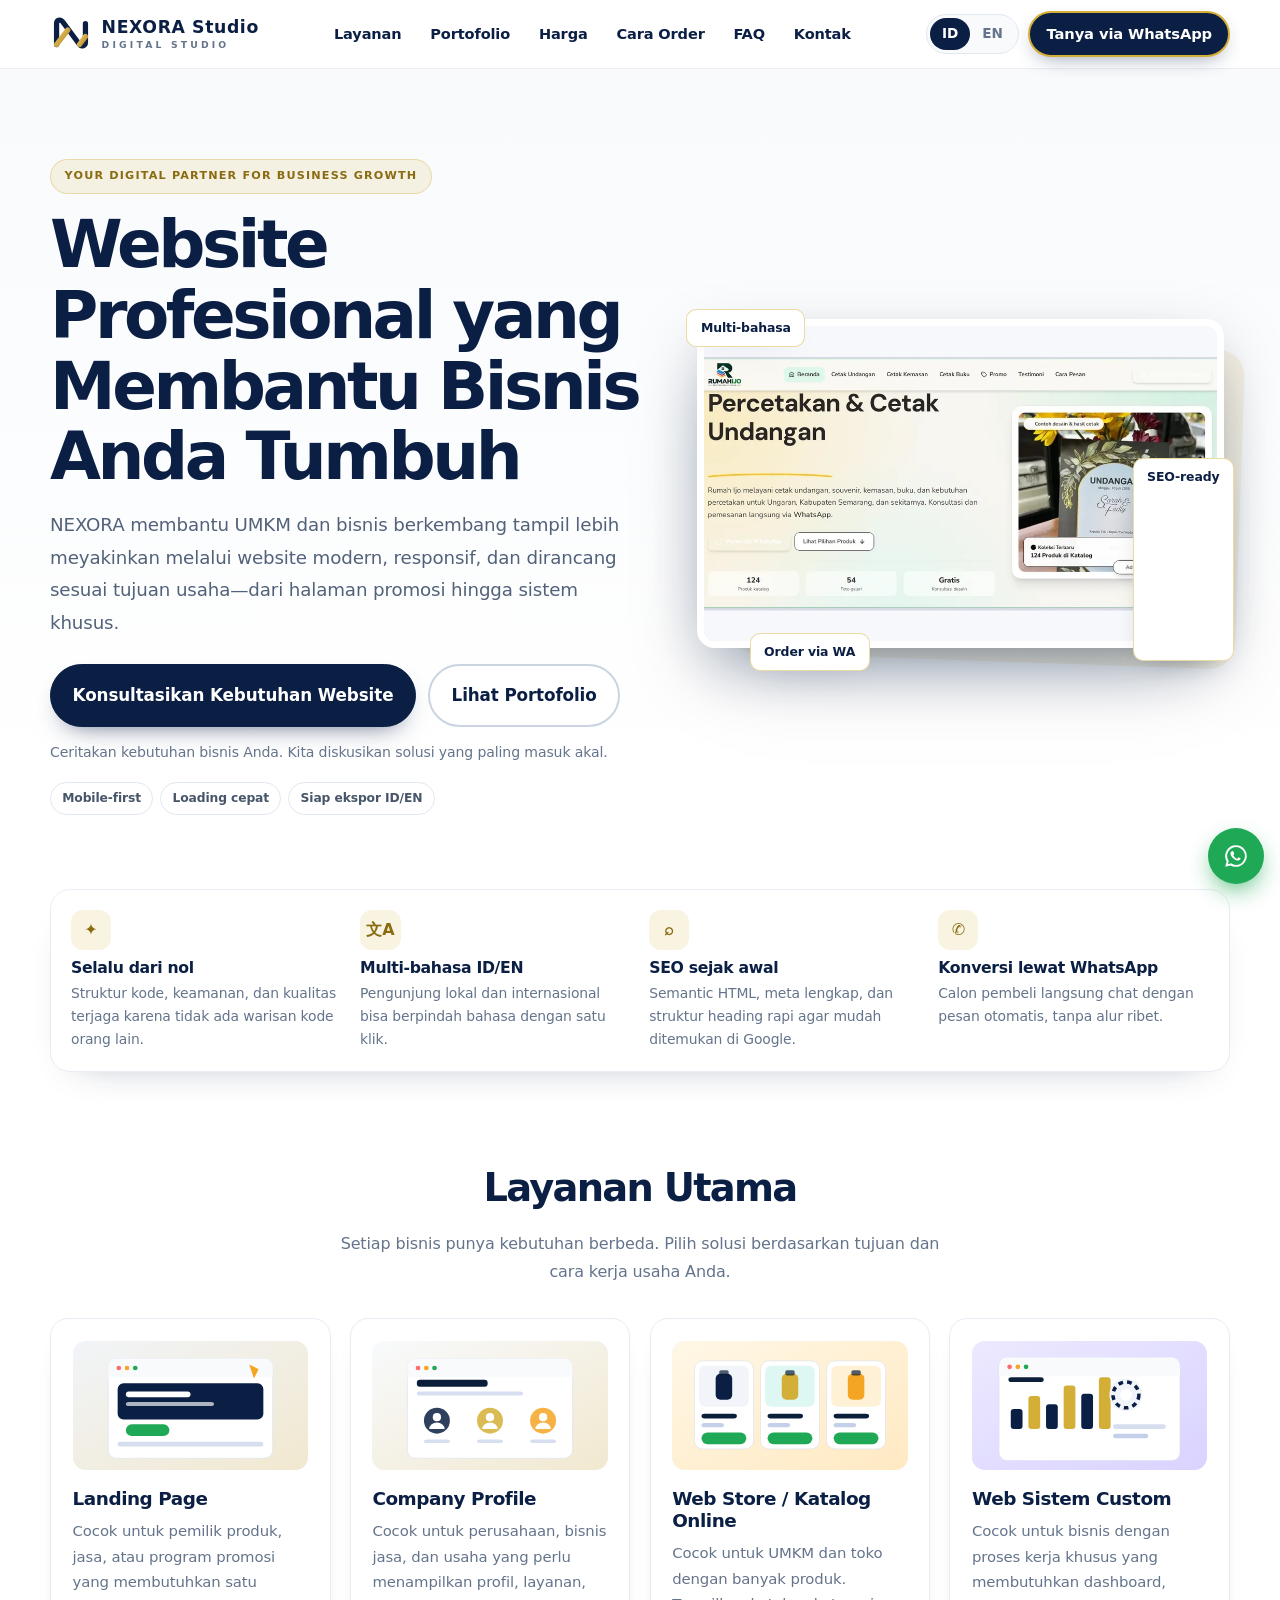
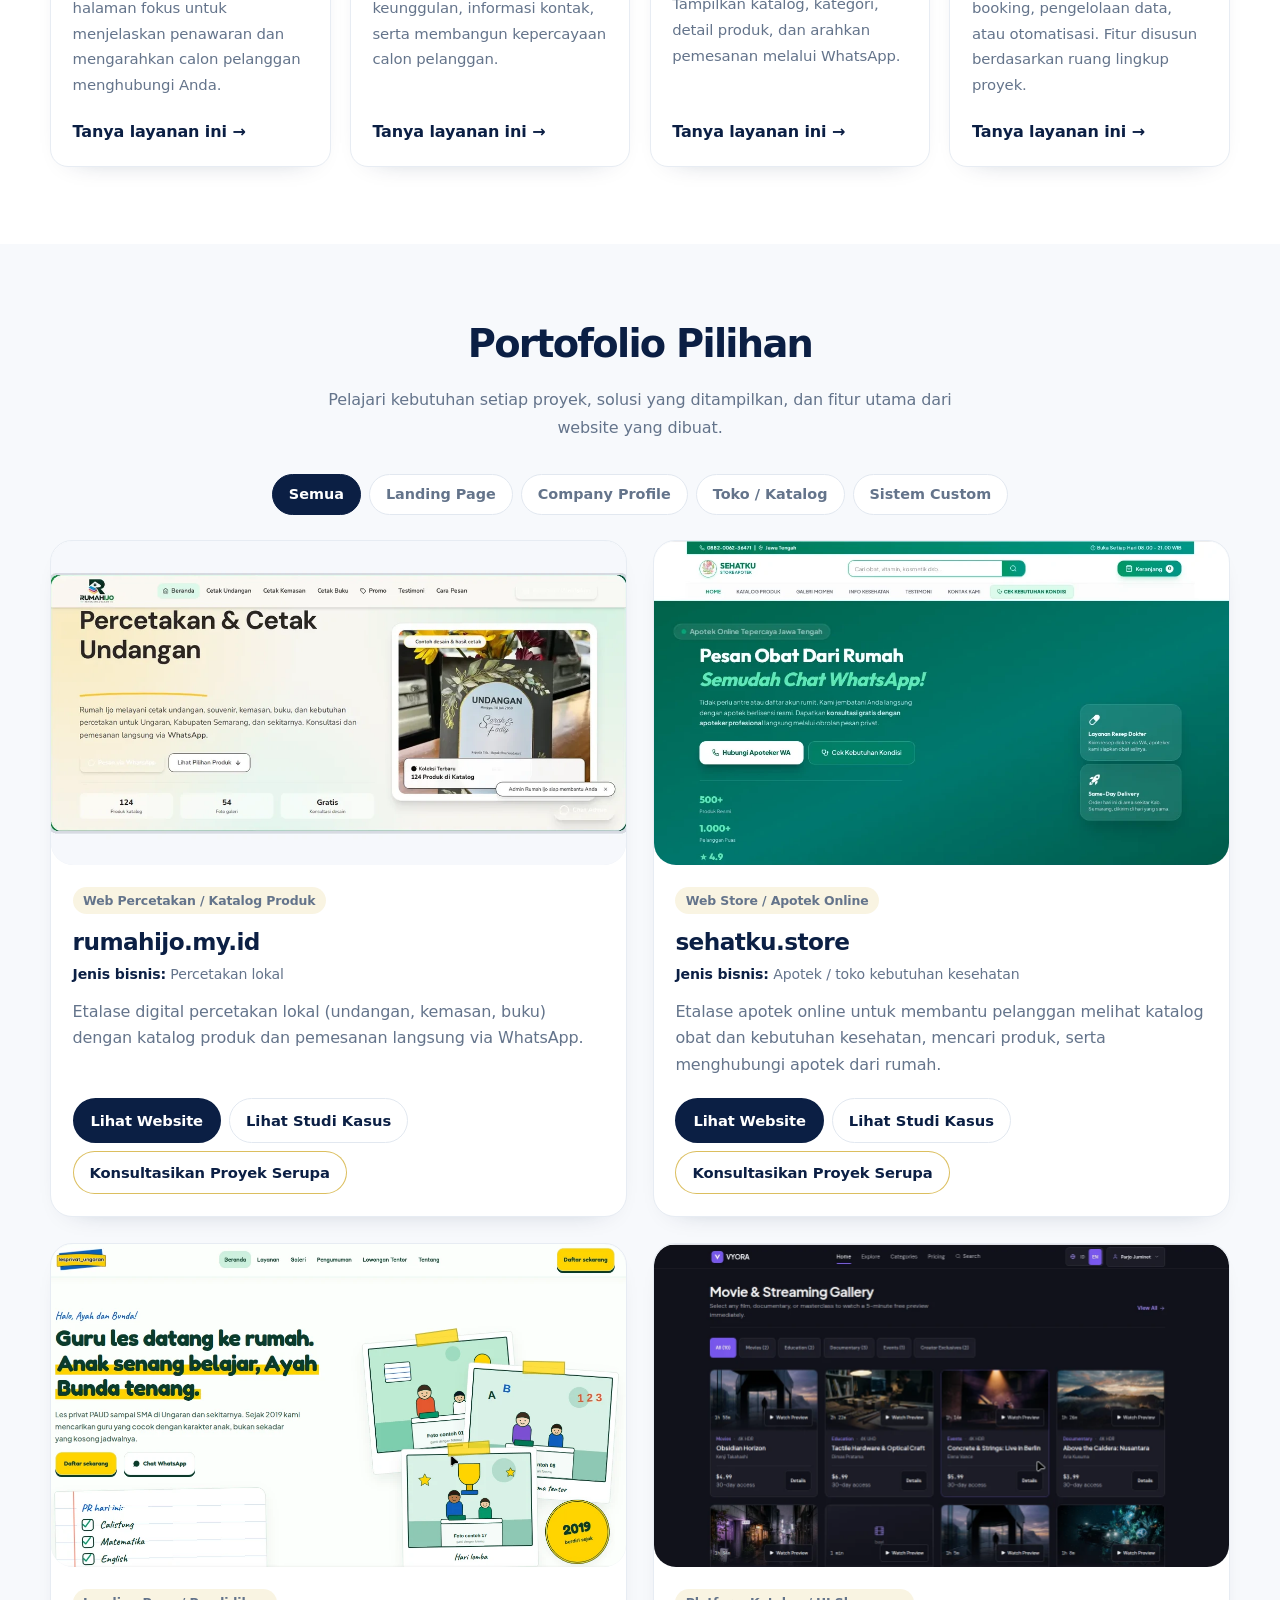
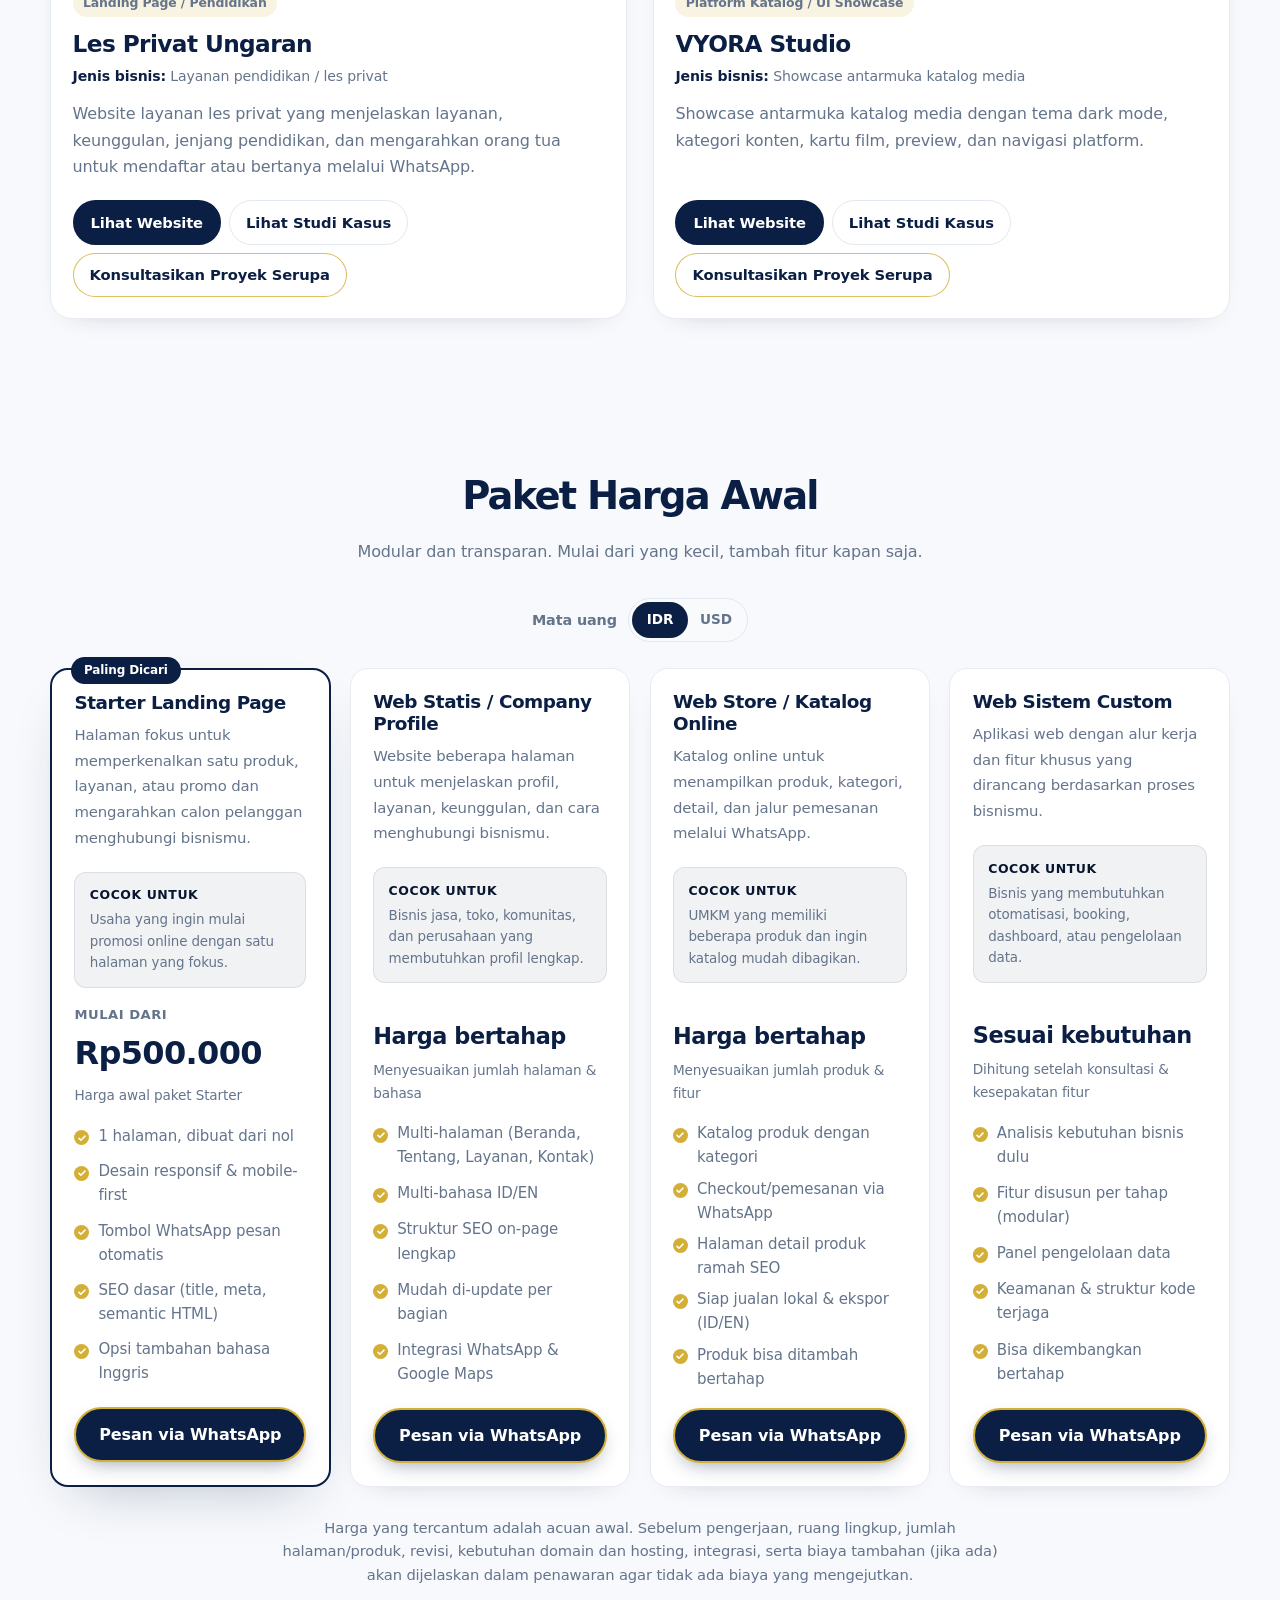
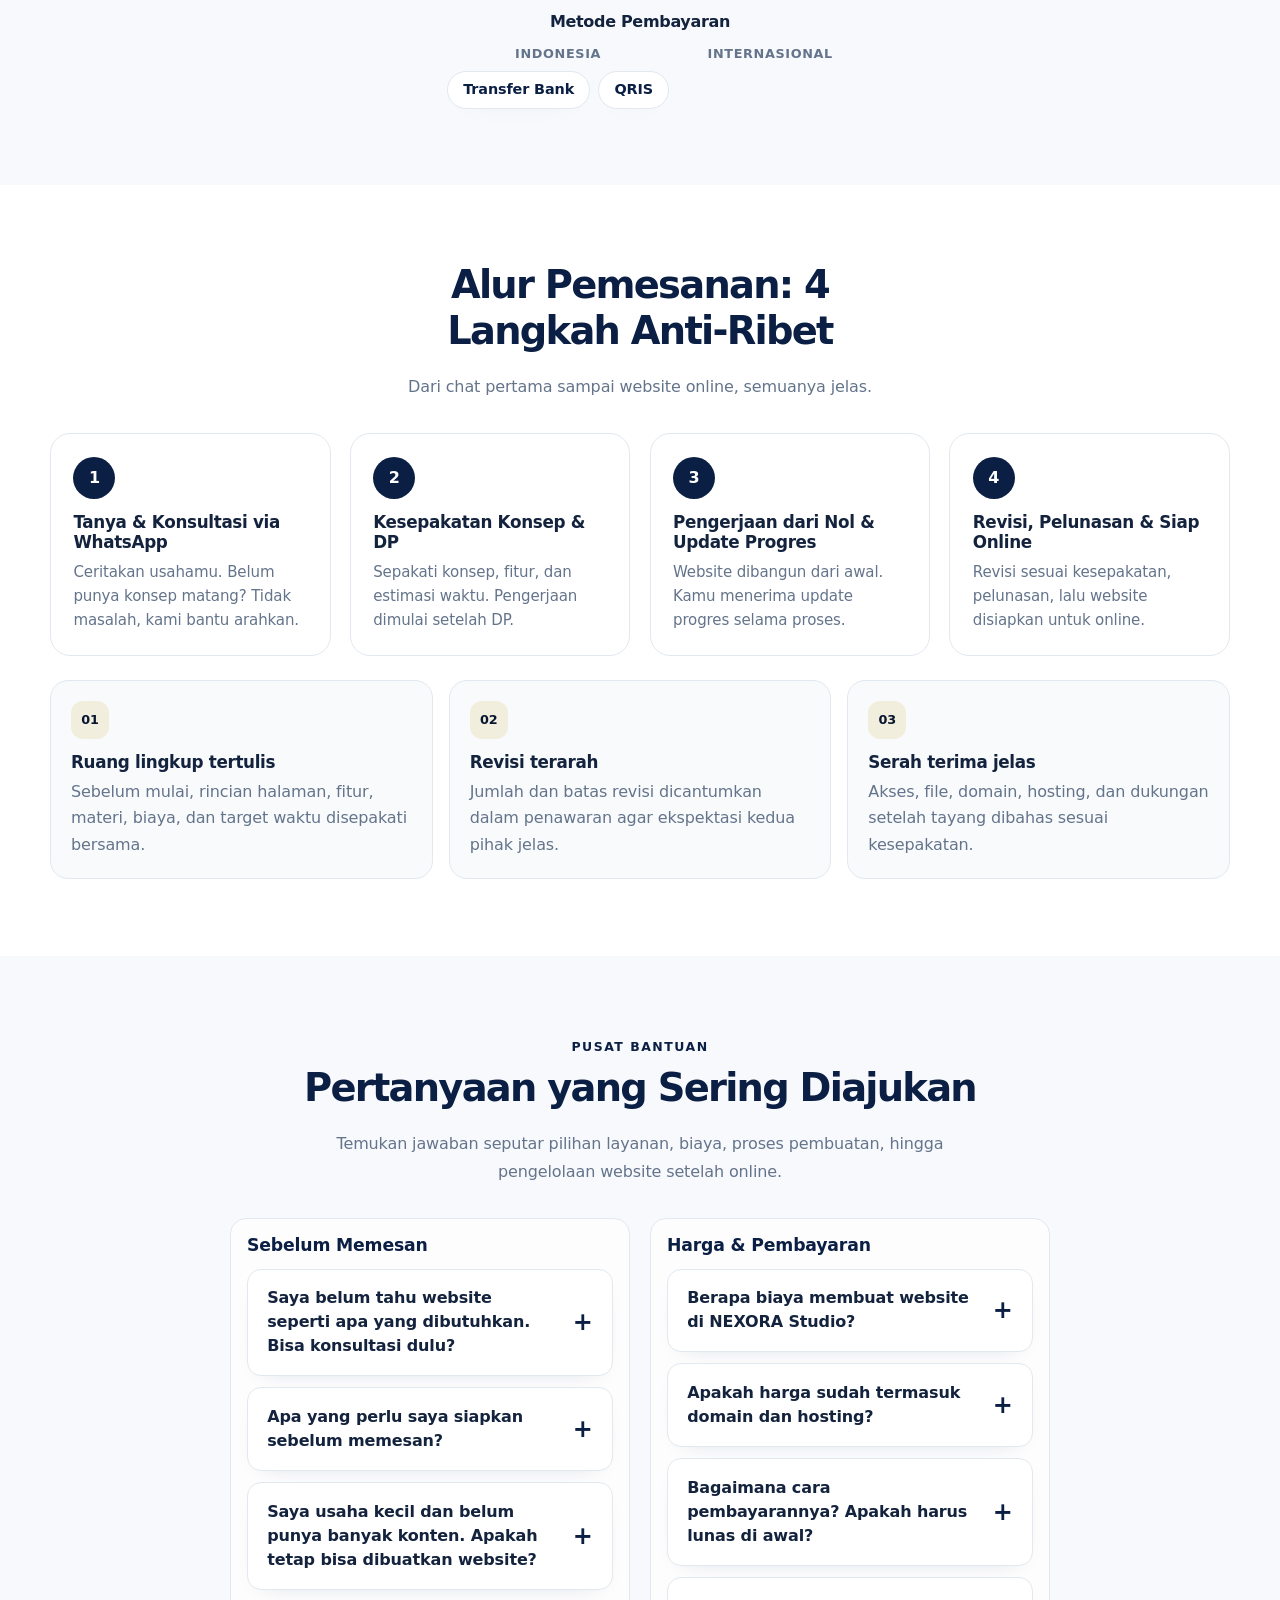
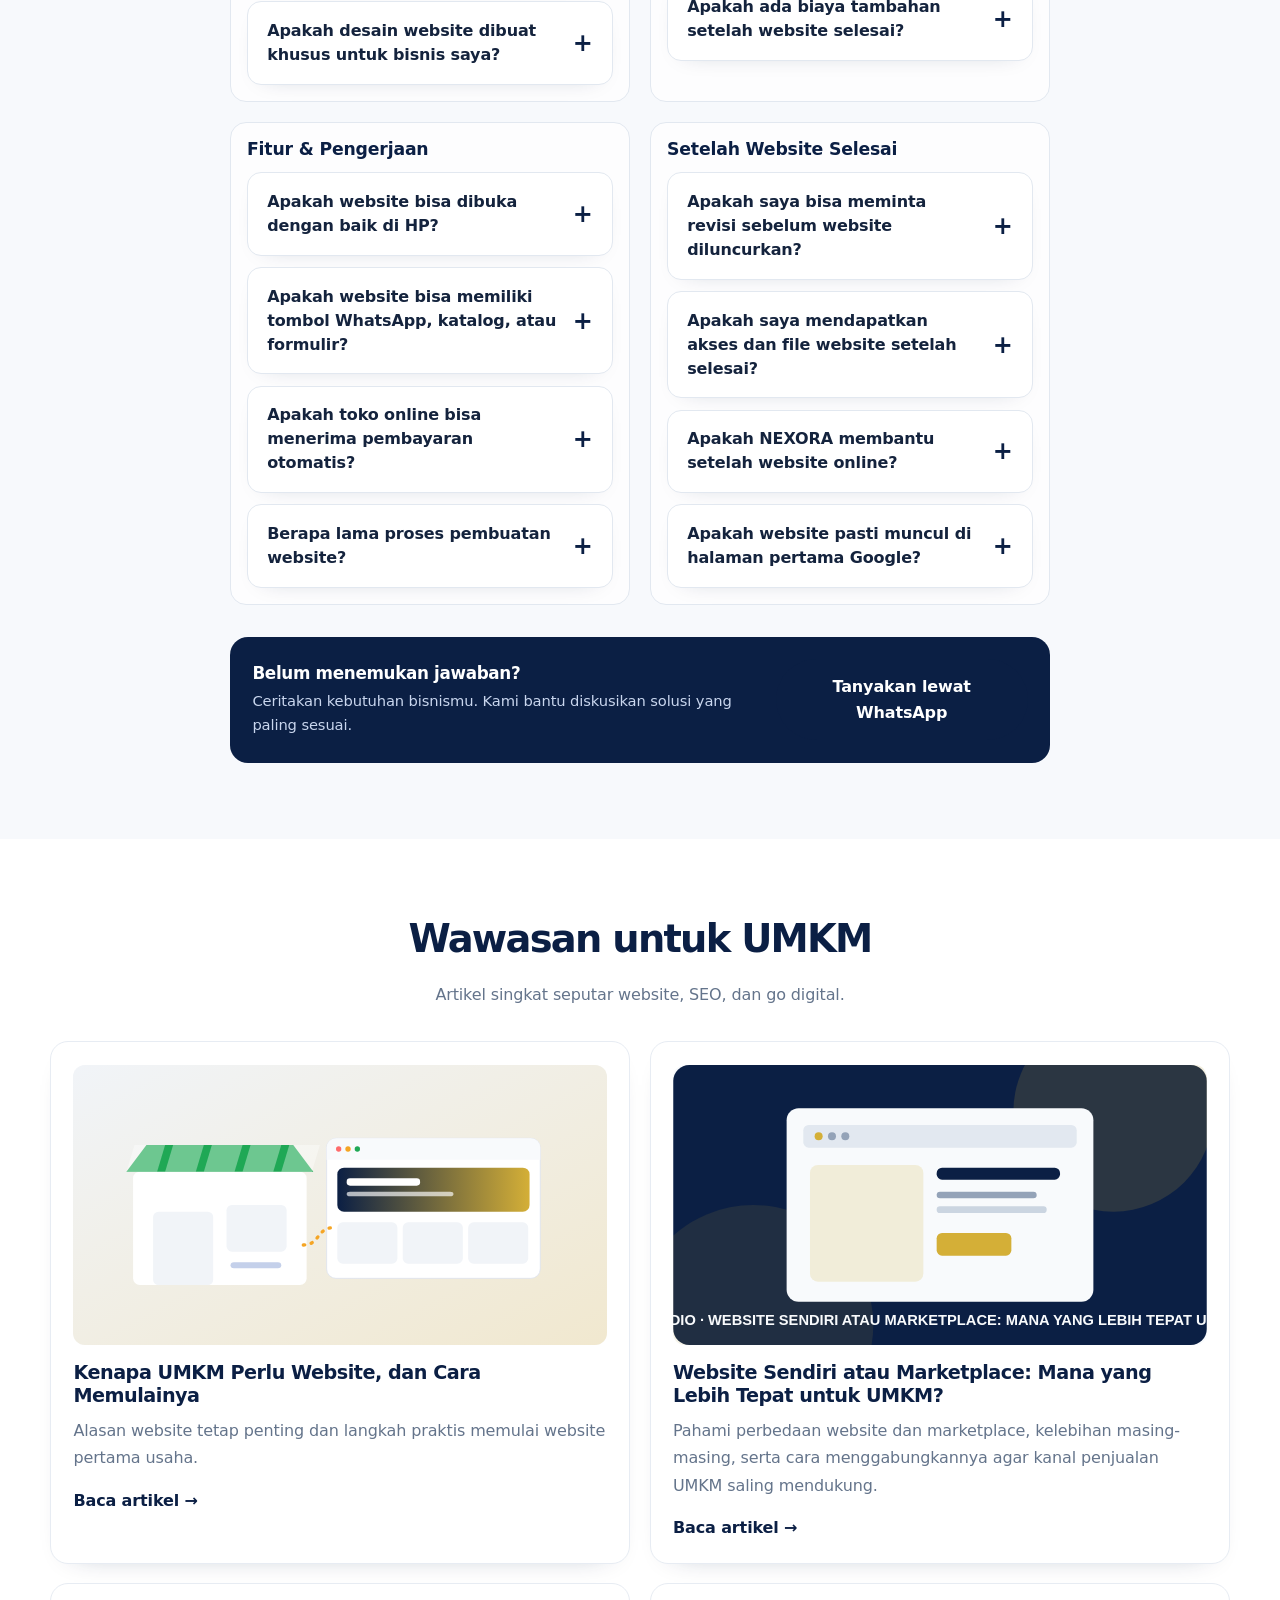
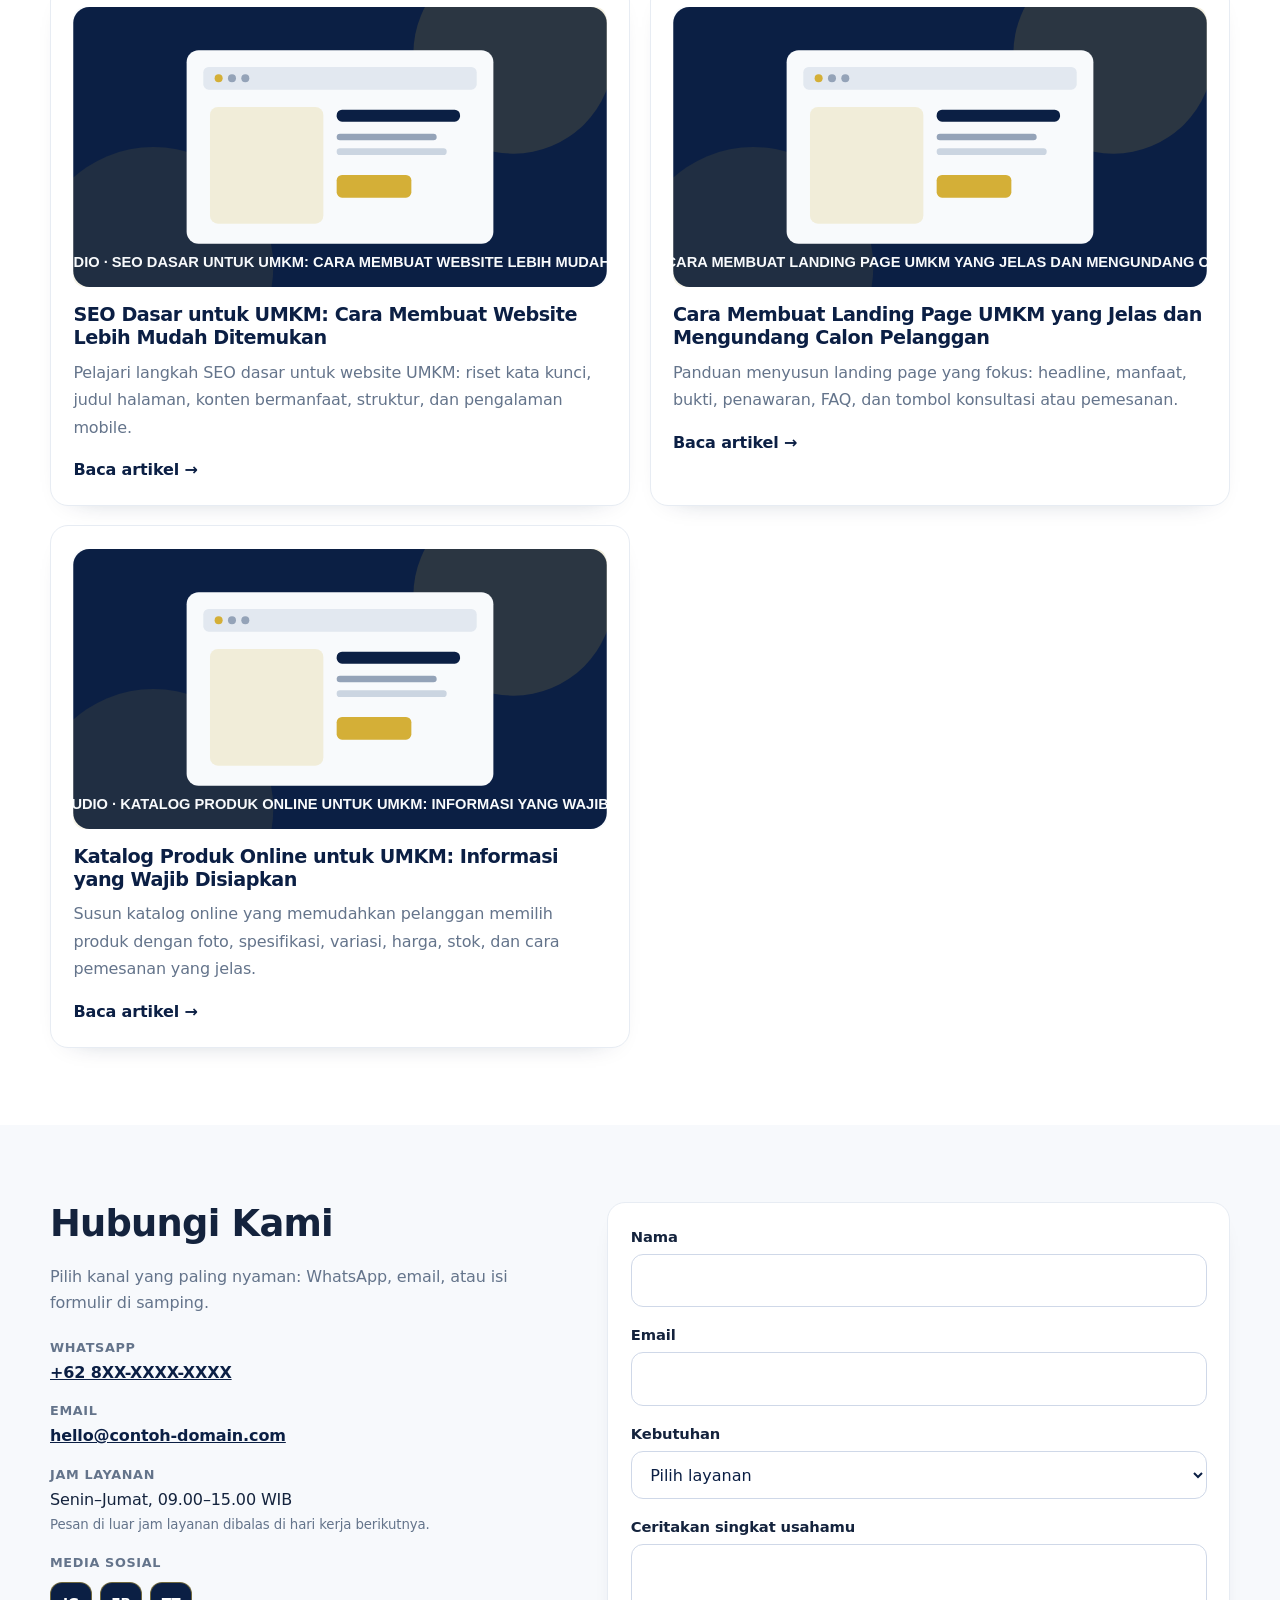
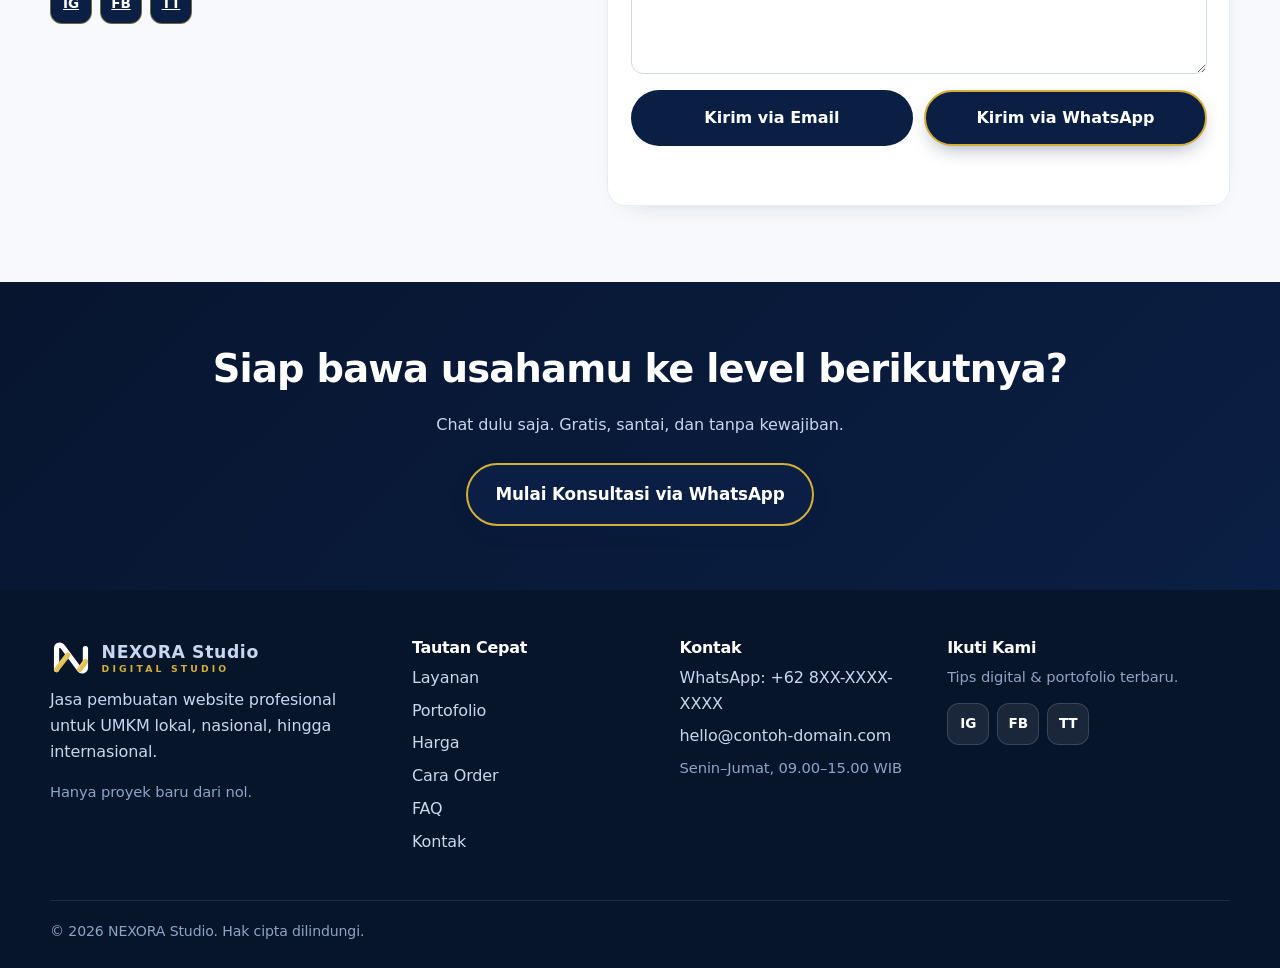
<file: index.html>
<!DOCTYPE html>
<html lang="id">
<head>
  <meta charset="utf-8">
  <meta name="viewport" content="width=device-width, initial-scale=1">
  <script>document.documentElement.classList.add('js');</script>

  <!-- ===== SEO ON-PAGE (teks ID = default untuk crawler; script.js menukar ke EN) ===== -->
  <title>Jasa Pembuatan Website UMKM Profesional | Dari Nol, Multi-Bahasa, SEO-Ready</title>
  <meta name="description" content="Jasa pembuatan website profesional untuk UMKM: landing page, company profile, toko online, dan sistem custom. Dibuat dari nol, multi-bahasa ID/EN, ramah SEO, mulai Rp500.000. Konsultasi gratis via WhatsApp.">
  <meta name="keywords" content="jasa pembuatan website, jasa buat website UMKM, website UMKM, landing page murah, company profile, toko online, website multi bahasa, jasa SEO, website siap ekspor, web developer Indonesia">
  <meta name="robots" content="index, follow, max-image-preview:large">
  <meta name="theme-color" content="#0B1F44">

  <!-- GANTI contoh-domain.com dengan domain final -->
  <link rel="canonical" href="https://www.contoh-domain.com/">
  <link rel="alternate" hreflang="id" href="https://www.contoh-domain.com/">
  <link rel="alternate" hreflang="en" href="https://www.contoh-domain.com/en/">
  <link rel="alternate" hreflang="x-default" href="https://www.contoh-domain.com/">

  <!-- Open Graph / Twitter -->
  <meta property="og:type" content="website">
  <meta property="og:site_name" content="NEXORA Studio">
  <meta property="og:locale" content="id_ID">
  <meta property="og:locale:alternate" content="en_US">
  <meta property="og:url" content="https://www.contoh-domain.com/">
  <meta property="og:title" content="Website Profesional untuk Bisnis yang Ingin Berkembang">
  <meta property="og:description" content="Website dari nol, multi-bahasa ID/EN, ramah SEO, harga terjangkau. Konsultasi gratis via WhatsApp.">
  <meta property="og:image" content="https://www.contoh-domain.com/assets/img/og-image.png">
  <meta property="og:image:width" content="1200">
  <meta property="og:image:height" content="630">
  <meta name="twitter:card" content="summary_large_image">
  <meta name="twitter:title" content="Website Profesional untuk Bisnis yang Ingin Berkembang">
  <meta name="twitter:description" content="Website dari nol, multi-bahasa ID/EN, ramah SEO, harga terjangkau. Konsultasi gratis via WhatsApp.">
  <meta name="twitter:image" content="https://www.contoh-domain.com/assets/img/og-image.png">

  <link rel="icon" href="assets/img/nexora-favicon.svg" type="image/svg+xml">
  <link rel="stylesheet" href="css/style.css">

  <!-- JSON-LD: ProfessionalService (GANTI name, url, telephone, sameAs) -->
  <script type="application/ld+json">
  {
    "@context": "https://schema.org",
    "@type": "ProfessionalService",
    "name": "NEXORA Studio",
    "url": "https://www.contoh-domain.com/",
    "image": "https://www.contoh-domain.com/assets/img/og-image.png",
    "description": "Jasa pembuatan website profesional untuk UMKM: landing page, company profile, toko online, dan sistem custom. Dibuat dari nol, multi-bahasa, ramah SEO.",
    "telephone": "+628XXXXXXXXXX",
    "priceRange": "Rp500.000+",
    "email": "hello@contoh-domain.com",
    "openingHoursSpecification": {
      "@type": "OpeningHoursSpecification",
      "dayOfWeek": ["Monday", "Tuesday", "Wednesday", "Thursday", "Friday"],
      "opens": "09:00",
      "closes": "15:00"
    },
    "areaServed": ["ID", "Worldwide"],
    "availableLanguage": ["Indonesian", "English"],
    "serviceType": ["Landing Page", "Company Profile Website", "Online Store / Catalog", "Custom Web System"],
    "knowsLanguage": ["id", "en"],
    "sameAs": [
      "https://instagram.com/usernamekamu",
      "https://tiktok.com/@usernamekamu",
      "https://facebook.com/usernamekamu",
      "https://youtube.com/@usernamekamu",
      "https://linkedin.com/company/usernamekamu",
      "https://x.com/usernamekamu"
    ],
    "hasOfferCatalog": {
      "@type": "OfferCatalog",
      "name": "NEXORA Studio — Website Development",
      "itemListElement": [
        { "@type": "Offer", "price": "500000", "priceCurrency": "IDR",
          "itemOffered": { "@type": "Service", "name": "Starter Landing Page" } },
        { "@type": "Offer", "itemOffered": { "@type": "Service", "name": "Web Statis / Company Profile" } },
        { "@type": "Offer", "itemOffered": { "@type": "Service", "name": "Web Store / Katalog Online" } },
        { "@type": "Offer", "itemOffered": { "@type": "Service", "name": "Web Sistem Custom" } }
      ]
    }
  }
  </script>
</head>

<body data-page-lang="id" data-root="">
  <a class="skip-link" href="#main" data-i18n="skip">Lewati ke konten utama</a>

  <!-- ================= NAVBAR ================= -->
  <header class="site-header" id="top">
    <div class="container header-inner">
      <a class="logo" href="#top" aria-label="NEXORA Studio — Beranda">
        <img class="logo-mark" src="assets/img/nexora-mark.svg" alt="" width="42" height="42">
        <span class="logo-word"><strong data-brand>NEXORA Studio</strong><small>Digital Studio</small></span>
      </a>

      <nav id="primaryNav" class="nav" aria-label="Navigasi utama" data-i18n-attr="aria-label:nav.main">
        <ul>
          <li><a href="#layanan" data-i18n="nav.services">Layanan</a></li>
          <li><a href="#portofolio" data-i18n="nav.portfolio">Portofolio</a></li>
          <li><a href="#harga" data-i18n="nav.pricing">Harga</a></li>
          <li><a href="#cara-order" data-i18n="nav.process">Cara Order</a></li>
          <li><a href="#faq" data-i18n="nav.faq">FAQ</a></li>
          <li><a href="#kontak" data-i18n="nav.contact">Kontak</a></li>
        </ul>
        <a class="btn btn-wa btn-sm nav-cta-mobile" href="#" data-wa="general" target="_blank" rel="noopener" data-i18n="nav.cta">Tanya via WhatsApp</a>
      </nav>

      <div class="header-actions">
        <div class="lang-switch" role="group" aria-label="Pilih bahasa" data-i18n-attr="aria-label:nav.lang">
          <button type="button" data-lang="id" aria-pressed="true">ID</button>
          <button type="button" data-lang="en" aria-pressed="false">EN</button>
        </div>
        <a class="btn btn-wa btn-sm nav-cta-desktop" href="#" data-wa="general" target="_blank" rel="noopener" data-i18n="nav.cta">Tanya via WhatsApp</a>
        <button type="button" id="menuBtn" class="menu-btn" aria-expanded="false" aria-controls="primaryNav" aria-label="Buka menu" data-i18n-attr="aria-label:nav.menu">
          <span></span><span></span><span></span>
        </button>
      </div>
    </div>
  </header>

  <main id="main">
    <!-- ================= HERO ================= -->
    <section class="hero" aria-labelledby="hero-title">
      <div class="container hero-grid">
        <div class="hero-copy">
          <p class="badge" data-i18n="hero.badge">Partner Digital untuk Bisnis Bertumbuh</p>
          <h1 id="hero-title" data-i18n="hero.title">Website Profesional untuk Bisnis yang Ingin Berkembang</h1>
          <p class="lead" data-i18n="hero.sub">Kami membantu UMKM dan bisnis kecil membangun kehadiran digital yang profesional melalui website modern, responsif, dan sesuai kebutuhan usaha.</p>
          <div class="hero-actions">
            <a class="btn btn-wa btn-lg" href="#" data-wa="consult" target="_blank" rel="noopener" data-i18n="hero.cta1">Konsultasi Gratis via WA</a>
            <a class="btn btn-ghost btn-lg" href="#portofolio" data-i18n="hero.cta2">Lihat Contoh Karya</a>
          </div>
          <p class="hero-note" data-i18n="hero.note">Belum punya konsep? Tenang, tanya-tanya dulu saja.</p>
          <ul class="chips">
            <li data-i18n="hero.chip1">Mobile-first</li>
            <li data-i18n="hero.chip2">Loading cepat</li>
            <li data-i18n="hero.chip3">Siap ekspor ID/EN</li>
          </ul>
        </div>

        <div class="hero-visual" aria-hidden="true">
          <img class="hero-art" src="assets/img/portfolio/rumahijo.webp" alt="Contoh tampilan website Rumahijo yang dikembangkan NEXORA Studio" width="1200" height="675" fetchpriority="high" decoding="async">
          <span class="float-card fc-1" data-i18n="hero.fc1">Multi-bahasa</span>
          <span class="float-card fc-2" data-i18n="hero.fc2">SEO-ready</span>
          <span class="float-card fc-3" data-i18n="hero.fc3">Order via WA</span>
        </div>
      </div>
    </section>

    <!-- ================= KENAPA KAMI ================= -->
    <section class="why" aria-labelledby="why-title">
      <div class="container">
        <h2 id="why-title" class="sr-only" data-i18n="why.title">Kenapa UMKM memilih kami</h2>
        <div class="why-grid">
          <article class="why-item reveal"><span class="ico" aria-hidden="true">✦</span><h3 data-i18n="why.1.t">Selalu dari nol</h3><p data-i18n="why.1.d"></p></article>
          <article class="why-item reveal"><span class="ico" aria-hidden="true">文A</span><h3 data-i18n="why.2.t">Multi-bahasa ID/EN</h3><p data-i18n="why.2.d"></p></article>
          <article class="why-item reveal"><span class="ico" aria-hidden="true">⌕</span><h3 data-i18n="why.3.t">SEO sejak awal</h3><p data-i18n="why.3.d"></p></article>
          <article class="why-item reveal"><span class="ico" aria-hidden="true">✆</span><h3 data-i18n="why.4.t">Konversi lewat WhatsApp</h3><p data-i18n="why.4.d"></p></article>
        </div>
      </div>
    </section>

    <!-- ================= LAYANAN ================= -->
    <section id="layanan" class="section" aria-labelledby="services-title">
      <div class="container">
        <header class="section-head reveal">
          <h2 id="services-title" data-i18n="services.title">Layanan Utama</h2>
          <p data-i18n="services.sub">Pilih sesuai tahap usahamu. Bisa mulai kecil, lalu berkembang bertahap.</p>
        </header>
        <div class="grid grid-4">
          <article class="card service reveal">
            <img class="card-media" src="assets/img/service-landing.svg" alt="" width="400" height="220" loading="lazy" decoding="async">
            <h3 data-i18n="services.1.t">Landing Page</h3>
            <p data-i18n="services.1.d"></p>
            <a class="link-arrow" href="#" data-wa="service:1" target="_blank" rel="noopener" data-i18n="services.ask">Tanya layanan ini</a>
          </article>
          <article class="card service reveal">
            <img class="card-media" src="assets/img/service-company.svg" alt="" width="400" height="220" loading="lazy" decoding="async">
            <h3 data-i18n="services.2.t">Company Profile</h3>
            <p data-i18n="services.2.d"></p>
            <a class="link-arrow" href="#" data-wa="service:2" target="_blank" rel="noopener" data-i18n="services.ask">Tanya layanan ini</a>
          </article>
          <article class="card service reveal">
            <img class="card-media" src="assets/img/service-store.svg" alt="" width="400" height="220" loading="lazy" decoding="async">
            <h3 data-i18n="services.3.t">Web Store / Katalog Online</h3>
            <p data-i18n="services.3.d"></p>
            <a class="link-arrow" href="#" data-wa="service:3" target="_blank" rel="noopener" data-i18n="services.ask">Tanya layanan ini</a>
          </article>
          <article class="card service reveal">
            <img class="card-media" src="assets/img/service-custom.svg" alt="" width="400" height="220" loading="lazy" decoding="async">
            <h3 data-i18n="services.4.t">Web Sistem Custom</h3>
            <p data-i18n="services.4.d"></p>
            <a class="link-arrow" href="#" data-wa="service:4" target="_blank" rel="noopener" data-i18n="services.ask">Tanya layanan ini</a>
          </article>
        </div>
      </div>
    </section>

    <!-- ================= PORTOFOLIO (dirender dari js/config.js) ================= -->
    <section id="portofolio" class="section section-alt" aria-labelledby="portfolio-title">
      <div class="container">
        <header class="section-head reveal">
          <h2 id="portfolio-title" data-i18n="portfolio.title">Portofolio Pilihan</h2>
          <p data-i18n="portfolio.sub">Karya murni dari nol. Buka langsung dan rasakan sendiri kecepatannya.</p>
        </header>
        <div id="portfolioFilters" class="filters" role="group" aria-label="Filter portofolio" data-i18n-attr="aria-label:portfolio.filterLabel"></div>
        <div id="portfolioGrid" class="grid grid-2"></div>
      </div>
    </section>

    <!-- ================= TESTIMONI (dirender dari js/config.js) ================= -->
    <section id="testimoni" class="section" aria-labelledby="testi-title">
      <div class="container">
        <header class="section-head reveal">
          <h2 id="testi-title" data-i18n="testi.title">Kata Klien</h2>
          <p data-i18n="testi.sub"></p>
        </header>
        <div id="testiGrid" class="grid grid-3"></div>
        <p id="testiNote" class="fine-print sample-note" hidden data-i18n="testi.sample"></p>
      </div>
    </section>

    <!-- ================= HARGA (dirender dari js/config.js) ================= -->
    <section id="harga" class="section section-alt" aria-labelledby="pricing-title">
      <div class="container">
        <header class="section-head reveal">
          <h2 id="pricing-title" data-i18n="pricing.title">Paket Harga Awal</h2>
          <p data-i18n="pricing.sub">Modular dan transparan. Mulai dari yang kecil, tambah fitur kapan saja.</p>
        </header>
        <div class="currency-bar">
          <span data-i18n="pricing.currency">Mata uang</span>
          <div id="currencySwitch" class="seg" role="group" aria-label="Mata uang">
            <button type="button" data-currency="IDR" aria-pressed="true">IDR</button>
            <button type="button" data-currency="USD" aria-pressed="false">USD</button>
          </div>
        </div>
        <div id="pricingGrid" class="grid grid-4 pricing"></div>
        <p class="fine-print" data-i18n="pricing.note"></p>
        <div id="payBlock" class="pay-block"></div>
      </div>
    </section>

    <!-- ================= CARA ORDER ================= -->
    <section id="cara-order" class="section" aria-labelledby="process-title">
      <div class="container">
        <header class="section-head reveal">
          <h2 id="process-title" data-i18n="process.title">Alur Pemesanan: 4 Langkah Anti-Ribet</h2>
          <p data-i18n="process.sub"></p>
        </header>
        <ol class="steps">
          <li class="step reveal"><span class="step-no">1</span><h3 data-i18n="process.1.t"></h3><p data-i18n="process.1.d"></p></li>
          <li class="step reveal"><span class="step-no">2</span><h3 data-i18n="process.2.t"></h3><p data-i18n="process.2.d"></p></li>
          <li class="step reveal"><span class="step-no">3</span><h3 data-i18n="process.3.t"></h3><p data-i18n="process.3.d"></p></li>
          <li class="step reveal"><span class="step-no">4</span><h3 data-i18n="process.4.t"></h3><p data-i18n="process.4.d"></p></li>
        </ol>
        <div class="trust-grid" aria-label="Ketentuan pengerjaan">
          <article class="trust-card"><span class="trust-icon" aria-hidden="true">01</span><h3 data-i18n="trust.scope.t">Ruang lingkup tertulis</h3><p data-i18n="trust.scope.d">Sebelum mulai, rincian halaman, fitur, materi, biaya, dan target waktu disepakati bersama.</p></article>
          <article class="trust-card"><span class="trust-icon" aria-hidden="true">02</span><h3 data-i18n="trust.revision.t">Revisi terarah</h3><p data-i18n="trust.revision.d">Jumlah dan batas revisi dicantumkan dalam penawaran agar ekspektasi kedua pihak jelas.</p></article>
          <article class="trust-card"><span class="trust-icon" aria-hidden="true">03</span><h3 data-i18n="trust.handover.t">Serah terima jelas</h3><p data-i18n="trust.handover.d">Sebelum peluncuran, akses, file, domain, hosting, dan dukungan setelah tayang dibahas sesuai kesepakatan.</p></article>
        </div>
      </div>
    </section>

    <!-- ================= FAQ ================= -->
    <section id="faq" class="section section-alt" aria-labelledby="faq-title">
      <div class="container narrow">
        <header class="section-head reveal">
          <span class="eyebrow" data-i18n="faq.eyebrow">Pusat Bantuan</span>
          <h2 id="faq-title" data-i18n="faq.title">Ada yang ingin ditanyakan?</h2>
          <p data-i18n="faq.sub"></p>
        </header>
        <div class="faq-groups">
          <section class="faq-group" aria-labelledby="faq-group-start">
            <h3 id="faq-group-start" data-i18n="faq.group1">Sebelum Memesan</h3>
            <div class="faq">
              <details class="reveal"><summary data-i18n="faq.q1"></summary><p data-i18n="faq.a1"></p></details>
              <details class="reveal"><summary data-i18n="faq.q2"></summary><p data-i18n="faq.a2"></p></details>
              <details class="reveal"><summary data-i18n="faq.q3"></summary><p data-i18n="faq.a3"></p></details>
              <details class="reveal"><summary data-i18n="faq.q4"></summary><p data-i18n="faq.a4"></p></details>
            </div>
          </section>
          <section class="faq-group" aria-labelledby="faq-group-price">
            <h3 id="faq-group-price" data-i18n="faq.group2">Harga & Pembayaran</h3>
            <div class="faq">
              <details class="reveal"><summary data-i18n="faq.q5"></summary><p data-i18n="faq.a5"></p></details>
              <details class="reveal"><summary data-i18n="faq.q6"></summary><p data-i18n="faq.a6"></p></details>
              <details class="reveal"><summary data-i18n="faq.q7"></summary><p data-i18n="faq.a7"></p></details>
              <details class="reveal"><summary data-i18n="faq.q8"></summary><p data-i18n="faq.a8"></p></details>
            </div>
          </section>
          <section class="faq-group" aria-labelledby="faq-group-feature">
            <h3 id="faq-group-feature" data-i18n="faq.group3">Fitur & Pengerjaan</h3>
            <div class="faq">
              <details class="reveal"><summary data-i18n="faq.q9"></summary><p data-i18n="faq.a9"></p></details>
              <details class="reveal"><summary data-i18n="faq.q10"></summary><p data-i18n="faq.a10"></p></details>
              <details class="reveal"><summary data-i18n="faq.q11"></summary><p data-i18n="faq.a11"></p></details>
              <details class="reveal"><summary data-i18n="faq.q12"></summary><p data-i18n="faq.a12"></p></details>
            </div>
          </section>
          <section class="faq-group" aria-labelledby="faq-group-after">
            <h3 id="faq-group-after" data-i18n="faq.group4">Setelah Website Selesai</h3>
            <div class="faq">
              <details class="reveal"><summary data-i18n="faq.q13"></summary><p data-i18n="faq.a13"></p></details>
              <details class="reveal"><summary data-i18n="faq.q14"></summary><p data-i18n="faq.a14"></p></details>
              <details class="reveal"><summary data-i18n="faq.q15"></summary><p data-i18n="faq.a15"></p></details>
              <details class="reveal"><summary data-i18n="faq.q16"></summary><p data-i18n="faq.a16"></p></details>
            </div>
          </section>
        </div>
        <div class="faq-help reveal">
          <div><h3 data-i18n="faq.helpTitle">Belum menemukan jawaban?</h3><p data-i18n="faq.helpText">Ceritakan kebutuhan bisnismu. Kami bantu diskusikan solusi yang paling sesuai.</p></div>
          <a class="btn btn-primary" href="#" data-wa="general" target="_blank" rel="noopener" data-i18n="faq.helpCta">Tanyakan lewat WhatsApp</a>
        </div>
      </div>
    </section>

    <!-- ================= BLOG (dirender dari js/config.js) ================= -->
    <section id="artikel" class="section" aria-labelledby="blog-title" hidden>
      <div class="container">
        <header class="section-head reveal">
          <h2 id="blog-title" data-i18n="blog.title">Wawasan untuk UMKM</h2>
          <p data-i18n="blog.sub"></p>
        </header>
        <div id="blogGrid" class="grid grid-2"></div>
      </div>
    </section>

    <!-- ================= KONTAK ================= -->
    <section id="kontak" class="section section-alt" aria-labelledby="contact-title">
      <div class="container contact-grid">
        <div class="contact-info reveal">
          <h2 id="contact-title" data-i18n="contact.title">Hubungi Kami</h2>
          <p data-i18n="contact.sub"></p>
          <ul class="contact-list">
            <li><span class="cl-label">WhatsApp</span><a href="#" data-wa="general" target="_blank" rel="noopener"><span data-wa-display>+62 8XX-XXXX-XXXX</span></a></li>
            <li><span class="cl-label">Email</span><a id="contactEmail" href="#"></a></li>
            <li><span class="cl-label" data-i18n="contact.hoursTitle">Jam Layanan</span><span data-i18n="hours.text">Senin–Jumat, 09.00–15.00 WIB</span><small data-i18n="hours.note"></small></li>
          </ul>
          <div class="contact-social-block">
            <span class="cl-label">Media Sosial</span>
            <ul id="contactSocialList" class="social" aria-label="Media sosial NEXORA Studio"></ul>
          </div>
        </div>

        <form id="contactForm" class="contact-form card reveal" method="post" action="#">
          <div class="field">
            <label for="cf-name" data-i18n="contact.name">Nama</label>
            <input id="cf-name" name="name" type="text" autocomplete="name" required maxlength="80">
          </div>
          <div class="field">
            <label for="cf-email" data-i18n="contact.email">Email</label>
            <input id="cf-email" name="email" type="email" autocomplete="email" inputmode="email" maxlength="120">
          </div>
          <div class="field">
            <label for="cf-service" data-i18n="contact.service">Kebutuhan</label>
            <select id="cf-service" name="service">
              <option value="" data-i18n="contact.pick">Pilih layanan</option>
              <option value="1" data-i18n="services.1.t">Landing Page</option>
              <option value="2" data-i18n="services.2.t">Web Statis / Company Profile</option>
              <option value="3" data-i18n="services.3.t">Web Store / Katalog Online</option>
              <option value="4" data-i18n="services.4.t">Web Sistem Custom</option>
              <option value="0" data-i18n="contact.unsure">Belum tahu, mau konsultasi dulu</option>
            </select>
          </div>
          <div class="field">
            <label for="cf-message" data-i18n="contact.message">Ceritakan singkat usahamu</label>
            <textarea id="cf-message" name="message" rows="4" required maxlength="1200"></textarea>
          </div>
          <div class="hp" aria-hidden="true"><label>Website <input type="text" name="website" tabindex="-1" autocomplete="off"></label></div>
          <div class="form-actions">
            <button type="submit" class="btn btn-primary" data-i18n="contact.send">Kirim via Email</button>
            <button type="button" id="cfWa" class="btn btn-wa" data-i18n="contact.sendWa">Kirim via WhatsApp</button>
          </div>
          <p id="formStatus" class="form-status" role="status" aria-live="polite"></p>
        </form>
      </div>
    </section>

    <!-- ================= CTA PENUTUP ================= -->
    <section class="cta-band" aria-labelledby="cta-title">
      <div class="container cta-inner">
        <h2 id="cta-title" data-i18n="cta.title">Siap bawa usahamu ke level berikutnya?</h2>
        <p data-i18n="cta.sub"></p>
        <a class="btn btn-wa btn-lg" href="#" data-wa="consult" target="_blank" rel="noopener" data-i18n="cta.btn">Mulai Konsultasi via WhatsApp</a>
      </div>
    </section>
  </main>

  <!-- ================= FOOTER ================= -->
  <footer class="site-footer">
    <div class="container footer-grid">
      <div>
        <a class="logo logo-light" href="#top"><img class="logo-mark" src="assets/img/nexora-mark-light.svg" alt="" width="42" height="42"><span class="logo-word"><strong data-brand>NEXORA Studio</strong><small>Digital Studio</small></span></a>
        <p data-i18n="footer.about">Jasa pembuatan website profesional untuk UMKM.</p>
        <p class="muted" data-i18n="footer.fromScratch"></p>
      </div>
      <nav aria-label="Footer">
        <h3 data-i18n="footer.links">Tautan Cepat</h3>
        <ul>
          <li><a href="#layanan" data-i18n="nav.services">Layanan</a></li>
          <li><a href="#portofolio" data-i18n="nav.portfolio">Portofolio</a></li>
          <li><a href="#harga" data-i18n="nav.pricing">Harga</a></li>
          <li><a href="#cara-order" data-i18n="nav.process">Cara Order</a></li>
          <li><a href="#faq" data-i18n="nav.faq">FAQ</a></li>
          <li><a href="#kontak" data-i18n="nav.contact">Kontak</a></li>
        </ul>
      </nav>
      <div>
        <h3 data-i18n="footer.contact">Kontak</h3>
        <ul>
          <li><a href="#" data-wa="general" target="_blank" rel="noopener">WhatsApp: <span data-wa-display>+62 8XX-XXXX-XXXX</span></a></li>
          <li id="footerEmail" hidden></li>
          <li class="muted" data-i18n="hours.text">Senin–Jumat, 09.00–15.00 WIB</li>
        </ul>
      </div>
      <div>
        <h3 data-i18n="footer.social">Ikuti Kami</h3>
        <p class="muted" data-i18n="footer.socialNote"></p>
        <ul id="socialList" class="social"></ul>
      </div>
    </div>
    <div class="container footer-bottom">
      <p>© <span id="year">2026</span> <span data-brand>NEXORA Studio</span>. <span data-i18n="footer.rights">Hak cipta dilindungi.</span></p>
    </div>
  </footer>

  <a class="wa-float" href="#" data-wa="general" target="_blank" rel="noopener" aria-label="Chat WhatsApp" data-i18n-attr="aria-label:wa.float">
    <svg width="26" height="26" viewBox="0 0 24 24" fill="#fff" aria-hidden="true"><path d="M12 2a10 10 0 0 0-8.6 15.1L2 22l5-1.3A10 10 0 1 0 12 2zm0 18.2c-1.5 0-3-.4-4.2-1.2l-.3-.2-3 .8.8-2.9-.2-.3A8.2 8.2 0 1 1 12 20.200zm4.5-6.100c-.2-.1-1.500-.7-1.700-.8-.2-.1-.4-.1-.6.1l-.8 1c-.1.200-.3.200-.5.100-.7-.3-1.500-.8-2.100-1.400-.5-.5-1-1.100-1.200-1.600-.1-.2 0-.4.100-.5l.4-.5c.1-.1.100-.3.200-.4 0-.1 0-.3 0-.4l-.8-1.800c-.2-.5-.4-.4-.6-.4h-.5c-.2 0-.4.100-.6.300-.6.600-.9 1.300-.9 2.100.1.900.4 1.700.9 2.400 1 1.500 2.200 2.600 3.800 3.300.5.200 1 .4 1.500.5.600.1 1.200.1 1.700-.1.600-.2 1.100-.8 1.300-1.400.1-.3.100-.6.100-.8-.1-.1-.3-.2-.5-.3z"/></svg>
  </a>

  <div class="mobile-cta">
    <a class="btn btn-wa btn-block" href="#" data-wa="consult" target="_blank" rel="noopener" data-i18n="mobile.cta">Konsultasi Gratis via WA</a>
  </div>

  <script src="js/config.js" defer></script>
  <script src="js/i18n.js" defer></script>
  <script src="js/script.js" defer></script>
</body>
</html>
</file>
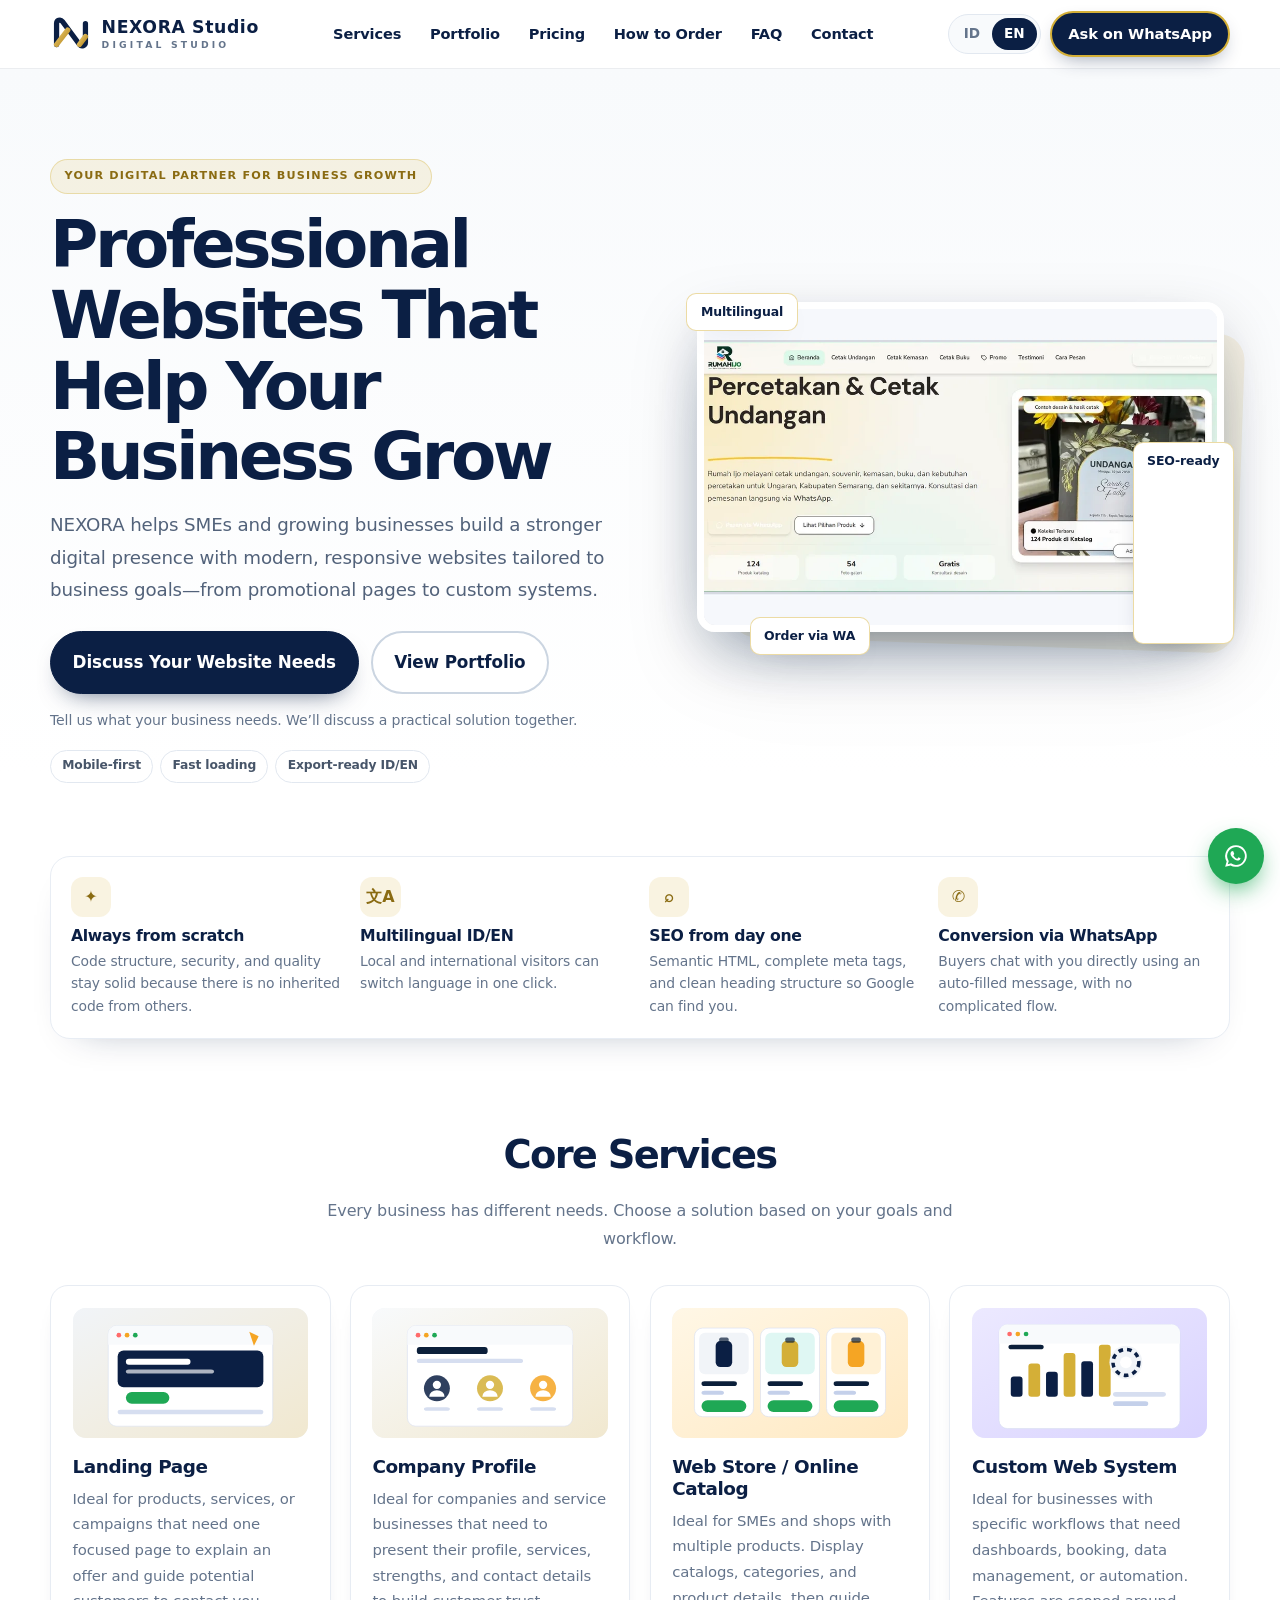
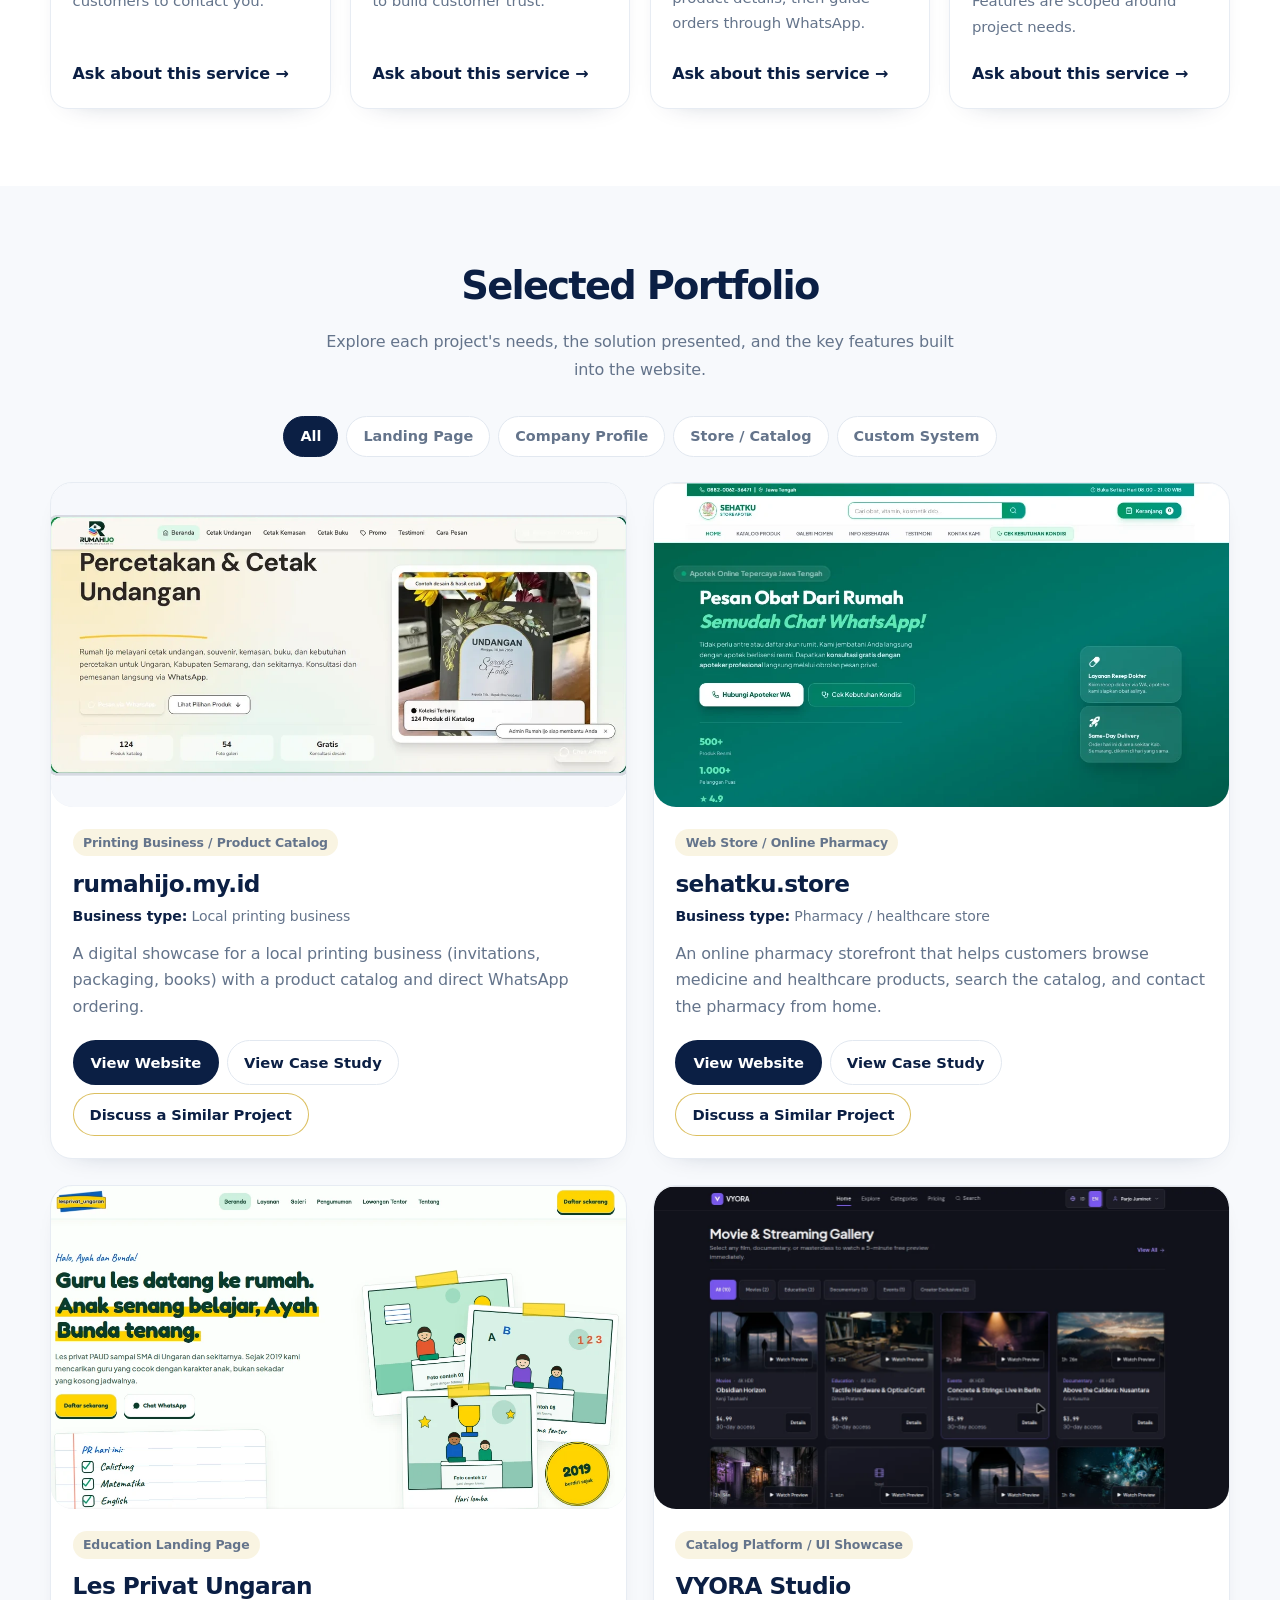
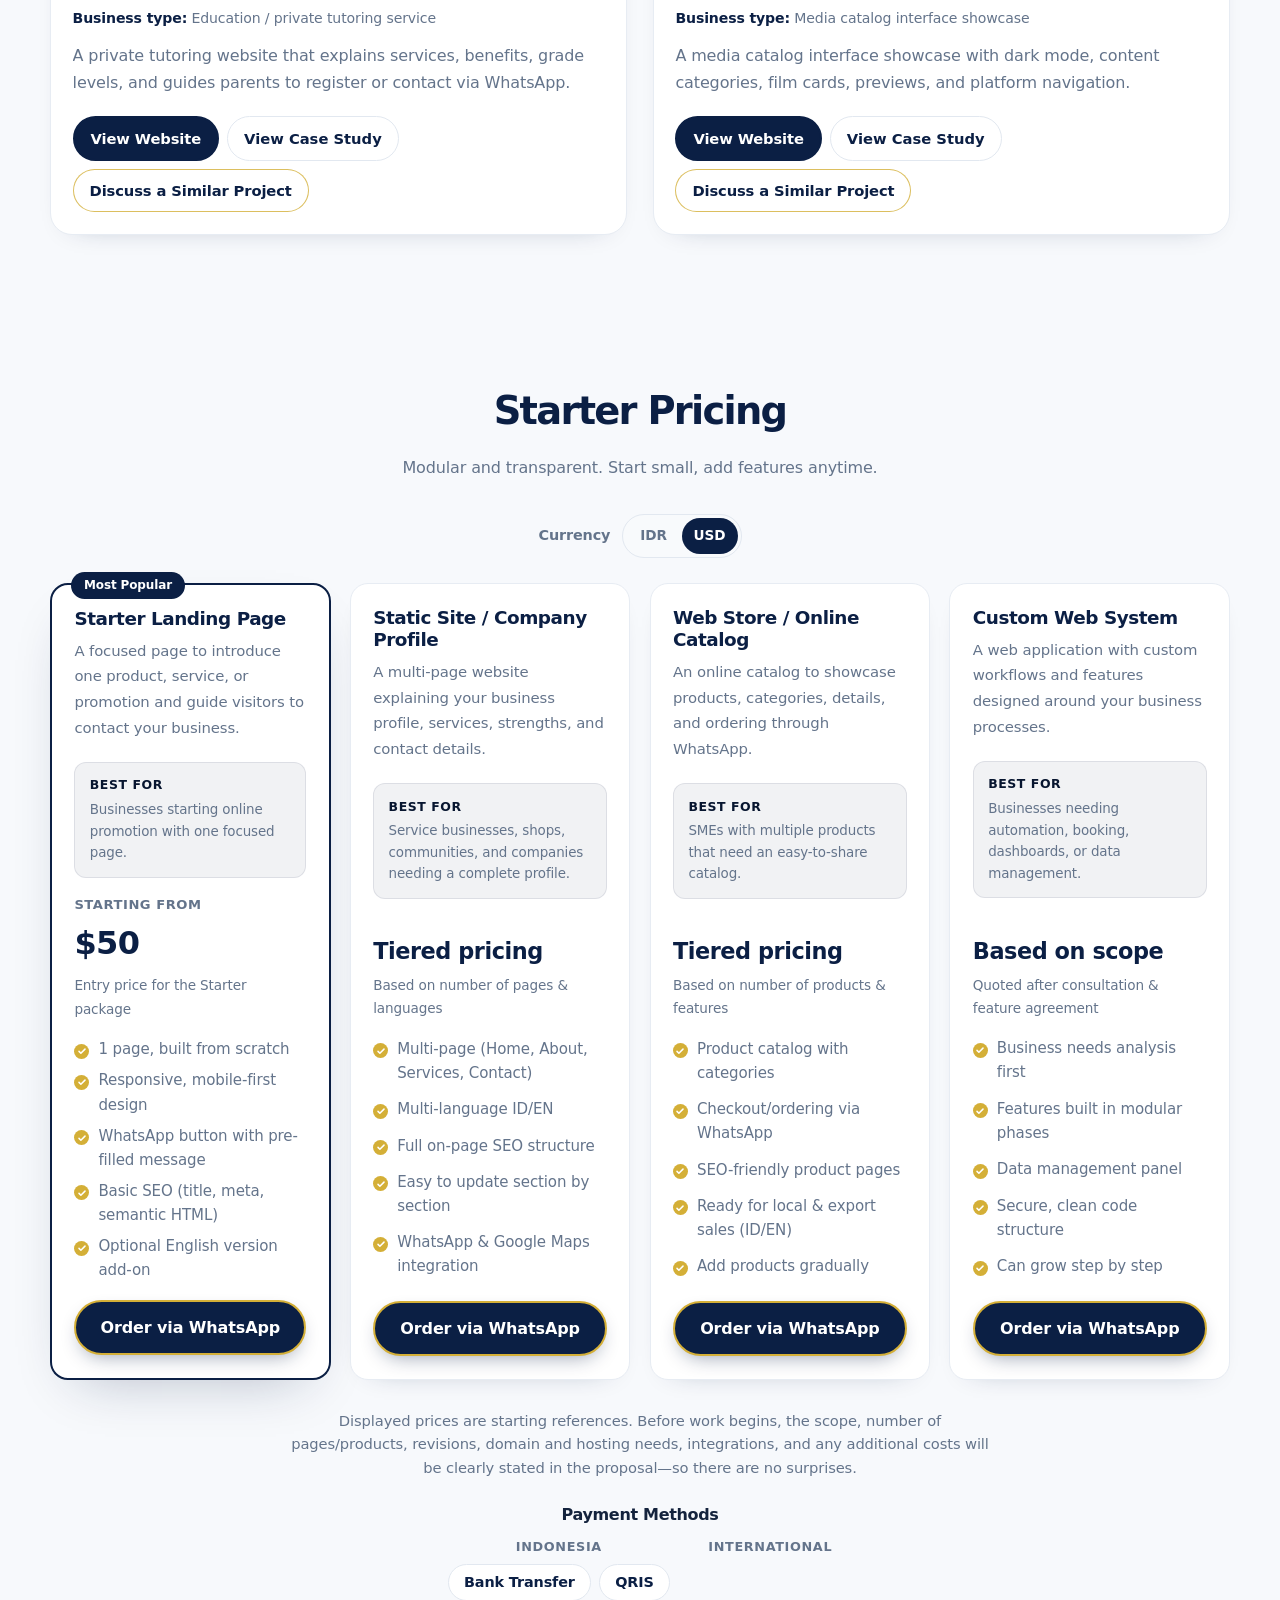
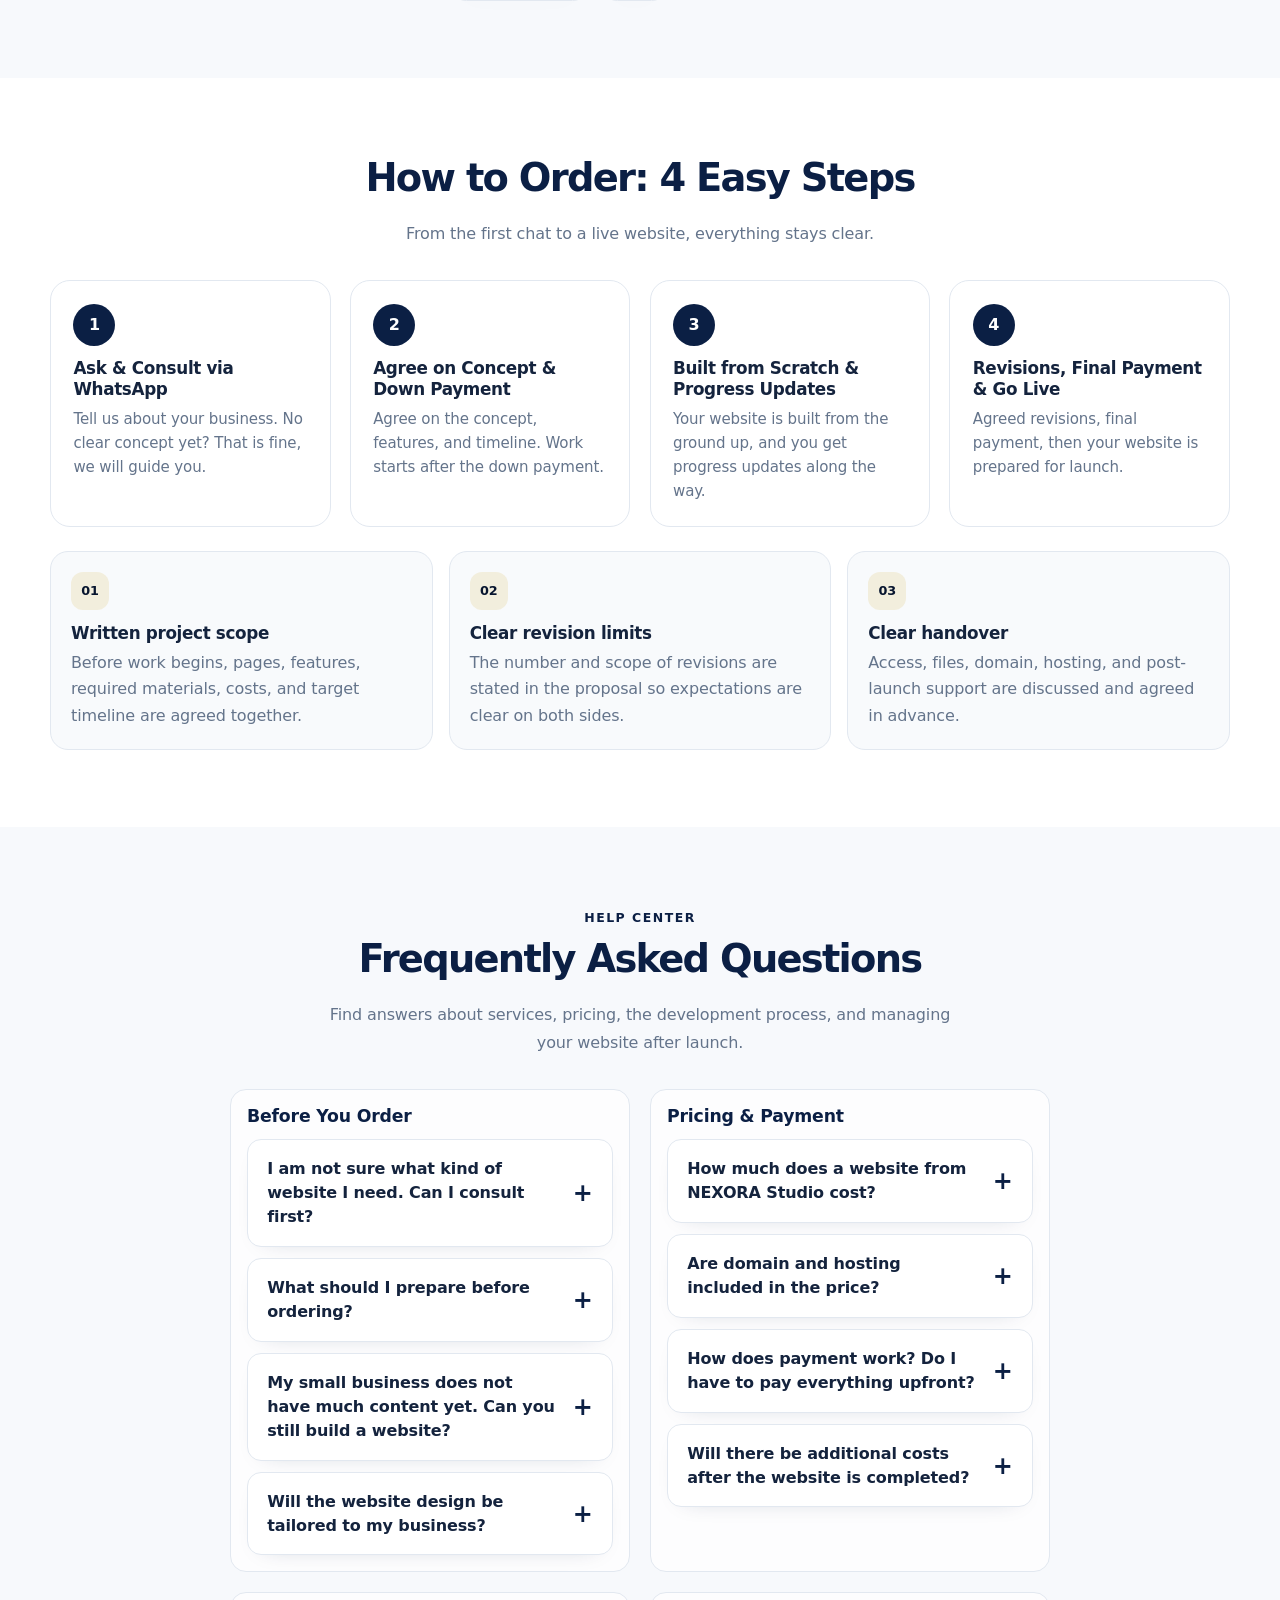
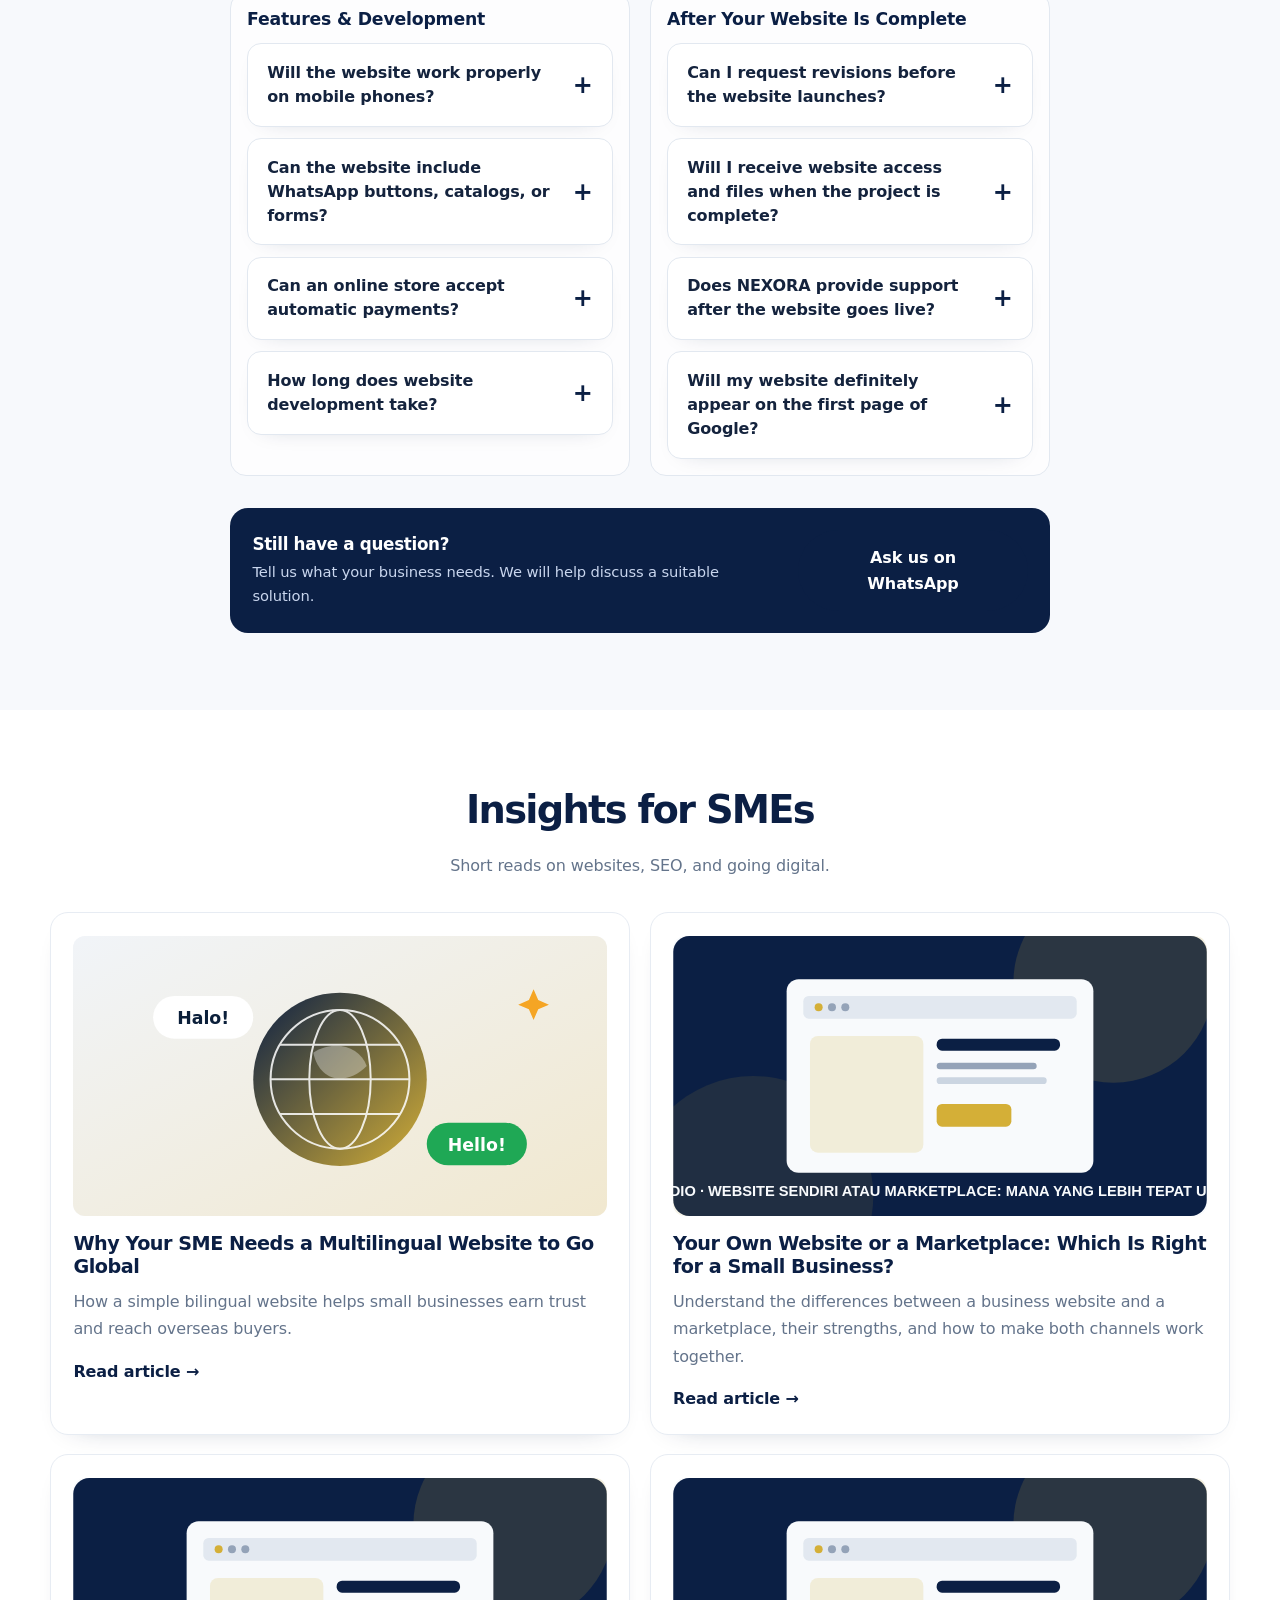
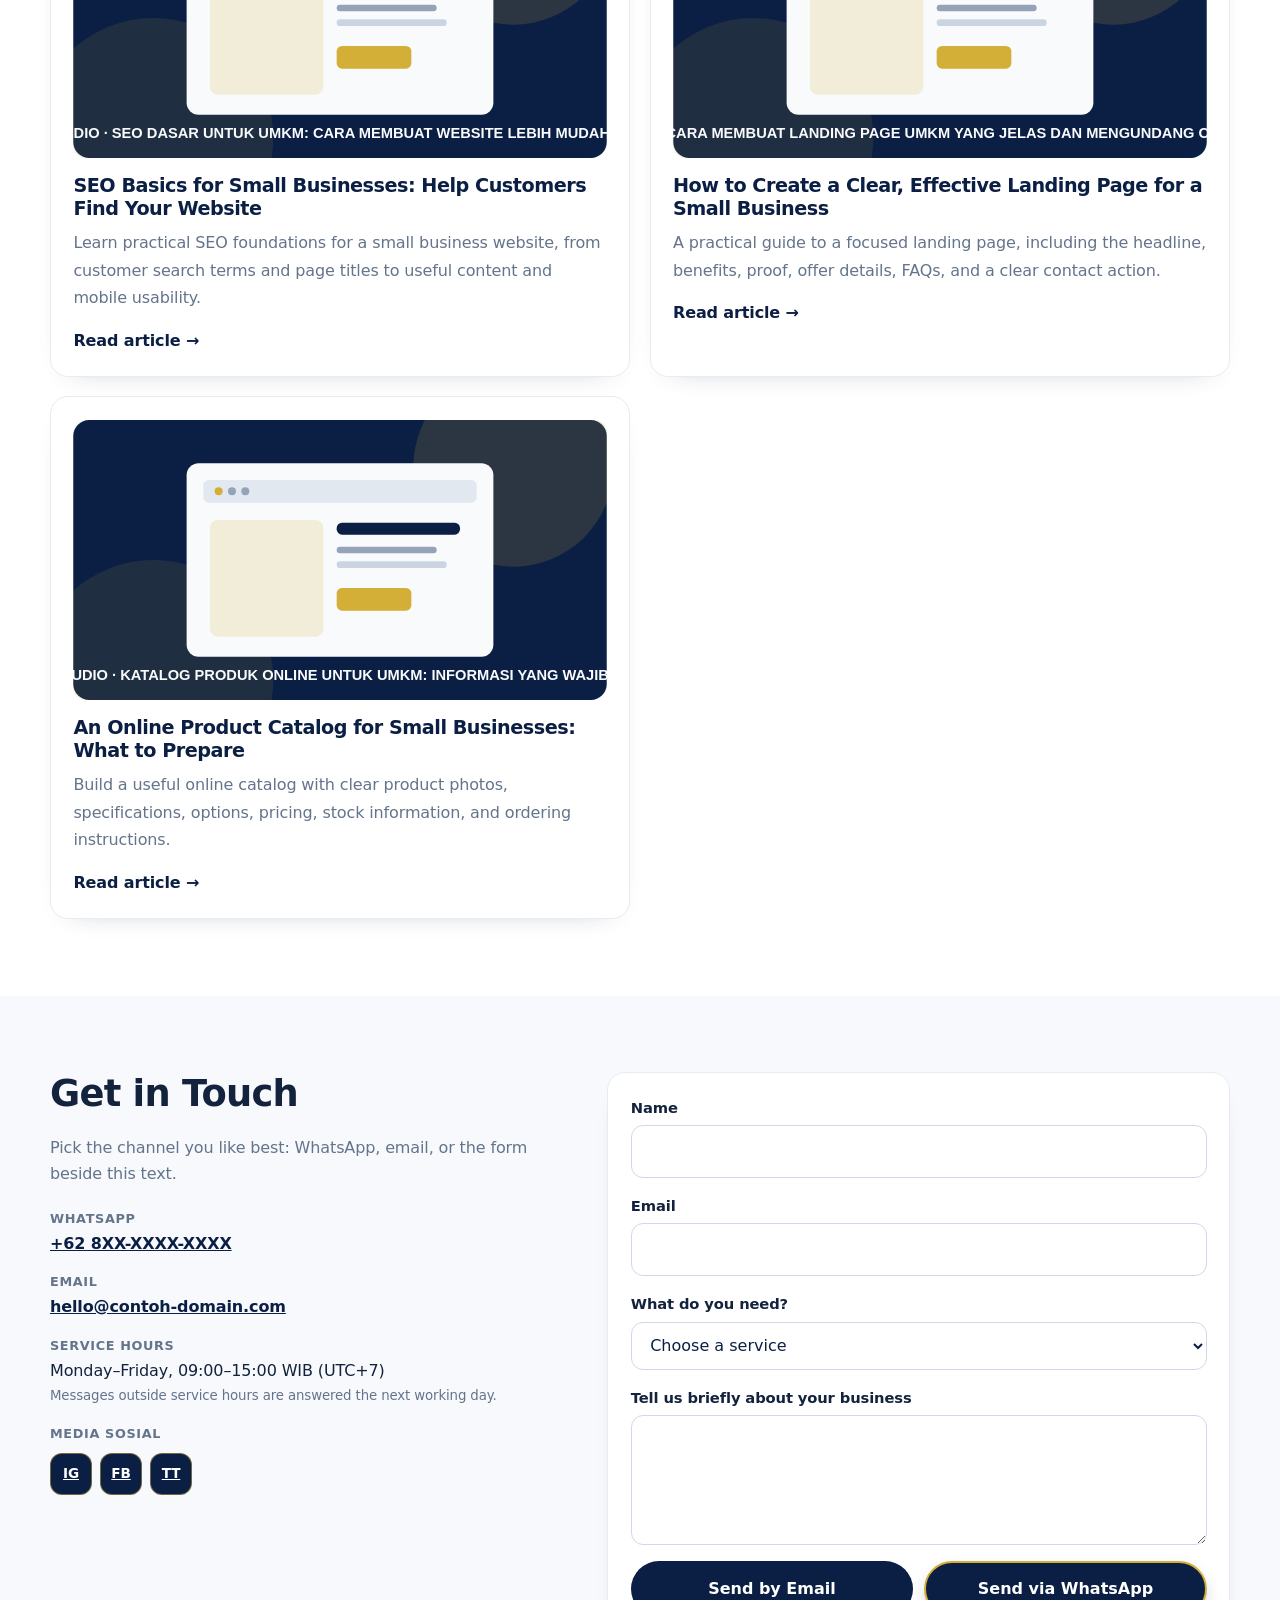
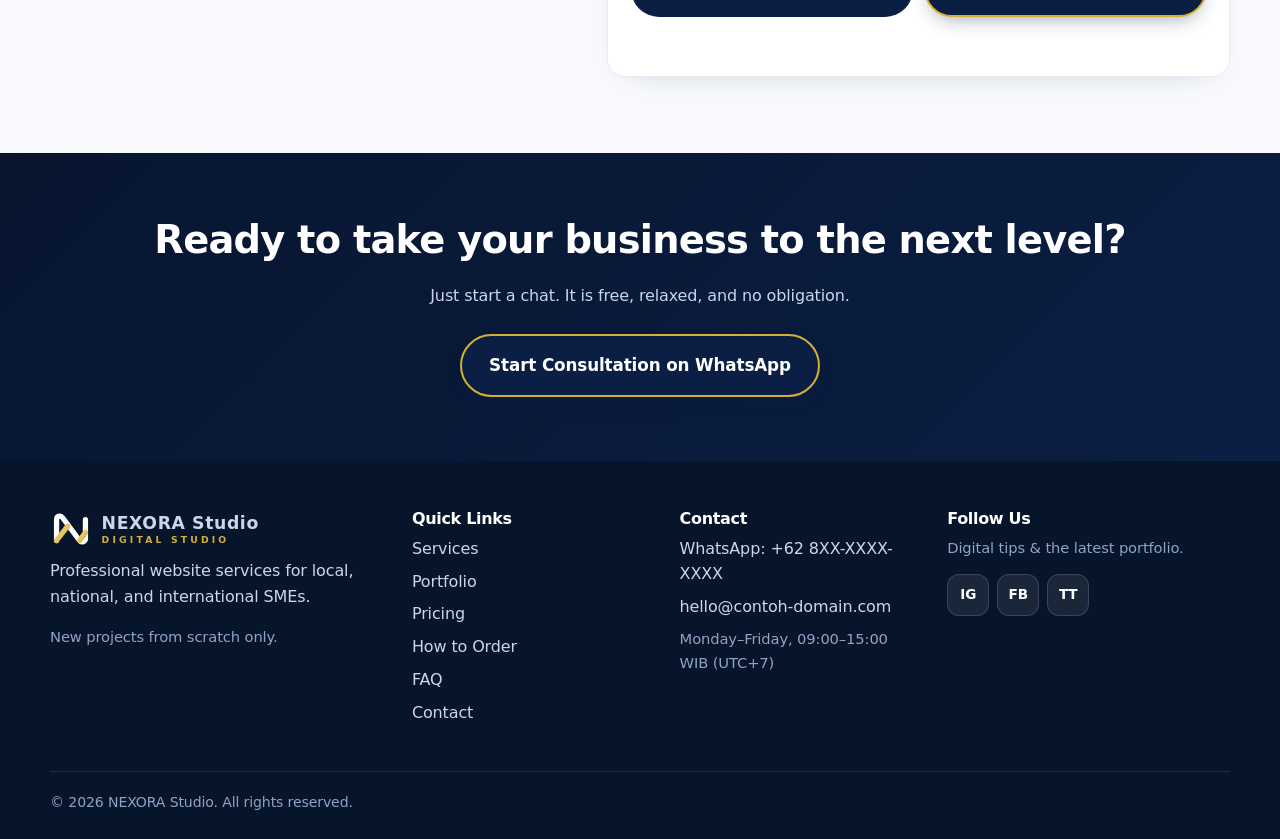
<file: en/index.html>
<!DOCTYPE html>
<html lang="en">
<head>
  <meta charset="utf-8">
  <meta name="viewport" content="width=device-width, initial-scale=1">
  <script>document.documentElement.classList.add('js');</script>

  <!-- ===== SEO ON-PAGE (teks ID = default untuk crawler; script.js menukar ke EN) ===== -->
  <title>Professional Website Design for SMEs | Built From Scratch, Multilingual, SEO-Ready</title>
  <meta name="description" content="Professional website services for SMEs: landing pages, company profiles, online stores, and custom systems. Built from scratch, multilingual ID/EN, SEO-ready, from $50. Free consultation via WhatsApp.">
  <meta name="keywords" content="website design for SMEs, small business website, landing page, company profile website, online store website, multilingual website, SEO-ready website, web developer Indonesia">
  <meta name="robots" content="index, follow, max-image-preview:large">
  <meta name="theme-color" content="#0B1F44">

  <!-- GANTI contoh-domain.com dengan domain final -->
  <link rel="canonical" href="https://www.contoh-domain.com/en/">
  <link rel="alternate" hreflang="id" href="https://www.contoh-domain.com/">
  <link rel="alternate" hreflang="en" href="https://www.contoh-domain.com/en/">
  <link rel="alternate" hreflang="x-default" href="https://www.contoh-domain.com/">

  <!-- Open Graph / Twitter -->
  <meta property="og:type" content="website">
  <meta property="og:site_name" content="NEXORA Studio">
  <meta property="og:locale" content="en_US">
  <meta property="og:locale:alternate" content="id_ID">
  <meta property="og:url" content="https://www.contoh-domain.com/en/">
  <meta property="og:title" content="Level Up Your SME with a Professional Website">
  <meta property="og:description" content="Built from scratch, multilingual ID/EN, SEO-ready, affordable. Free consultation via WhatsApp.">
  <meta property="og:image" content="https://www.contoh-domain.com/assets/img/og-image.png">
  <meta property="og:image:width" content="1200">
  <meta property="og:image:height" content="630">
  <meta name="twitter:card" content="summary_large_image">
  <meta name="twitter:title" content="Level Up Your SME with a Professional Website">
  <meta name="twitter:description" content="Built from scratch, multilingual ID/EN, SEO-ready, affordable. Free consultation via WhatsApp.">
  <meta name="twitter:image" content="https://www.contoh-domain.com/assets/img/og-image.png">

  <link rel="icon" href="../assets/img/nexora-favicon.svg" type="image/svg+xml">
  <link rel="stylesheet" href="../css/style.css">

  <!-- JSON-LD: ProfessionalService (GANTI name, url, telephone, sameAs) -->
  <script type="application/ld+json">
  {
    "@context": "https://schema.org",
    "@type": "ProfessionalService",
    "name": "NEXORA Studio",
    "url": "https://www.contoh-domain.com/",
    "image": "https://www.contoh-domain.com/assets/img/og-image.png",
    "description": "Professional website services for SMEs: landing pages, company profiles, online stores, and custom systems. Built from scratch, multilingual, SEO-ready.",
    "telephone": "+628XXXXXXXXXX",
    "priceRange": "Rp500.000+",
    "email": "hello@contoh-domain.com",
    "openingHoursSpecification": {
      "@type": "OpeningHoursSpecification",
      "dayOfWeek": ["Monday", "Tuesday", "Wednesday", "Thursday", "Friday"],
      "opens": "09:00",
      "closes": "15:00"
    },
    "areaServed": ["ID", "Worldwide"],
    "availableLanguage": ["Indonesian", "English"],
    "serviceType": ["Landing Page", "Company Profile Website", "Online Store / Catalog", "Custom Web System"],
    "knowsLanguage": ["id", "en"],
    "sameAs": [
      "https://instagram.com/usernamekamu",
      "https://tiktok.com/@usernamekamu",
      "https://facebook.com/usernamekamu",
      "https://youtube.com/@usernamekamu",
      "https://linkedin.com/company/usernamekamu",
      "https://x.com/usernamekamu"
    ],
    "hasOfferCatalog": {
      "@type": "OfferCatalog",
      "name": "NEXORA Studio — Website Development",
      "itemListElement": [
        { "@type": "Offer", "price": "500000", "priceCurrency": "IDR",
          "itemOffered": { "@type": "Service", "name": "Starter Landing Page" } },
        { "@type": "Offer", "itemOffered": { "@type": "Service", "name": "Web Statis / Company Profile" } },
        { "@type": "Offer", "itemOffered": { "@type": "Service", "name": "Web Store / Katalog Online" } },
        { "@type": "Offer", "itemOffered": { "@type": "Service", "name": "Web Sistem Custom" } }
      ]
    }
  }
  </script>
</head>

<body data-page-lang="en" data-root="../">
  <a class="skip-link" href="#main" data-i18n="skip">Skip to main content</a>

  <!-- ================= NAVBAR ================= -->
  <header class="site-header" id="top">
    <div class="container header-inner">
      <a class="logo" href="#top" aria-label="NEXORA Studio — Beranda">
        <img class="logo-mark" src="../assets/img/nexora-mark.svg" alt="" width="42" height="42">
        <span class="logo-word"><strong data-brand>NEXORA Studio</strong><small>Digital Studio</small></span>
      </a>

      <nav id="primaryNav" class="nav" aria-label="Main navigation" data-i18n-attr="aria-label:nav.main">
        <ul>
          <li><a href="#layanan" data-i18n="nav.services">Services</a></li>
          <li><a href="#portofolio" data-i18n="nav.portfolio">Portfolio</a></li>
          <li><a href="#harga" data-i18n="nav.pricing">Pricing</a></li>
          <li><a href="#cara-order" data-i18n="nav.process">How to Order</a></li>
          <li><a href="#faq" data-i18n="nav.faq">FAQ</a></li>
          <li><a href="#kontak" data-i18n="nav.contact">Contact</a></li>
        </ul>
        <a class="btn btn-wa btn-sm nav-cta-mobile" href="#" data-wa="general" target="_blank" rel="noopener" data-i18n="nav.cta">Ask on WhatsApp</a>
      </nav>

      <div class="header-actions">
        <div class="lang-switch" role="group" aria-label="Choose language" data-i18n-attr="aria-label:nav.lang">
          <button type="button" data-lang="id" aria-pressed="false">ID</button>
          <button type="button" data-lang="en" aria-pressed="true">EN</button>
        </div>
        <a class="btn btn-wa btn-sm nav-cta-desktop" href="#" data-wa="general" target="_blank" rel="noopener" data-i18n="nav.cta">Ask on WhatsApp</a>
        <button type="button" id="menuBtn" class="menu-btn" aria-expanded="false" aria-controls="primaryNav" aria-label="Open menu" data-i18n-attr="aria-label:nav.menu">
          <span></span><span></span><span></span>
        </button>
      </div>
    </div>
  </header>

  <main id="main">
    <!-- ================= HERO ================= -->
    <section class="hero" aria-labelledby="hero-title">
      <div class="container hero-grid">
        <div class="hero-copy">
          <p class="badge" data-i18n="hero.badge">YOUR DIGITAL PARTNER FOR BUSINESS GROWTH</p>
          <h1 id="hero-title" data-i18n="hero.title">Professional Websites That Help Your Business Grow</h1>
          <p class="lead" data-i18n="hero.sub">NEXORA helps SMEs and growing businesses build a stronger digital presence with modern, responsive websites tailored to business goals—from promotional pages to custom systems.</p>
          <div class="hero-actions">
            <a class="btn btn-wa btn-lg" href="#" data-wa="consult" target="_blank" rel="noopener" data-i18n="hero.cta1">Discuss Your Website Needs</a>
            <a class="btn btn-ghost btn-lg" href="#portofolio" data-i18n="hero.cta2">View Portfolio</a>
          </div>
          <p class="hero-note" data-i18n="hero.note">Tell us what your business needs. We’ll discuss a practical solution together.</p>
          <ul class="chips">
            <li data-i18n="hero.chip1">Mobile-first</li>
            <li data-i18n="hero.chip2">Fast loading</li>
            <li data-i18n="hero.chip3">Export-ready ID/EN</li>
          </ul>
        </div>

        <div class="hero-visual" aria-hidden="true">
          <img class="hero-art" src="../assets/img/portfolio/rumahijo.webp" alt="Contoh tampilan website Rumahijo yang dikembangkan NEXORA Studio" width="1200" height="675" fetchpriority="high" decoding="async">
          <span class="float-card fc-1" data-i18n="hero.fc1">Multilingual</span>
          <span class="float-card fc-2" data-i18n="hero.fc2">SEO-ready</span>
          <span class="float-card fc-3" data-i18n="hero.fc3">Order via WA</span>
        </div>
      </div>
    </section>

    <!-- ================= KENAPA KAMI ================= -->
    <section class="why" aria-labelledby="why-title">
      <div class="container">
        <h2 id="why-title" class="sr-only" data-i18n="why.title">Why SMEs choose us</h2>
        <div class="why-grid">
          <article class="why-item reveal"><span class="ico" aria-hidden="true">✦</span><h3 data-i18n="why.1.t">Always from scratch</h3><p data-i18n="why.1.d">Code structure, security, and quality stay solid because there is no inherited code from others.</p></article>
          <article class="why-item reveal"><span class="ico" aria-hidden="true">文A</span><h3 data-i18n="why.2.t">Multilingual ID/EN</h3><p data-i18n="why.2.d">Local and international visitors can switch language in one click.</p></article>
          <article class="why-item reveal"><span class="ico" aria-hidden="true">⌕</span><h3 data-i18n="why.3.t">SEO from day one</h3><p data-i18n="why.3.d">Semantic HTML, complete meta tags, and clean heading structure so Google can find you.</p></article>
          <article class="why-item reveal"><span class="ico" aria-hidden="true">✆</span><h3 data-i18n="why.4.t">Conversion via WhatsApp</h3><p data-i18n="why.4.d">Buyers chat with you directly using an auto-filled message, with no complicated flow.</p></article>
        </div>
      </div>
    </section>

    <!-- ================= LAYANAN ================= -->
    <section id="layanan" class="section" aria-labelledby="services-title">
      <div class="container">
        <header class="section-head reveal">
          <h2 id="services-title" data-i18n="services.title">Core Services</h2>
          <p data-i18n="services.sub">Every business has different needs. Choose a solution based on your goals and workflow.</p>
        </header>
        <div class="grid grid-4">
          <article class="card service reveal">
            <img class="card-media" src="../assets/img/service-landing.svg" alt="" width="400" height="220" loading="lazy" decoding="async">
            <h3 data-i18n="services.1.t">Landing Page</h3>
            <p data-i18n="services.1.d">Ideal for products, services, or campaigns that need one focused page to explain an offer and guide potential customers to contact you.</p>
            <a class="link-arrow" href="#" data-wa="service:1" target="_blank" rel="noopener" data-i18n="services.ask">Ask about this service</a>
          </article>
          <article class="card service reveal">
            <img class="card-media" src="../assets/img/service-company.svg" alt="" width="400" height="220" loading="lazy" decoding="async">
            <h3 data-i18n="services.2.t">Company Profile</h3>
            <p data-i18n="services.2.d">Ideal for companies and service businesses that need to present their profile, services, strengths, and contact details to build customer trust.</p>
            <a class="link-arrow" href="#" data-wa="service:2" target="_blank" rel="noopener" data-i18n="services.ask">Ask about this service</a>
          </article>
          <article class="card service reveal">
            <img class="card-media" src="../assets/img/service-store.svg" alt="" width="400" height="220" loading="lazy" decoding="async">
            <h3 data-i18n="services.3.t">Web Store / Online Catalog</h3>
            <p data-i18n="services.3.d">Ideal for SMEs and shops with multiple products. Display catalogs, categories, and product details, then guide orders through WhatsApp.</p>
            <a class="link-arrow" href="#" data-wa="service:3" target="_blank" rel="noopener" data-i18n="services.ask">Ask about this service</a>
          </article>
          <article class="card service reveal">
            <img class="card-media" src="../assets/img/service-custom.svg" alt="" width="400" height="220" loading="lazy" decoding="async">
            <h3 data-i18n="services.4.t">Custom Web System</h3>
            <p data-i18n="services.4.d">Ideal for businesses with specific workflows that need dashboards, booking, data management, or automation. Features are scoped around project needs.</p>
            <a class="link-arrow" href="#" data-wa="service:4" target="_blank" rel="noopener" data-i18n="services.ask">Ask about this service</a>
          </article>
        </div>
      </div>
    </section>

    <!-- ================= PORTOFOLIO (dirender dari js/config.js) ================= -->
    <section id="portofolio" class="section section-alt" aria-labelledby="portfolio-title">
      <div class="container">
        <header class="section-head reveal">
          <h2 id="portfolio-title" data-i18n="portfolio.title">Selected Portfolio</h2>
          <p data-i18n="portfolio.sub">Explore each project's needs, the solution presented, and the key features built into the website.</p>
        </header>
        <div id="portfolioFilters" class="filters" role="group" aria-label="Filter portfolio" data-i18n-attr="aria-label:portfolio.filterLabel"></div>
        <div id="portfolioGrid" class="grid grid-2"></div>
      </div>
    </section>

    <!-- ================= TESTIMONI (dirender dari js/config.js) ================= -->
    <section id="testimoni" class="section" aria-labelledby="testi-title">
      <div class="container">
        <header class="section-head reveal">
          <h2 id="testi-title" data-i18n="testi.title">What Clients Say</h2>
          <p data-i18n="testi.sub">Experiences from clients we have worked with.</p>
        </header>
        <div id="testiGrid" class="grid grid-3"></div>
        <p id="testiNote" class="fine-print sample-note" hidden data-i18n="testi.sample">Sample testimonials. Replace with real client reviews before publishing.</p>
      </div>
    </section>

    <!-- ================= HARGA (dirender dari js/config.js) ================= -->
    <section id="harga" class="section section-alt" aria-labelledby="pricing-title">
      <div class="container">
        <header class="section-head reveal">
          <h2 id="pricing-title" data-i18n="pricing.title">Starter Pricing</h2>
          <p data-i18n="pricing.sub">Modular and transparent. Start small, add features anytime.</p>
        </header>
        <div class="currency-bar">
          <span data-i18n="pricing.currency">Currency</span>
          <div id="currencySwitch" class="seg" role="group" aria-label="Mata uang">
            <button type="button" data-currency="IDR" aria-pressed="true">IDR</button>
            <button type="button" data-currency="USD" aria-pressed="false">USD</button>
          </div>
        </div>
        <div id="pricingGrid" class="grid grid-4 pricing"></div>
        <p class="fine-print" data-i18n="pricing.note">Displayed prices are starting references. Before work begins, the scope, number of pages/products, revisions, domain and hosting needs, integrations, and any additional costs will be clearly stated in the proposal—so there are no surprises.</p>
        <div id="payBlock" class="pay-block"></div>
      </div>
    </section>

    <!-- ================= CARA ORDER ================= -->
    <section id="cara-order" class="section" aria-labelledby="process-title">
      <div class="container">
        <header class="section-head reveal">
          <h2 id="process-title" data-i18n="process.title">How to Order: 4 Easy Steps</h2>
          <p data-i18n="process.sub">From the first chat to a live website, everything stays clear.</p>
        </header>
        <ol class="steps">
          <li class="step reveal"><span class="step-no">1</span><h3 data-i18n="process.1.t">Ask &amp; Consult via WhatsApp</h3><p data-i18n="process.1.d">Tell us about your business. No clear concept yet? That is fine, we will guide you.</p></li>
          <li class="step reveal"><span class="step-no">2</span><h3 data-i18n="process.2.t">Agree on Concept &amp; Down Payment</h3><p data-i18n="process.2.d">Agree on the concept, features, and timeline. Work starts after the down payment.</p></li>
          <li class="step reveal"><span class="step-no">3</span><h3 data-i18n="process.3.t">Built from Scratch &amp; Progress Updates</h3><p data-i18n="process.3.d">Your website is built from the ground up, and you get progress updates along the way.</p></li>
          <li class="step reveal"><span class="step-no">4</span><h3 data-i18n="process.4.t">Revisions, Final Payment &amp; Go Live</h3><p data-i18n="process.4.d">Agreed revisions, final payment, then your website is prepared for launch.</p></li>
        </ol>
        <div class="trust-grid" aria-label="Ketentuan pengerjaan">
          <article class="trust-card"><span class="trust-icon" aria-hidden="true">01</span><h3 data-i18n="trust.scope.t">Written project scope</h3><p data-i18n="trust.scope.d">Before work begins, pages, features, required materials, costs, and target timeline are agreed together.</p></article>
          <article class="trust-card"><span class="trust-icon" aria-hidden="true">02</span><h3 data-i18n="trust.revision.t">Clear revision limits</h3><p data-i18n="trust.revision.d">The number and scope of revisions are stated in the proposal so expectations are clear on both sides.</p></article>
          <article class="trust-card"><span class="trust-icon" aria-hidden="true">03</span><h3 data-i18n="trust.handover.t">Clear handover</h3><p data-i18n="trust.handover.d">Access, files, domain, hosting, and post-launch support are discussed and agreed in advance.</p></article>
        </div>
      </div>
    </section>

    <!-- ================= FAQ ================= -->
    <section id="faq" class="section section-alt" aria-labelledby="faq-title">
      <div class="container narrow">
        <header class="section-head reveal">
          <span class="eyebrow" data-i18n="faq.eyebrow">Help Center</span>
          <h2 id="faq-title" data-i18n="faq.title">Frequently Asked Questions</h2>
          <p data-i18n="faq.sub">Find answers about services, pricing, the development process, and managing your website after launch.</p>
        </header>
        <div class="faq-groups">
          <section class="faq-group" aria-labelledby="faq-group-start">
            <h3 id="faq-group-start" data-i18n="faq.group1">Before You Order</h3>
            <div class="faq">
              <details class="reveal"><summary data-i18n="faq.q1">I am not sure what kind of website I need. Can I consult first?</summary><p data-i18n="faq.a1">Of course. The initial consultation is free and does not require you to place an order. Tell us about your business, target customers, and website goals. We can help you consider a landing page, company profile, online catalog, or custom system.</p></details>
              <details class="reveal"><summary data-i18n="faq.q2">What should I prepare before ordering?</summary><p data-i18n="faq.a2">If available, prepare your business name and profile, logo, product or service photos, price list, contact details, address, and examples of websites you like. If some items are not ready, we can discuss what is still needed during the consultation.</p></details>
              <details class="reveal"><summary data-i18n="faq.q3">My small business does not have much content yet. Can you still build a website?</summary><p data-i18n="faq.a3">Yes. We can start with the essential information you already have and make a list of missing materials. Copywriting, photography, illustrations, or logo design should be discussed separately because they are not automatically included in every package.</p></details>
              <details class="reveal"><summary data-i18n="faq.q4">Will the website design be tailored to my business?</summary><p data-i18n="faq.a4">The design is planned around your brand identity, business type, and website goals. You can share design references. The level of customization and included features will be explained in the proposal before work begins.</p></details>
            </div>
          </section>
          <section class="faq-group" aria-labelledby="faq-group-price">
            <h3 id="faq-group-price" data-i18n="faq.group2">Pricing &amp; Payment</h3>
            <div class="faq">
              <details class="reveal"><summary data-i18n="faq.q5">How much does a website from NEXORA Studio cost?</summary><p data-i18n="faq.a5">The currently displayed starting price is Rp500,000 for a Landing Page. The final cost depends on page count, design, features, product quantity, integrations, and custom requirements. We will provide an itemized proposal before you approve the work.</p></details>
              <details class="reveal"><summary data-i18n="faq.q6">Are domain and hosting included in the price?</summary><p data-i18n="faq.a6">Not always. Domain and hosting are discussed based on your needs and selected package. The proposal will state whether these costs are included or billed separately, who owns the accounts, the active period, and renewal costs for following years.</p></details>
              <details class="reveal"><summary data-i18n="faq.q7">How does payment work? Do I have to pay everything upfront?</summary><p data-i18n="faq.a7">Payment is made in stages as agreed. Usually, a down payment is made after the scope and proposal are approved. The balance is paid after the agreed work and revisions are complete, before launch. The schedule and amounts are recorded in writing.</p></details>
              <details class="reveal"><summary data-i18n="faq.q8">Will there be additional costs after the website is completed?</summary><p data-i18n="faq.a8">Recurring costs may apply to domains, hosting, third-party services, or maintenance if used. Known costs will be explained in the proposal. New features or changes outside the original scope may require an additional fee after approval.</p></details>
            </div>
          </section>
          <section class="faq-group" aria-labelledby="faq-group-feature">
            <h3 id="faq-group-feature" data-i18n="faq.group3">Features &amp; Development</h3>
            <div class="faq">
              <details class="reveal"><summary data-i18n="faq.q9">Will the website work properly on mobile phones?</summary><p data-i18n="faq.a9">Yes. Websites are designed responsively to adapt to phones, tablets, and computers. The final appearance should still be reviewed together on commonly used devices and browsers before launch.</p></details>
              <details class="reveal"><summary data-i18n="faq.q10">Can the website include WhatsApp buttons, catalogs, or forms?</summary><p data-i18n="faq.a10">Yes, depending on your needs and the project scope. WhatsApp buttons, contact forms, product catalogs, and other features can be planned from the start. Features requiring additional systems or custom integrations will be included in the proposal.</p></details>
              <details class="reveal"><summary data-i18n="faq.q11">Can an online store accept automatic payments?</summary><p data-i18n="faq.a11">Automatic payments or payment gateway integration can be discussed for projects that need them. Availability, provider fees, account verification, and integration depend on the third-party provider and must be agreed as part of the project scope.</p></details>
              <details class="reveal"><summary data-i18n="faq.q12">How long does website development take?</summary><p data-i18n="faq.a12">The timeline depends on the website type, number of pages or products, feature complexity, and how complete your materials are. We provide an estimate after understanding your requirements. Scope changes or delayed materials may affect the schedule.</p></details>
            </div>
          </section>
          <section class="faq-group" aria-labelledby="faq-group-after">
            <h3 id="faq-group-after" data-i18n="faq.group4">After Your Website Is Complete</h3>
            <div class="faq">
              <details class="reveal"><summary data-i18n="faq.q13">Can I request revisions before the website launches?</summary><p data-i18n="faq.a13">Yes. The number of revision rounds and what can be revised are stated in the proposal. Revisions help refine the agreed work, while adding new pages or features may be treated as additional work.</p></details>
              <details class="reveal"><summary data-i18n="faq.q14">Will I receive website access and files when the project is complete?</summary><p data-i18n="faq.a14">The handover details—such as project files, hosting or domain access, admin accounts, and relevant documentation—will be stated in the agreement. Discuss the access you need before the project starts.</p></details>
              <details class="reveal"><summary data-i18n="faq.q15">Does NEXORA provide support after the website goes live?</summary><p data-i18n="faq.a15">Post-launch support can be discussed and included in the proposal, including its duration, type, and limits. Routine maintenance, content updates, or further feature development may be separate services.</p></details>
              <details class="reveal"><summary data-i18n="faq.q16">Will my website definitely appear on the first page of Google?</summary><p data-i18n="faq.a16">No one can guarantee a specific Google ranking. A website can be built with SEO foundations such as sound page structure and metadata, but search results depend on many factors, including competition, content quality, site reputation, and time.</p></details>
            </div>
          </section>
        </div>
        <div class="faq-help reveal">
          <div><h3 data-i18n="faq.helpTitle">Still have a question?</h3><p data-i18n="faq.helpText">Tell us what your business needs. We will help discuss a suitable solution.</p></div>
          <a class="btn btn-primary" href="#" data-wa="general" target="_blank" rel="noopener" data-i18n="faq.helpCta">Ask us on WhatsApp</a>
        </div>
      </div>
    </section>

    <!-- ================= BLOG (dirender dari js/config.js) ================= -->
    <section id="artikel" class="section" aria-labelledby="blog-title" hidden>
      <div class="container">
        <header class="section-head reveal">
          <h2 id="blog-title" data-i18n="blog.title">Insights for SMEs</h2>
          <p data-i18n="blog.sub">Short reads on websites, SEO, and going digital.</p>
        </header>
        <div id="blogGrid" class="grid grid-2"></div>
      </div>
    </section>

    <!-- ================= KONTAK ================= -->
    <section id="kontak" class="section section-alt" aria-labelledby="contact-title">
      <div class="container contact-grid">
        <div class="contact-info reveal">
          <h2 id="contact-title" data-i18n="contact.title">Get in Touch</h2>
          <p data-i18n="contact.sub">Pick the channel you like best: WhatsApp, email, or the form beside this text.</p>
          <ul class="contact-list">
            <li><span class="cl-label">WhatsApp</span><a href="#" data-wa="general" target="_blank" rel="noopener"><span data-wa-display>+62 8XX-XXXX-XXXX</span></a></li>
            <li><span class="cl-label">Email</span><a id="contactEmail" href="#"></a></li>
            <li><span class="cl-label" data-i18n="contact.hoursTitle">Service Hours</span><span data-i18n="hours.text">Monday–Friday, 09:00–15:00 WIB (UTC+7)</span><small data-i18n="hours.note">Messages outside service hours are answered the next working day.</small></li>
          </ul>
          <div class="contact-social-block">
            <span class="cl-label">Media Sosial</span>
            <ul id="contactSocialList" class="social" aria-label="Media sosial NEXORA Studio"></ul>
          </div>
        </div>

        <form id="contactForm" class="contact-form card reveal" method="post" action="#">
          <div class="field">
            <label for="cf-name" data-i18n="contact.name">Name</label>
            <input id="cf-name" name="name" type="text" autocomplete="name" required maxlength="80">
          </div>
          <div class="field">
            <label for="cf-email" data-i18n="contact.email">Email</label>
            <input id="cf-email" name="email" type="email" autocomplete="email" inputmode="email" maxlength="120">
          </div>
          <div class="field">
            <label for="cf-service" data-i18n="contact.service">What do you need?</label>
            <select id="cf-service" name="service">
              <option value="" data-i18n="contact.pick">Choose a service</option>
              <option value="1" data-i18n="services.1.t">Landing Page</option>
              <option value="2" data-i18n="services.2.t">Company Profile</option>
              <option value="3" data-i18n="services.3.t">Web Store / Online Catalog</option>
              <option value="4" data-i18n="services.4.t">Custom Web System</option>
              <option value="0" data-i18n="contact.unsure">Not sure yet, just consulting</option>
            </select>
          </div>
          <div class="field">
            <label for="cf-message" data-i18n="contact.message">Tell us briefly about your business</label>
            <textarea id="cf-message" name="message" rows="4" required maxlength="1200"></textarea>
          </div>
          <div class="hp" aria-hidden="true"><label>Website <input type="text" name="website" tabindex="-1" autocomplete="off"></label></div>
          <div class="form-actions">
            <button type="submit" class="btn btn-primary" data-i18n="contact.send">Send by Email</button>
            <button type="button" id="cfWa" class="btn btn-wa" data-i18n="contact.sendWa">Send via WhatsApp</button>
          </div>
          <p id="formStatus" class="form-status" role="status" aria-live="polite"></p>
        </form>
      </div>
    </section>

    <!-- ================= CTA PENUTUP ================= -->
    <section class="cta-band" aria-labelledby="cta-title">
      <div class="container cta-inner">
        <h2 id="cta-title" data-i18n="cta.title">Ready to take your business to the next level?</h2>
        <p data-i18n="cta.sub">Just start a chat. It is free, relaxed, and no obligation.</p>
        <a class="btn btn-wa btn-lg" href="#" data-wa="consult" target="_blank" rel="noopener" data-i18n="cta.btn">Start Consultation on WhatsApp</a>
      </div>
    </section>
  </main>

  <!-- ================= FOOTER ================= -->
  <footer class="site-footer">
    <div class="container footer-grid">
      <div>
        <a class="logo logo-light" href="#top"><img class="logo-mark" src="../assets/img/nexora-mark-light.svg" alt="" width="42" height="42"><span class="logo-word"><strong data-brand>NEXORA Studio</strong><small>Digital Studio</small></span></a>
        <p data-i18n="footer.about">Professional website services for local, national, and international SMEs.</p>
        <p class="muted" data-i18n="footer.fromScratch">New projects from scratch only.</p>
      </div>
      <nav aria-label="Footer">
        <h3 data-i18n="footer.links">Quick Links</h3>
        <ul>
          <li><a href="#layanan" data-i18n="nav.services">Services</a></li>
          <li><a href="#portofolio" data-i18n="nav.portfolio">Portfolio</a></li>
          <li><a href="#harga" data-i18n="nav.pricing">Pricing</a></li>
          <li><a href="#cara-order" data-i18n="nav.process">How to Order</a></li>
          <li><a href="#faq" data-i18n="nav.faq">FAQ</a></li>
          <li><a href="#kontak" data-i18n="nav.contact">Contact</a></li>
        </ul>
      </nav>
      <div>
        <h3 data-i18n="footer.contact">Contact</h3>
        <ul>
          <li><a href="#" data-wa="general" target="_blank" rel="noopener">WhatsApp: <span data-wa-display>+62 8XX-XXXX-XXXX</span></a></li>
          <li id="footerEmail" hidden></li>
          <li class="muted" data-i18n="hours.text">Monday–Friday, 09:00–15:00 WIB (UTC+7)</li>
        </ul>
      </div>
      <div>
        <h3 data-i18n="footer.social">Follow Us</h3>
        <p class="muted" data-i18n="footer.socialNote">Digital tips &amp; the latest portfolio.</p>
        <ul id="socialList" class="social"></ul>
      </div>
    </div>
    <div class="container footer-bottom">
      <p>© <span id="year">2026</span> <span data-brand>NEXORA Studio</span>. <span data-i18n="footer.rights">All rights reserved.</span></p>
    </div>
  </footer>

  <a class="wa-float" href="#" data-wa="general" target="_blank" rel="noopener" aria-label="Chat on WhatsApp" data-i18n-attr="aria-label:wa.float">
    <svg width="26" height="26" viewBox="0 0 24 24" fill="#fff" aria-hidden="true"><path d="M12 2a10 10 0 0 0-8.6 15.1L2 22l5-1.3A10 10 0 1 0 12 2zm0 18.2c-1.5 0-3-.4-4.2-1.2l-.3-.2-3 .8.8-2.9-.2-.3A8.2 8.2 0 1 1 12 20.200zm4.5-6.100c-.2-.1-1.500-.7-1.700-.8-.2-.1-.4-.1-.6.1l-.8 1c-.1.200-.3.200-.5.100-.7-.3-1.500-.8-2.100-1.400-.5-.5-1-1.100-1.200-1.600-.1-.2 0-.4.100-.5l.4-.5c.1-.1.100-.3.200-.4 0-.1 0-.3 0-.4l-.8-1.800c-.2-.5-.4-.4-.6-.4h-.5c-.2 0-.4.100-.6.300-.6.600-.9 1.300-.9 2.100.1.900.4 1.700.9 2.400 1 1.500 2.200 2.600 3.800 3.300.5.200 1 .4 1.500.5.600.1 1.200.1 1.700-.1.600-.2 1.100-.8 1.300-1.400.1-.3.100-.6.100-.8-.1-.1-.3-.2-.5-.3z"/></svg>
  </a>

  <div class="mobile-cta">
    <a class="btn btn-wa btn-block" href="#" data-wa="consult" target="_blank" rel="noopener" data-i18n="mobile.cta">Free Consultation via WA</a>
  </div>

  <script src="../js/config.js" defer></script>
  <script src="../js/i18n.js" defer></script>
  <script src="../js/script.js" defer></script>
</body>
</html>
</file>
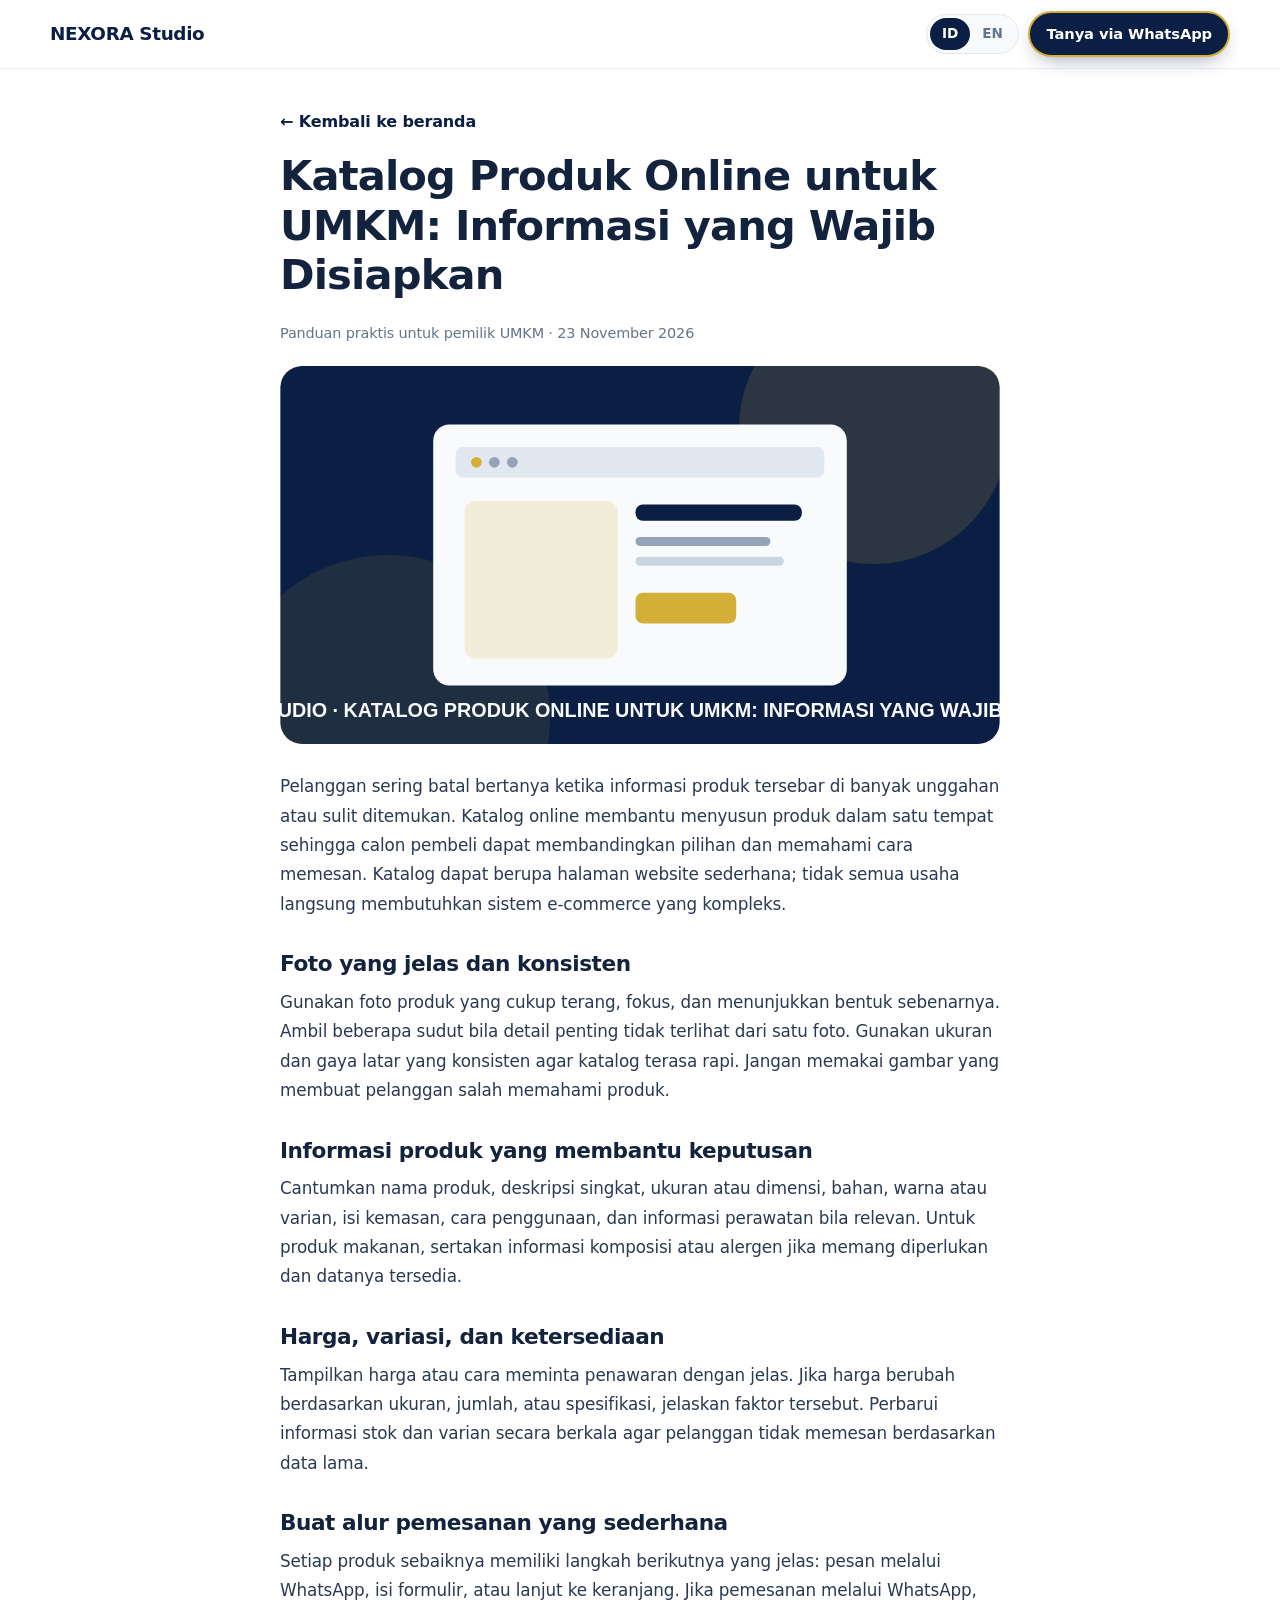
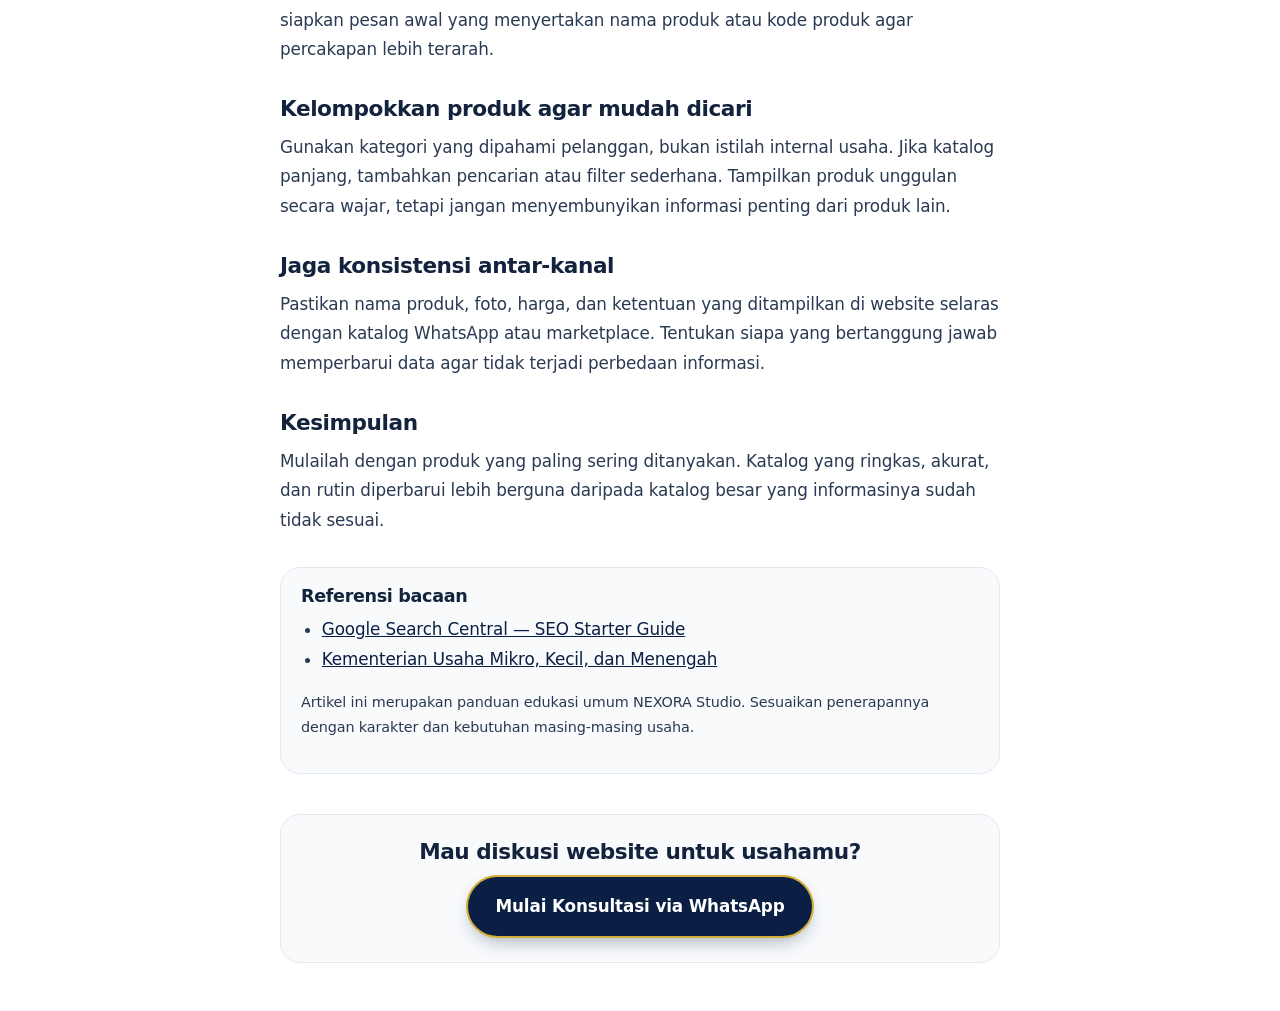
<file: blog/katalog-produk-online-umkm.html>
<!DOCTYPE html>
<html lang="id">
<head>
  <meta charset="utf-8"><meta name="viewport" content="width=device-width, initial-scale=1">
  <title>Katalog Produk Online untuk UMKM: Informasi yang Wajib Disiapkan | NEXORA Studio</title>
  <meta name="description" content="Susun katalog online yang memudahkan pelanggan memilih produk dengan foto, spesifikasi, variasi, harga, stok, dan cara pemesanan yang jelas.">
  <link rel="canonical" href="https://www.contoh-domain.com/blog/katalog-produk-online-umkm.html">
  <link rel="alternate" hreflang="id" href="https://www.contoh-domain.com/blog/katalog-produk-online-umkm.html">
  <link rel="alternate" hreflang="en" href="https://www.contoh-domain.com/en/blog/online-product-catalog-for-small-business.html">
  <meta property="og:type" content="article"><meta property="og:title" content="Katalog Produk Online untuk UMKM: Informasi yang Wajib Disiapkan"><meta property="og:description" content="Susun katalog online yang memudahkan pelanggan memilih produk dengan foto, spesifikasi, variasi, harga, stok, dan cara pemesanan yang jelas."><meta property="og:image" content="https://www.contoh-domain.com/assets/img/og-image.png">
  <link rel="icon" href="../assets/img/favicon.svg" type="image/svg+xml"><link rel="stylesheet" href="../css/style.css">
  <script type="application/ld+json">{"@context":"https://schema.org","@type":"Article","headline":"Katalog Produk Online untuk UMKM: Informasi yang Wajib Disiapkan","description":"Susun katalog online yang memudahkan pelanggan memilih produk dengan foto, spesifikasi, variasi, harga, stok, dan cara pemesanan yang jelas.","inLanguage":"id","author":{"@type":"Organization","name":"NEXORA Studio"},"mainEntityOfPage":"https://www.contoh-domain.com/blog/katalog-produk-online-umkm.html"}</script>
</head>
<body data-page-lang="id" data-root="../" data-no-meta data-alt-en="../../en/blog/online-product-catalog-for-small-business.html">
<header class="site-header"><div class="container header-inner"><a class="logo" href="../index.html"><span data-brand>NEXORA Studio</span></a><div class="header-actions"><div class="lang-switch" role="group" aria-label="Pilih bahasa"><button type="button" data-lang="id" aria-pressed="true">ID</button><button type="button" data-lang="en" aria-pressed="false">EN</button></div><a class="btn btn-wa btn-sm nav-cta-desktop" href="#" data-wa="general" target="_blank" rel="noopener">Tanya via WhatsApp</a></div></div></header>
<main><article class="container article"><a class="back" href="../index.html">← Kembali ke beranda</a><h1>Katalog Produk Online untuk UMKM: Informasi yang Wajib Disiapkan</h1><p class="meta">Panduan praktis untuk pemilik UMKM · 23 November 2026</p><img class="article-cover" src="../assets/img/blog-catalog.svg" alt="Katalog Produk Online untuk UMKM: Informasi yang Wajib Disiapkan" width="800" height="420" loading="eager" decoding="async"><p>Pelanggan sering batal bertanya ketika informasi produk tersebar di banyak unggahan atau sulit ditemukan. Katalog online membantu menyusun produk dalam satu tempat sehingga calon pembeli dapat membandingkan pilihan dan memahami cara memesan. Katalog dapat berupa halaman website sederhana; tidak semua usaha langsung membutuhkan sistem e-commerce yang kompleks.</p><h2>Foto yang jelas dan konsisten</h2><p>Gunakan foto produk yang cukup terang, fokus, dan menunjukkan bentuk sebenarnya. Ambil beberapa sudut bila detail penting tidak terlihat dari satu foto. Gunakan ukuran dan gaya latar yang konsisten agar katalog terasa rapi. Jangan memakai gambar yang membuat pelanggan salah memahami produk.</p><h2>Informasi produk yang membantu keputusan</h2><p>Cantumkan nama produk, deskripsi singkat, ukuran atau dimensi, bahan, warna atau varian, isi kemasan, cara penggunaan, dan informasi perawatan bila relevan. Untuk produk makanan, sertakan informasi komposisi atau alergen jika memang diperlukan dan datanya tersedia.</p><h2>Harga, variasi, dan ketersediaan</h2><p>Tampilkan harga atau cara meminta penawaran dengan jelas. Jika harga berubah berdasarkan ukuran, jumlah, atau spesifikasi, jelaskan faktor tersebut. Perbarui informasi stok dan varian secara berkala agar pelanggan tidak memesan berdasarkan data lama.</p><h2>Buat alur pemesanan yang sederhana</h2><p>Setiap produk sebaiknya memiliki langkah berikutnya yang jelas: pesan melalui WhatsApp, isi formulir, atau lanjut ke keranjang. Jika pemesanan melalui WhatsApp, siapkan pesan awal yang menyertakan nama produk atau kode produk agar percakapan lebih terarah.</p><h2>Kelompokkan produk agar mudah dicari</h2><p>Gunakan kategori yang dipahami pelanggan, bukan istilah internal usaha. Jika katalog panjang, tambahkan pencarian atau filter sederhana. Tampilkan produk unggulan secara wajar, tetapi jangan menyembunyikan informasi penting dari produk lain.</p><h2>Jaga konsistensi antar-kanal</h2><p>Pastikan nama produk, foto, harga, dan ketentuan yang ditampilkan di website selaras dengan katalog WhatsApp atau marketplace. Tentukan siapa yang bertanggung jawab memperbarui data agar tidak terjadi perbedaan informasi.</p><h2>Kesimpulan</h2><p>Mulailah dengan produk yang paling sering ditanyakan. Katalog yang ringkas, akurat, dan rutin diperbarui lebih berguna daripada katalog besar yang informasinya sudah tidak sesuai.</p><aside class="article-sources"><h2>Referensi bacaan</h2><ul><li><a href="https://developers.google.com/search/docs/fundamentals/seo-starter-guide" target="_blank" rel="noopener">Google Search Central — SEO Starter Guide</a></li><li><a href="https://umkm.go.id/" target="_blank" rel="noopener">Kementerian Usaha Mikro, Kecil, dan Menengah</a></li></ul><p>Artikel ini merupakan panduan edukasi umum NEXORA Studio. Sesuaikan penerapannya dengan karakter dan kebutuhan masing-masing usaha.</p></aside><div class="article-cta"><h2>Mau diskusi website untuk usahamu?</h2><a class="btn btn-wa btn-lg" href="#" data-wa="consult" target="_blank" rel="noopener">Mulai Konsultasi via WhatsApp</a></div></article></main>
<script src="../js/config.js" defer></script><script src="../js/i18n.js" defer></script><script src="../js/script.js" defer></script>
</body></html>
</file>
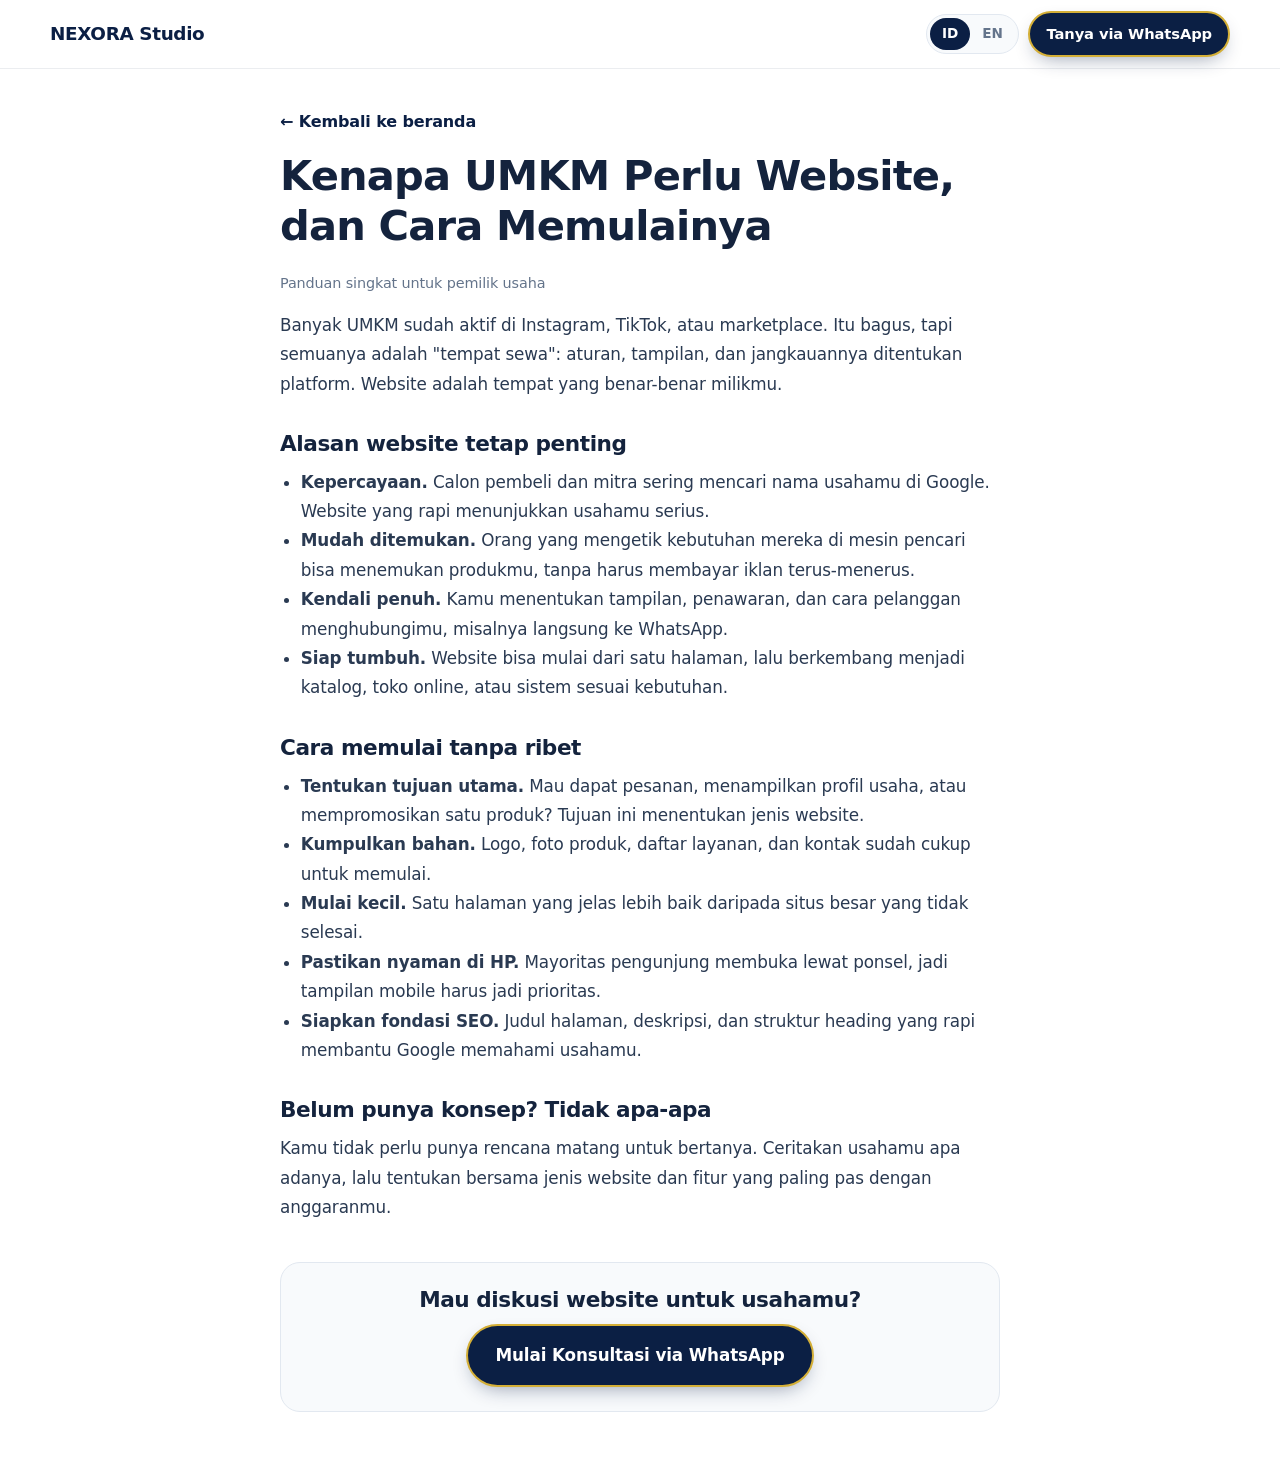
<file: blog/kenapa-umkm-perlu-website.html>
<!DOCTYPE html>
<html lang="id">
<head>
  <meta charset="utf-8">
  <meta name="viewport" content="width=device-width, initial-scale=1">
  <title>Kenapa UMKM Perlu Website, dan Cara Memulainya</title>
  <meta name="description" content="Media sosial saja tidak cukup. Ini alasan UMKM perlu website sendiri dan langkah praktis memulai website pertama usahamu.">
  <link rel="canonical" href="https://www.contoh-domain.com/blog/kenapa-umkm-perlu-website.html">
  <link rel="alternate" hreflang="id" href="https://www.contoh-domain.com/blog/kenapa-umkm-perlu-website.html">
  <link rel="alternate" hreflang="en" href="https://www.contoh-domain.com/en/blog/why-smes-need-multilingual-website.html">
  <meta property="og:type" content="article">
  <meta property="og:title" content="Kenapa UMKM Perlu Website, dan Cara Memulainya">
  <meta property="og:description" content="Media sosial saja tidak cukup. Ini alasan dan langkah praktis memulai website pertama usahamu.">
  <meta property="og:image" content="https://www.contoh-domain.com/assets/img/og-image.png">
  <link rel="icon" href="../assets/img/favicon.svg" type="image/svg+xml">
  <link rel="stylesheet" href="../css/style.css">
  <script type="application/ld+json">
  {"@context":"https://schema.org","@type":"Article","headline":"Kenapa UMKM Perlu Website, dan Cara Memulainya","inLanguage":"id","author":{"@type":"Organization","name":"NEXORA Studio"},"mainEntityOfPage":"https://www.contoh-domain.com/blog/kenapa-umkm-perlu-website.html"}
  </script>
</head>
<body data-page-lang="id" data-root="../" data-no-meta data-alt-en="../en/blog/why-smes-need-multilingual-website.html">
  <header class="site-header">
    <div class="container header-inner">
      <a class="logo" href="../index.html"><span data-brand>NEXORA Studio</span></a>
      <div class="header-actions">
        <div class="lang-switch" role="group" aria-label="Pilih bahasa">
          <button type="button" data-lang="id" aria-pressed="true">ID</button>
          <button type="button" data-lang="en" aria-pressed="false">EN</button>
        </div>
        <a class="btn btn-wa btn-sm nav-cta-desktop" href="#" data-wa="general" target="_blank" rel="noopener" data-i18n="nav.cta">Tanya via WhatsApp</a>
      </div>
    </div>
  </header>
  <main>
    <article class="container article">
      <a class="back" href="../index.html" data-i18n="article.back">← Kembali ke beranda</a>
      <h1>Kenapa UMKM Perlu Website, dan Cara Memulainya</h1>
      <p class="meta">Panduan singkat untuk pemilik usaha</p>

      <p>Banyak UMKM sudah aktif di Instagram, TikTok, atau marketplace. Itu bagus, tapi semuanya adalah "tempat sewa": aturan, tampilan, dan jangkauannya ditentukan platform. Website adalah tempat yang benar-benar milikmu.</p>

      <h2>Alasan website tetap penting</h2>
      <ul>
        <li><strong>Kepercayaan.</strong> Calon pembeli dan mitra sering mencari nama usahamu di Google. Website yang rapi menunjukkan usahamu serius.</li>
        <li><strong>Mudah ditemukan.</strong> Orang yang mengetik kebutuhan mereka di mesin pencari bisa menemukan produkmu, tanpa harus membayar iklan terus-menerus.</li>
        <li><strong>Kendali penuh.</strong> Kamu menentukan tampilan, penawaran, dan cara pelanggan menghubungimu, misalnya langsung ke WhatsApp.</li>
        <li><strong>Siap tumbuh.</strong> Website bisa mulai dari satu halaman, lalu berkembang menjadi katalog, toko online, atau sistem sesuai kebutuhan.</li>
      </ul>

      <h2>Cara memulai tanpa ribet</h2>
      <ul>
        <li><strong>Tentukan tujuan utama.</strong> Mau dapat pesanan, menampilkan profil usaha, atau mempromosikan satu produk? Tujuan ini menentukan jenis website.</li>
        <li><strong>Kumpulkan bahan.</strong> Logo, foto produk, daftar layanan, dan kontak sudah cukup untuk memulai.</li>
        <li><strong>Mulai kecil.</strong> Satu halaman yang jelas lebih baik daripada situs besar yang tidak selesai.</li>
        <li><strong>Pastikan nyaman di HP.</strong> Mayoritas pengunjung membuka lewat ponsel, jadi tampilan mobile harus jadi prioritas.</li>
        <li><strong>Siapkan fondasi SEO.</strong> Judul halaman, deskripsi, dan struktur heading yang rapi membantu Google memahami usahamu.</li>
      </ul>

      <h2>Belum punya konsep? Tidak apa-apa</h2>
      <p>Kamu tidak perlu punya rencana matang untuk bertanya. Ceritakan usahamu apa adanya, lalu tentukan bersama jenis website dan fitur yang paling pas dengan anggaranmu.</p>

      <div class="article-cta">
        <h2 data-i18n="article.ctaTitle">Mau diskusi website untuk usahamu?</h2>
        <a class="btn btn-wa btn-lg" href="#" data-wa="consult" target="_blank" rel="noopener" data-i18n="cta.btn">Mulai Konsultasi via WhatsApp</a>
      </div>
    </article>
  </main>
  <script src="../js/config.js" defer></script>
  <script src="../js/i18n.js" defer></script>
  <script src="../js/script.js" defer></script>
</body>
</html>
</file>
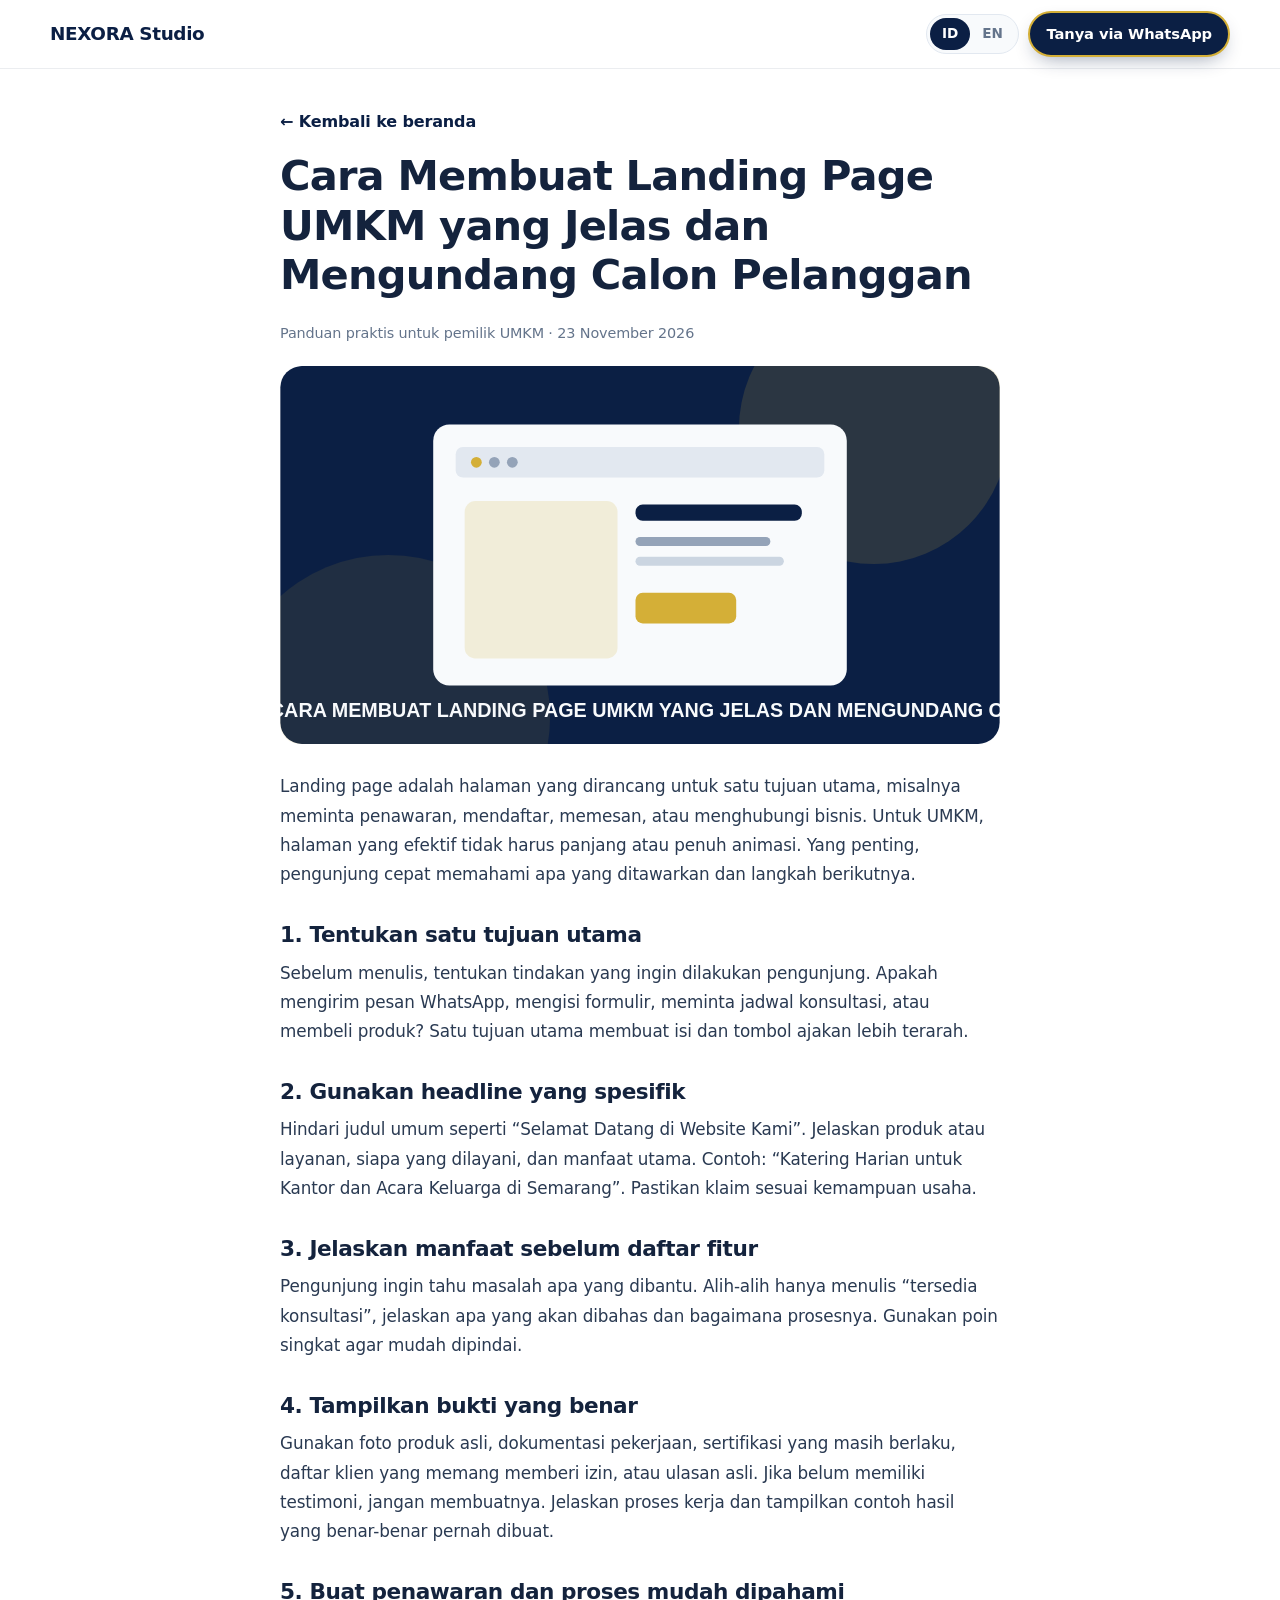
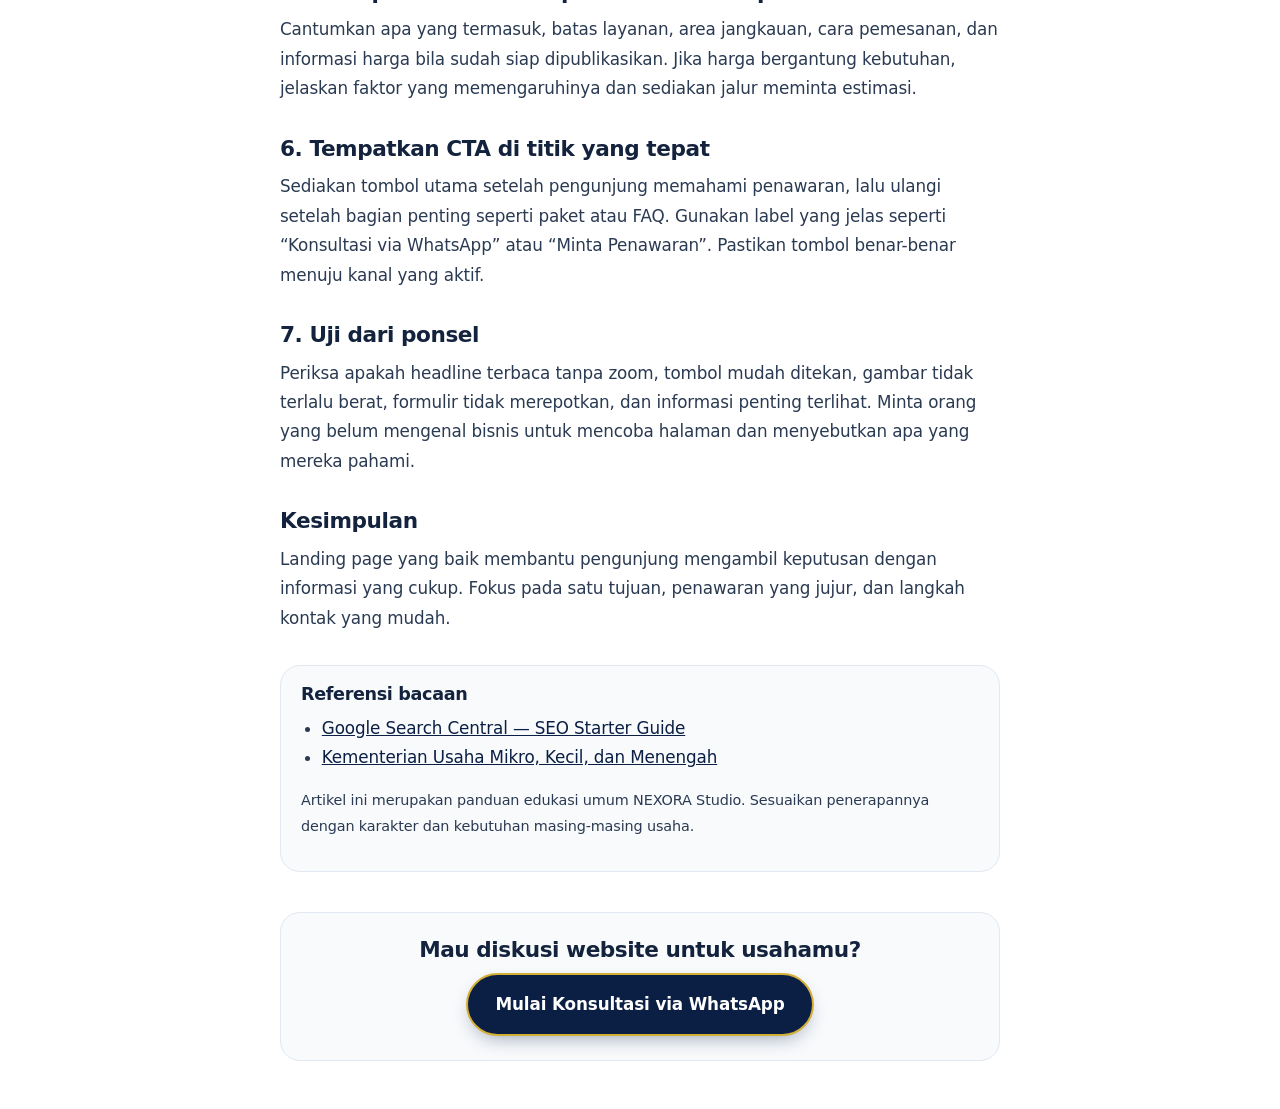
<file: blog/landing-page-umkm-efektif.html>
<!DOCTYPE html>
<html lang="id">
<head>
  <meta charset="utf-8"><meta name="viewport" content="width=device-width, initial-scale=1">
  <title>Cara Membuat Landing Page UMKM yang Jelas dan Mengundang Calon Pelanggan | NEXORA Studio</title>
  <meta name="description" content="Panduan menyusun landing page yang fokus: headline, manfaat, bukti, penawaran, FAQ, dan tombol konsultasi atau pemesanan.">
  <link rel="canonical" href="https://www.contoh-domain.com/blog/landing-page-umkm-efektif.html">
  <link rel="alternate" hreflang="id" href="https://www.contoh-domain.com/blog/landing-page-umkm-efektif.html">
  <link rel="alternate" hreflang="en" href="https://www.contoh-domain.com/en/blog/effective-landing-page-for-small-business.html">
  <meta property="og:type" content="article"><meta property="og:title" content="Cara Membuat Landing Page UMKM yang Jelas dan Mengundang Calon Pelanggan"><meta property="og:description" content="Panduan menyusun landing page yang fokus: headline, manfaat, bukti, penawaran, FAQ, dan tombol konsultasi atau pemesanan."><meta property="og:image" content="https://www.contoh-domain.com/assets/img/og-image.png">
  <link rel="icon" href="../assets/img/favicon.svg" type="image/svg+xml"><link rel="stylesheet" href="../css/style.css">
  <script type="application/ld+json">{"@context":"https://schema.org","@type":"Article","headline":"Cara Membuat Landing Page UMKM yang Jelas dan Mengundang Calon Pelanggan","description":"Panduan menyusun landing page yang fokus: headline, manfaat, bukti, penawaran, FAQ, dan tombol konsultasi atau pemesanan.","inLanguage":"id","author":{"@type":"Organization","name":"NEXORA Studio"},"mainEntityOfPage":"https://www.contoh-domain.com/blog/landing-page-umkm-efektif.html"}</script>
</head>
<body data-page-lang="id" data-root="../" data-no-meta data-alt-en="../../en/blog/effective-landing-page-for-small-business.html">
<header class="site-header"><div class="container header-inner"><a class="logo" href="../index.html"><span data-brand>NEXORA Studio</span></a><div class="header-actions"><div class="lang-switch" role="group" aria-label="Pilih bahasa"><button type="button" data-lang="id" aria-pressed="true">ID</button><button type="button" data-lang="en" aria-pressed="false">EN</button></div><a class="btn btn-wa btn-sm nav-cta-desktop" href="#" data-wa="general" target="_blank" rel="noopener">Tanya via WhatsApp</a></div></div></header>
<main><article class="container article"><a class="back" href="../index.html">← Kembali ke beranda</a><h1>Cara Membuat Landing Page UMKM yang Jelas dan Mengundang Calon Pelanggan</h1><p class="meta">Panduan praktis untuk pemilik UMKM · 23 November 2026</p><img class="article-cover" src="../assets/img/blog-landing.svg" alt="Cara Membuat Landing Page UMKM yang Jelas dan Mengundang Calon Pelanggan" width="800" height="420" loading="eager" decoding="async"><p>Landing page adalah halaman yang dirancang untuk satu tujuan utama, misalnya meminta penawaran, mendaftar, memesan, atau menghubungi bisnis. Untuk UMKM, halaman yang efektif tidak harus panjang atau penuh animasi. Yang penting, pengunjung cepat memahami apa yang ditawarkan dan langkah berikutnya.</p><h2>1. Tentukan satu tujuan utama</h2><p>Sebelum menulis, tentukan tindakan yang ingin dilakukan pengunjung. Apakah mengirim pesan WhatsApp, mengisi formulir, meminta jadwal konsultasi, atau membeli produk? Satu tujuan utama membuat isi dan tombol ajakan lebih terarah.</p><h2>2. Gunakan headline yang spesifik</h2><p>Hindari judul umum seperti “Selamat Datang di Website Kami”. Jelaskan produk atau layanan, siapa yang dilayani, dan manfaat utama. Contoh: “Katering Harian untuk Kantor dan Acara Keluarga di Semarang”. Pastikan klaim sesuai kemampuan usaha.</p><h2>3. Jelaskan manfaat sebelum daftar fitur</h2><p>Pengunjung ingin tahu masalah apa yang dibantu. Alih-alih hanya menulis “tersedia konsultasi”, jelaskan apa yang akan dibahas dan bagaimana prosesnya. Gunakan poin singkat agar mudah dipindai.</p><h2>4. Tampilkan bukti yang benar</h2><p>Gunakan foto produk asli, dokumentasi pekerjaan, sertifikasi yang masih berlaku, daftar klien yang memang memberi izin, atau ulasan asli. Jika belum memiliki testimoni, jangan membuatnya. Jelaskan proses kerja dan tampilkan contoh hasil yang benar-benar pernah dibuat.</p><h2>5. Buat penawaran dan proses mudah dipahami</h2><p>Cantumkan apa yang termasuk, batas layanan, area jangkauan, cara pemesanan, dan informasi harga bila sudah siap dipublikasikan. Jika harga bergantung kebutuhan, jelaskan faktor yang memengaruhinya dan sediakan jalur meminta estimasi.</p><h2>6. Tempatkan CTA di titik yang tepat</h2><p>Sediakan tombol utama setelah pengunjung memahami penawaran, lalu ulangi setelah bagian penting seperti paket atau FAQ. Gunakan label yang jelas seperti “Konsultasi via WhatsApp” atau “Minta Penawaran”. Pastikan tombol benar-benar menuju kanal yang aktif.</p><h2>7. Uji dari ponsel</h2><p>Periksa apakah headline terbaca tanpa zoom, tombol mudah ditekan, gambar tidak terlalu berat, formulir tidak merepotkan, dan informasi penting terlihat. Minta orang yang belum mengenal bisnis untuk mencoba halaman dan menyebutkan apa yang mereka pahami.</p><h2>Kesimpulan</h2><p>Landing page yang baik membantu pengunjung mengambil keputusan dengan informasi yang cukup. Fokus pada satu tujuan, penawaran yang jujur, dan langkah kontak yang mudah.</p><aside class="article-sources"><h2>Referensi bacaan</h2><ul><li><a href="https://developers.google.com/search/docs/fundamentals/seo-starter-guide" target="_blank" rel="noopener">Google Search Central — SEO Starter Guide</a></li><li><a href="https://umkm.go.id/" target="_blank" rel="noopener">Kementerian Usaha Mikro, Kecil, dan Menengah</a></li></ul><p>Artikel ini merupakan panduan edukasi umum NEXORA Studio. Sesuaikan penerapannya dengan karakter dan kebutuhan masing-masing usaha.</p></aside><div class="article-cta"><h2>Mau diskusi website untuk usahamu?</h2><a class="btn btn-wa btn-lg" href="#" data-wa="consult" target="_blank" rel="noopener">Mulai Konsultasi via WhatsApp</a></div></article></main>
<script src="../js/config.js" defer></script><script src="../js/i18n.js" defer></script><script src="../js/script.js" defer></script>
</body></html>
</file>
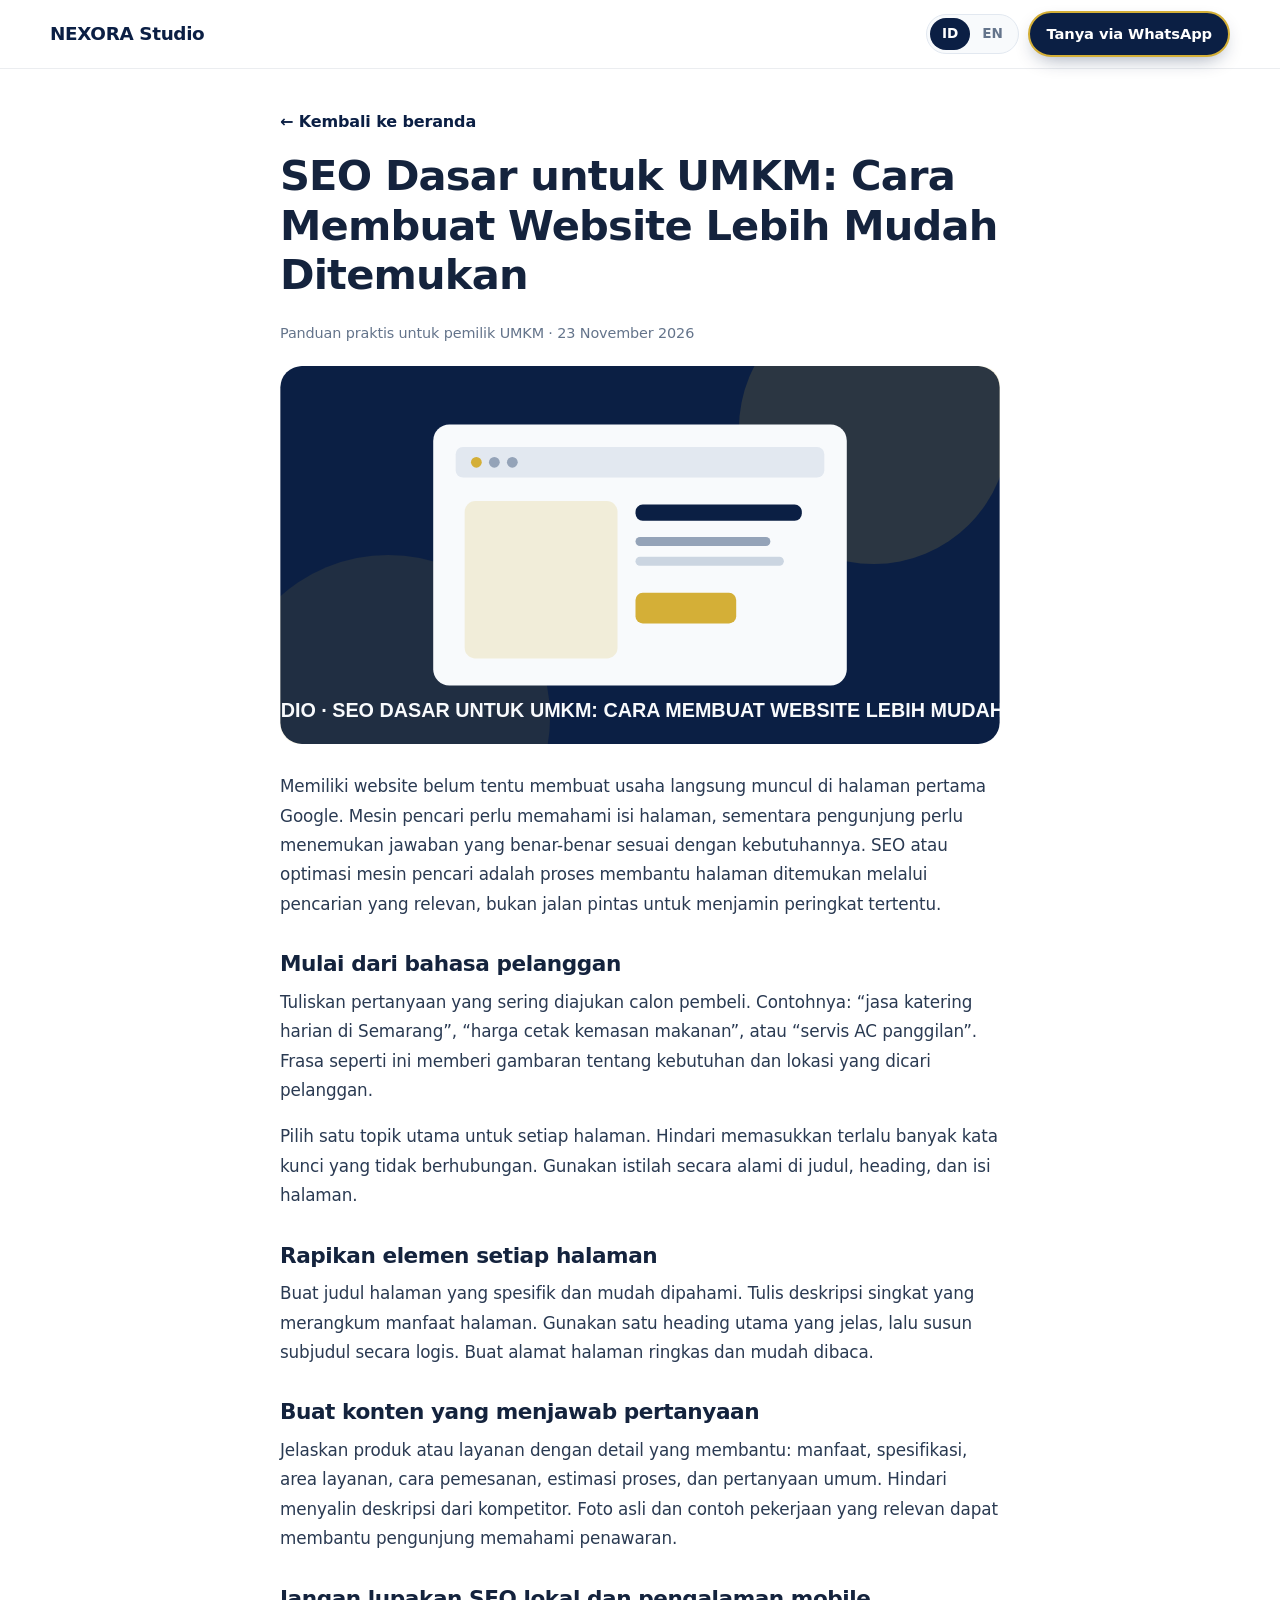
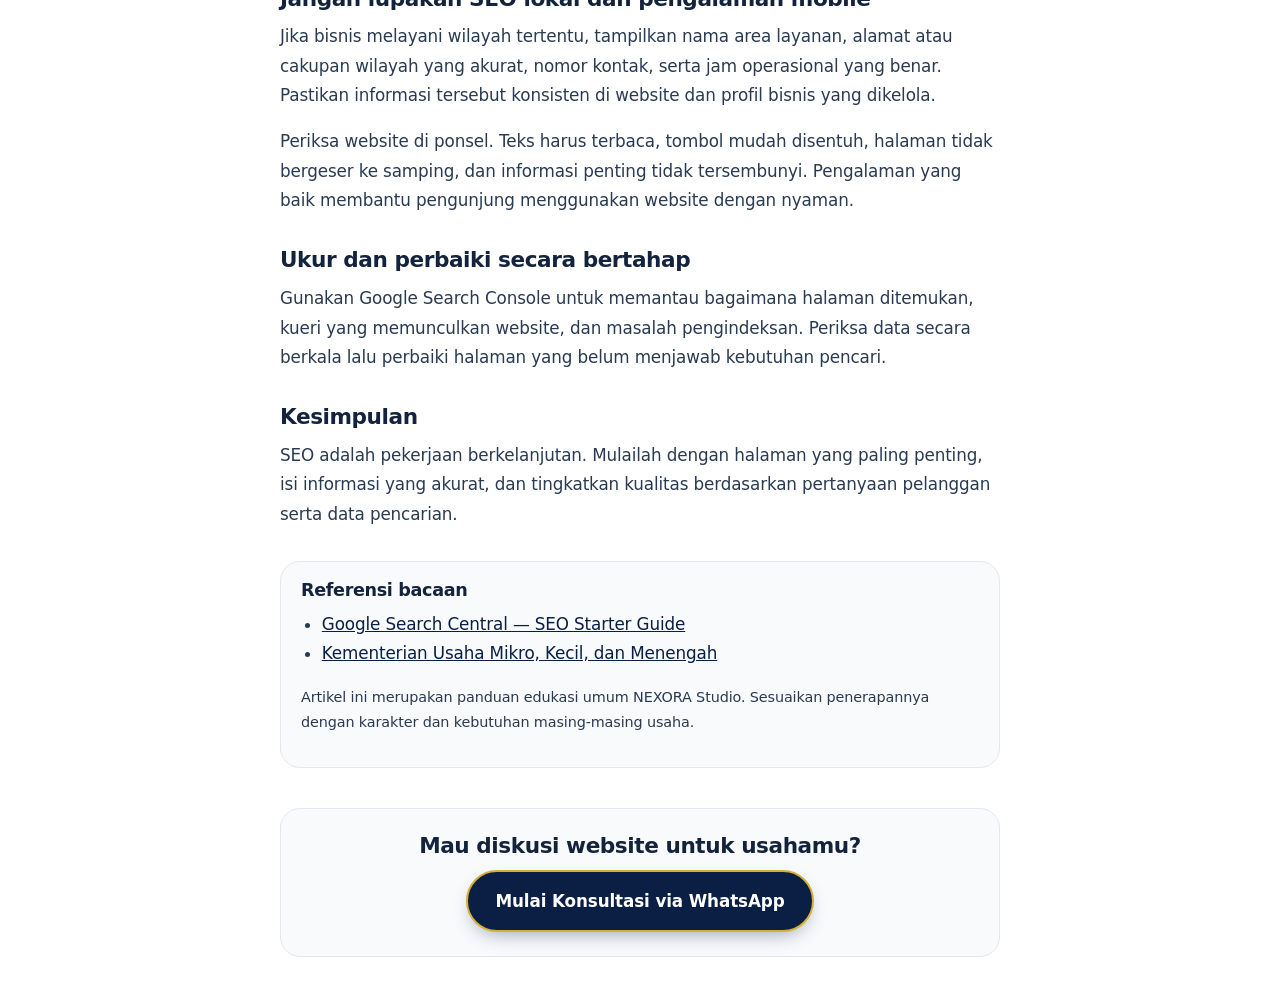
<file: blog/seo-dasar-umkm.html>
<!DOCTYPE html>
<html lang="id">
<head>
  <meta charset="utf-8"><meta name="viewport" content="width=device-width, initial-scale=1">
  <title>SEO Dasar untuk UMKM: Cara Membuat Website Lebih Mudah Ditemukan | NEXORA Studio</title>
  <meta name="description" content="Pelajari langkah SEO dasar untuk website UMKM: riset kata kunci, judul halaman, konten bermanfaat, struktur, dan pengalaman mobile.">
  <link rel="canonical" href="https://www.contoh-domain.com/blog/seo-dasar-umkm.html">
  <link rel="alternate" hreflang="id" href="https://www.contoh-domain.com/blog/seo-dasar-umkm.html">
  <link rel="alternate" hreflang="en" href="https://www.contoh-domain.com/en/blog/seo-basics-for-small-business.html">
  <meta property="og:type" content="article"><meta property="og:title" content="SEO Dasar untuk UMKM: Cara Membuat Website Lebih Mudah Ditemukan"><meta property="og:description" content="Pelajari langkah SEO dasar untuk website UMKM: riset kata kunci, judul halaman, konten bermanfaat, struktur, dan pengalaman mobile."><meta property="og:image" content="https://www.contoh-domain.com/assets/img/og-image.png">
  <link rel="icon" href="../assets/img/favicon.svg" type="image/svg+xml"><link rel="stylesheet" href="../css/style.css">
  <script type="application/ld+json">{"@context":"https://schema.org","@type":"Article","headline":"SEO Dasar untuk UMKM: Cara Membuat Website Lebih Mudah Ditemukan","description":"Pelajari langkah SEO dasar untuk website UMKM: riset kata kunci, judul halaman, konten bermanfaat, struktur, dan pengalaman mobile.","inLanguage":"id","author":{"@type":"Organization","name":"NEXORA Studio"},"mainEntityOfPage":"https://www.contoh-domain.com/blog/seo-dasar-umkm.html"}</script>
</head>
<body data-page-lang="id" data-root="../" data-no-meta data-alt-en="../../en/blog/seo-basics-for-small-business.html">
<header class="site-header"><div class="container header-inner"><a class="logo" href="../index.html"><span data-brand>NEXORA Studio</span></a><div class="header-actions"><div class="lang-switch" role="group" aria-label="Pilih bahasa"><button type="button" data-lang="id" aria-pressed="true">ID</button><button type="button" data-lang="en" aria-pressed="false">EN</button></div><a class="btn btn-wa btn-sm nav-cta-desktop" href="#" data-wa="general" target="_blank" rel="noopener">Tanya via WhatsApp</a></div></div></header>
<main><article class="container article"><a class="back" href="../index.html">← Kembali ke beranda</a><h1>SEO Dasar untuk UMKM: Cara Membuat Website Lebih Mudah Ditemukan</h1><p class="meta">Panduan praktis untuk pemilik UMKM · 23 November 2026</p><img class="article-cover" src="../assets/img/blog-seo.svg" alt="SEO Dasar untuk UMKM: Cara Membuat Website Lebih Mudah Ditemukan" width="800" height="420" loading="eager" decoding="async"><p>Memiliki website belum tentu membuat usaha langsung muncul di halaman pertama Google. Mesin pencari perlu memahami isi halaman, sementara pengunjung perlu menemukan jawaban yang benar-benar sesuai dengan kebutuhannya. SEO atau optimasi mesin pencari adalah proses membantu halaman ditemukan melalui pencarian yang relevan, bukan jalan pintas untuk menjamin peringkat tertentu.</p><h2>Mulai dari bahasa pelanggan</h2><p>Tuliskan pertanyaan yang sering diajukan calon pembeli. Contohnya: “jasa katering harian di Semarang”, “harga cetak kemasan makanan”, atau “servis AC panggilan”. Frasa seperti ini memberi gambaran tentang kebutuhan dan lokasi yang dicari pelanggan.</p><p>Pilih satu topik utama untuk setiap halaman. Hindari memasukkan terlalu banyak kata kunci yang tidak berhubungan. Gunakan istilah secara alami di judul, heading, dan isi halaman.</p><h2>Rapikan elemen setiap halaman</h2><p>Buat judul halaman yang spesifik dan mudah dipahami. Tulis deskripsi singkat yang merangkum manfaat halaman. Gunakan satu heading utama yang jelas, lalu susun subjudul secara logis. Buat alamat halaman ringkas dan mudah dibaca.</p><h2>Buat konten yang menjawab pertanyaan</h2><p>Jelaskan produk atau layanan dengan detail yang membantu: manfaat, spesifikasi, area layanan, cara pemesanan, estimasi proses, dan pertanyaan umum. Hindari menyalin deskripsi dari kompetitor. Foto asli dan contoh pekerjaan yang relevan dapat membantu pengunjung memahami penawaran.</p><h2>Jangan lupakan SEO lokal dan pengalaman mobile</h2><p>Jika bisnis melayani wilayah tertentu, tampilkan nama area layanan, alamat atau cakupan wilayah yang akurat, nomor kontak, serta jam operasional yang benar. Pastikan informasi tersebut konsisten di website dan profil bisnis yang dikelola.</p><p>Periksa website di ponsel. Teks harus terbaca, tombol mudah disentuh, halaman tidak bergeser ke samping, dan informasi penting tidak tersembunyi. Pengalaman yang baik membantu pengunjung menggunakan website dengan nyaman.</p><h2>Ukur dan perbaiki secara bertahap</h2><p>Gunakan Google Search Console untuk memantau bagaimana halaman ditemukan, kueri yang memunculkan website, dan masalah pengindeksan. Periksa data secara berkala lalu perbaiki halaman yang belum menjawab kebutuhan pencari.</p><h2>Kesimpulan</h2><p>SEO adalah pekerjaan berkelanjutan. Mulailah dengan halaman yang paling penting, isi informasi yang akurat, dan tingkatkan kualitas berdasarkan pertanyaan pelanggan serta data pencarian.</p><aside class="article-sources"><h2>Referensi bacaan</h2><ul><li><a href="https://developers.google.com/search/docs/fundamentals/seo-starter-guide" target="_blank" rel="noopener">Google Search Central — SEO Starter Guide</a></li><li><a href="https://umkm.go.id/" target="_blank" rel="noopener">Kementerian Usaha Mikro, Kecil, dan Menengah</a></li></ul><p>Artikel ini merupakan panduan edukasi umum NEXORA Studio. Sesuaikan penerapannya dengan karakter dan kebutuhan masing-masing usaha.</p></aside><div class="article-cta"><h2>Mau diskusi website untuk usahamu?</h2><a class="btn btn-wa btn-lg" href="#" data-wa="consult" target="_blank" rel="noopener">Mulai Konsultasi via WhatsApp</a></div></article></main>
<script src="../js/config.js" defer></script><script src="../js/i18n.js" defer></script><script src="../js/script.js" defer></script>
</body></html>
</file>
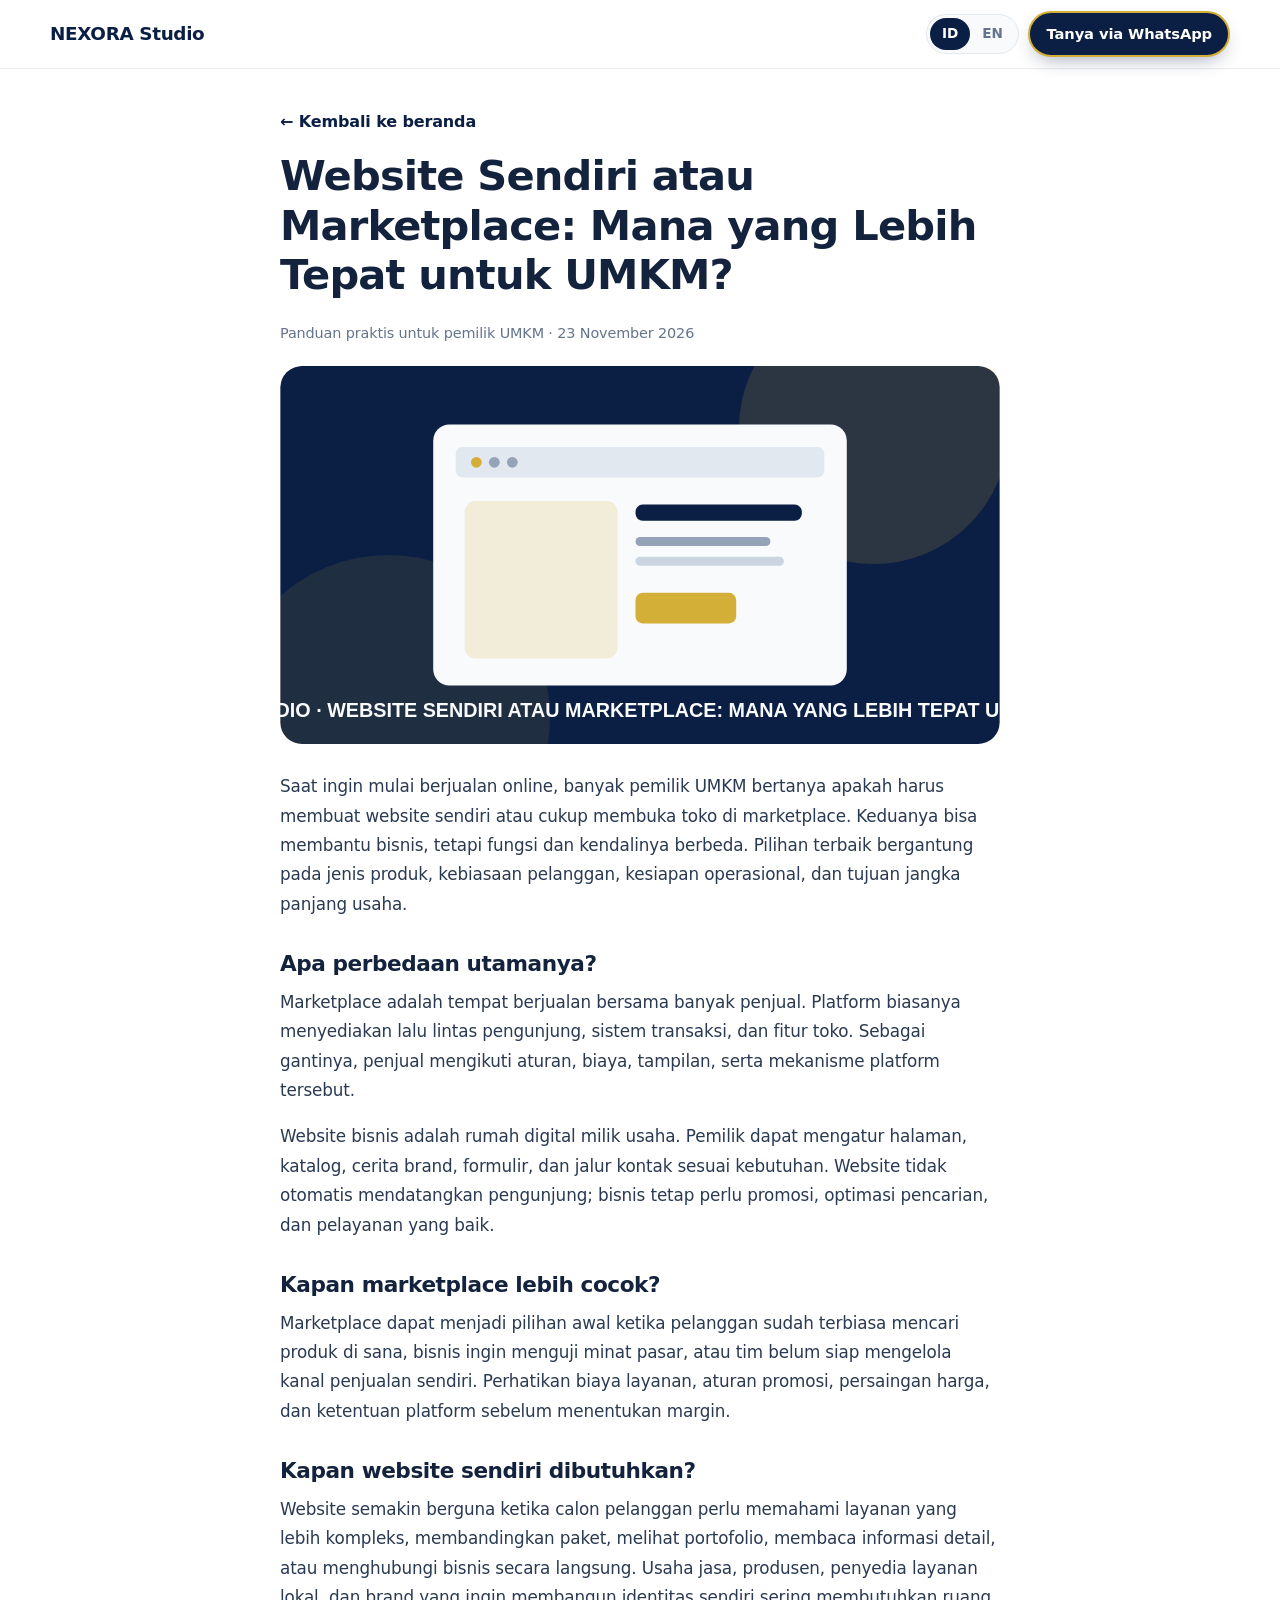
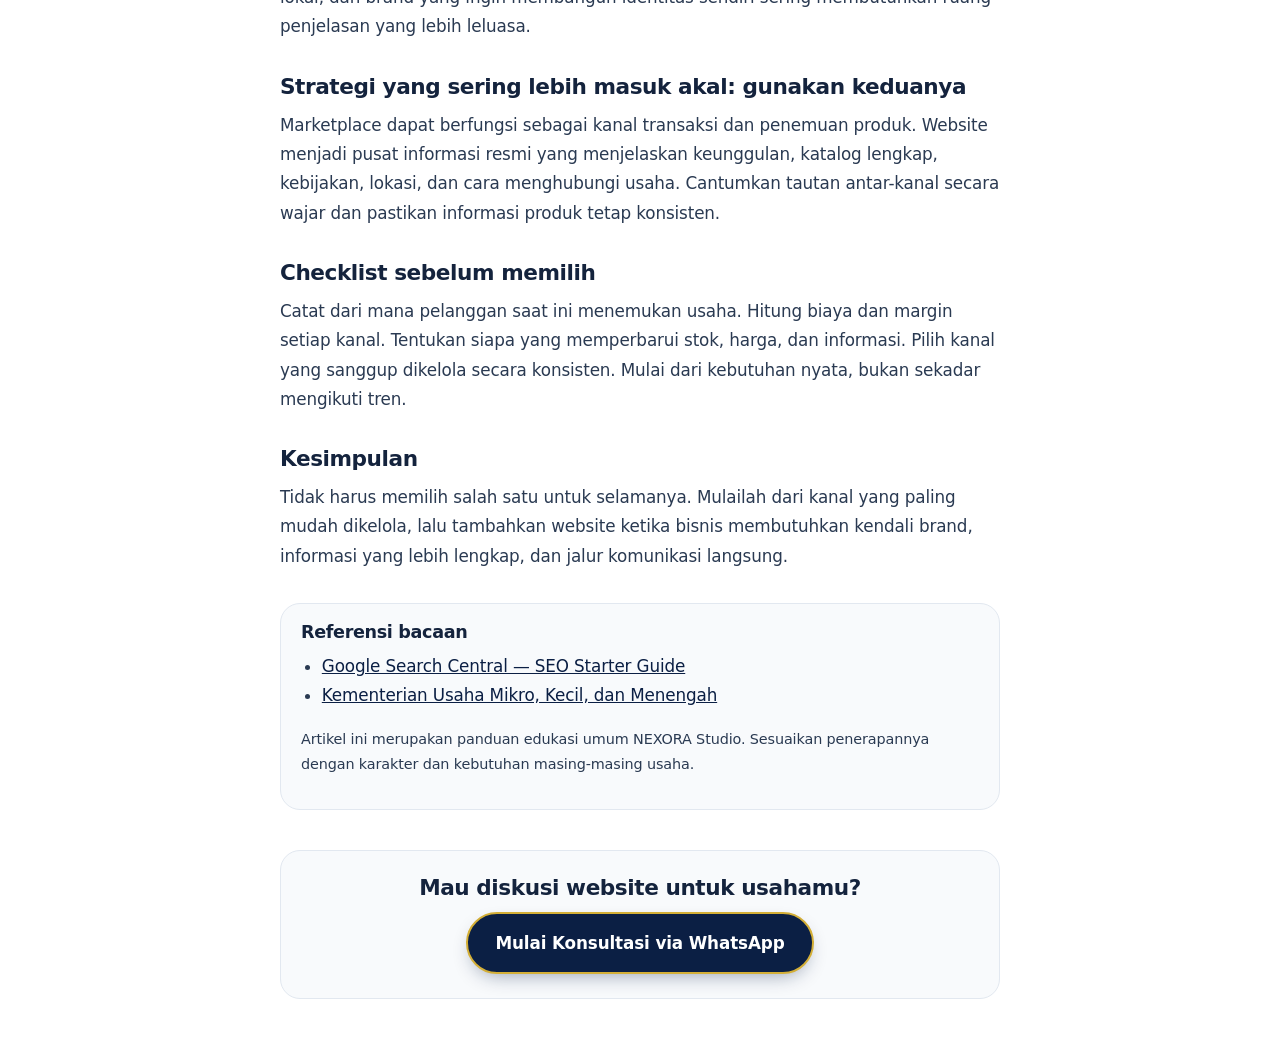
<file: blog/website-vs-marketplace-umkm.html>
<!DOCTYPE html>
<html lang="id">
<head>
  <meta charset="utf-8"><meta name="viewport" content="width=device-width, initial-scale=1">
  <title>Website Sendiri atau Marketplace: Mana yang Lebih Tepat untuk UMKM? | NEXORA Studio</title>
  <meta name="description" content="Pahami perbedaan website dan marketplace, kelebihan masing-masing, serta cara menggabungkannya agar kanal penjualan UMKM saling mendukung.">
  <link rel="canonical" href="https://www.contoh-domain.com/blog/website-vs-marketplace-umkm.html">
  <link rel="alternate" hreflang="id" href="https://www.contoh-domain.com/blog/website-vs-marketplace-umkm.html">
  <link rel="alternate" hreflang="en" href="https://www.contoh-domain.com/en/blog/website-vs-marketplace-for-small-business.html">
  <meta property="og:type" content="article"><meta property="og:title" content="Website Sendiri atau Marketplace: Mana yang Lebih Tepat untuk UMKM?"><meta property="og:description" content="Pahami perbedaan website dan marketplace, kelebihan masing-masing, serta cara menggabungkannya agar kanal penjualan UMKM saling mendukung."><meta property="og:image" content="https://www.contoh-domain.com/assets/img/og-image.png">
  <link rel="icon" href="../assets/img/favicon.svg" type="image/svg+xml"><link rel="stylesheet" href="../css/style.css">
  <script type="application/ld+json">{"@context":"https://schema.org","@type":"Article","headline":"Website Sendiri atau Marketplace: Mana yang Lebih Tepat untuk UMKM?","description":"Pahami perbedaan website dan marketplace, kelebihan masing-masing, serta cara menggabungkannya agar kanal penjualan UMKM saling mendukung.","inLanguage":"id","author":{"@type":"Organization","name":"NEXORA Studio"},"mainEntityOfPage":"https://www.contoh-domain.com/blog/website-vs-marketplace-umkm.html"}</script>
</head>
<body data-page-lang="id" data-root="../" data-no-meta data-alt-en="../../en/blog/website-vs-marketplace-for-small-business.html">
<header class="site-header"><div class="container header-inner"><a class="logo" href="../index.html"><span data-brand>NEXORA Studio</span></a><div class="header-actions"><div class="lang-switch" role="group" aria-label="Pilih bahasa"><button type="button" data-lang="id" aria-pressed="true">ID</button><button type="button" data-lang="en" aria-pressed="false">EN</button></div><a class="btn btn-wa btn-sm nav-cta-desktop" href="#" data-wa="general" target="_blank" rel="noopener">Tanya via WhatsApp</a></div></div></header>
<main><article class="container article"><a class="back" href="../index.html">← Kembali ke beranda</a><h1>Website Sendiri atau Marketplace: Mana yang Lebih Tepat untuk UMKM?</h1><p class="meta">Panduan praktis untuk pemilik UMKM · 23 November 2026</p><img class="article-cover" src="../assets/img/blog-channel.svg" alt="Website Sendiri atau Marketplace: Mana yang Lebih Tepat untuk UMKM?" width="800" height="420" loading="eager" decoding="async"><p>Saat ingin mulai berjualan online, banyak pemilik UMKM bertanya apakah harus membuat website sendiri atau cukup membuka toko di marketplace. Keduanya bisa membantu bisnis, tetapi fungsi dan kendalinya berbeda. Pilihan terbaik bergantung pada jenis produk, kebiasaan pelanggan, kesiapan operasional, dan tujuan jangka panjang usaha.</p><h2>Apa perbedaan utamanya?</h2><p>Marketplace adalah tempat berjualan bersama banyak penjual. Platform biasanya menyediakan lalu lintas pengunjung, sistem transaksi, dan fitur toko. Sebagai gantinya, penjual mengikuti aturan, biaya, tampilan, serta mekanisme platform tersebut.</p><p>Website bisnis adalah rumah digital milik usaha. Pemilik dapat mengatur halaman, katalog, cerita brand, formulir, dan jalur kontak sesuai kebutuhan. Website tidak otomatis mendatangkan pengunjung; bisnis tetap perlu promosi, optimasi pencarian, dan pelayanan yang baik.</p><h2>Kapan marketplace lebih cocok?</h2><p>Marketplace dapat menjadi pilihan awal ketika pelanggan sudah terbiasa mencari produk di sana, bisnis ingin menguji minat pasar, atau tim belum siap mengelola kanal penjualan sendiri. Perhatikan biaya layanan, aturan promosi, persaingan harga, dan ketentuan platform sebelum menentukan margin.</p><h2>Kapan website sendiri dibutuhkan?</h2><p>Website semakin berguna ketika calon pelanggan perlu memahami layanan yang lebih kompleks, membandingkan paket, melihat portofolio, membaca informasi detail, atau menghubungi bisnis secara langsung. Usaha jasa, produsen, penyedia layanan lokal, dan brand yang ingin membangun identitas sendiri sering membutuhkan ruang penjelasan yang lebih leluasa.</p><h2>Strategi yang sering lebih masuk akal: gunakan keduanya</h2><p>Marketplace dapat berfungsi sebagai kanal transaksi dan penemuan produk. Website menjadi pusat informasi resmi yang menjelaskan keunggulan, katalog lengkap, kebijakan, lokasi, dan cara menghubungi usaha. Cantumkan tautan antar-kanal secara wajar dan pastikan informasi produk tetap konsisten.</p><h2>Checklist sebelum memilih</h2><p>Catat dari mana pelanggan saat ini menemukan usaha. Hitung biaya dan margin setiap kanal. Tentukan siapa yang memperbarui stok, harga, dan informasi. Pilih kanal yang sanggup dikelola secara konsisten. Mulai dari kebutuhan nyata, bukan sekadar mengikuti tren.</p><h2>Kesimpulan</h2><p>Tidak harus memilih salah satu untuk selamanya. Mulailah dari kanal yang paling mudah dikelola, lalu tambahkan website ketika bisnis membutuhkan kendali brand, informasi yang lebih lengkap, dan jalur komunikasi langsung.</p><aside class="article-sources"><h2>Referensi bacaan</h2><ul><li><a href="https://developers.google.com/search/docs/fundamentals/seo-starter-guide" target="_blank" rel="noopener">Google Search Central — SEO Starter Guide</a></li><li><a href="https://umkm.go.id/" target="_blank" rel="noopener">Kementerian Usaha Mikro, Kecil, dan Menengah</a></li></ul><p>Artikel ini merupakan panduan edukasi umum NEXORA Studio. Sesuaikan penerapannya dengan karakter dan kebutuhan masing-masing usaha.</p></aside><div class="article-cta"><h2>Mau diskusi website untuk usahamu?</h2><a class="btn btn-wa btn-lg" href="#" data-wa="consult" target="_blank" rel="noopener">Mulai Konsultasi via WhatsApp</a></div></article></main>
<script src="../js/config.js" defer></script><script src="../js/i18n.js" defer></script><script src="../js/script.js" defer></script>
</body></html>
</file>
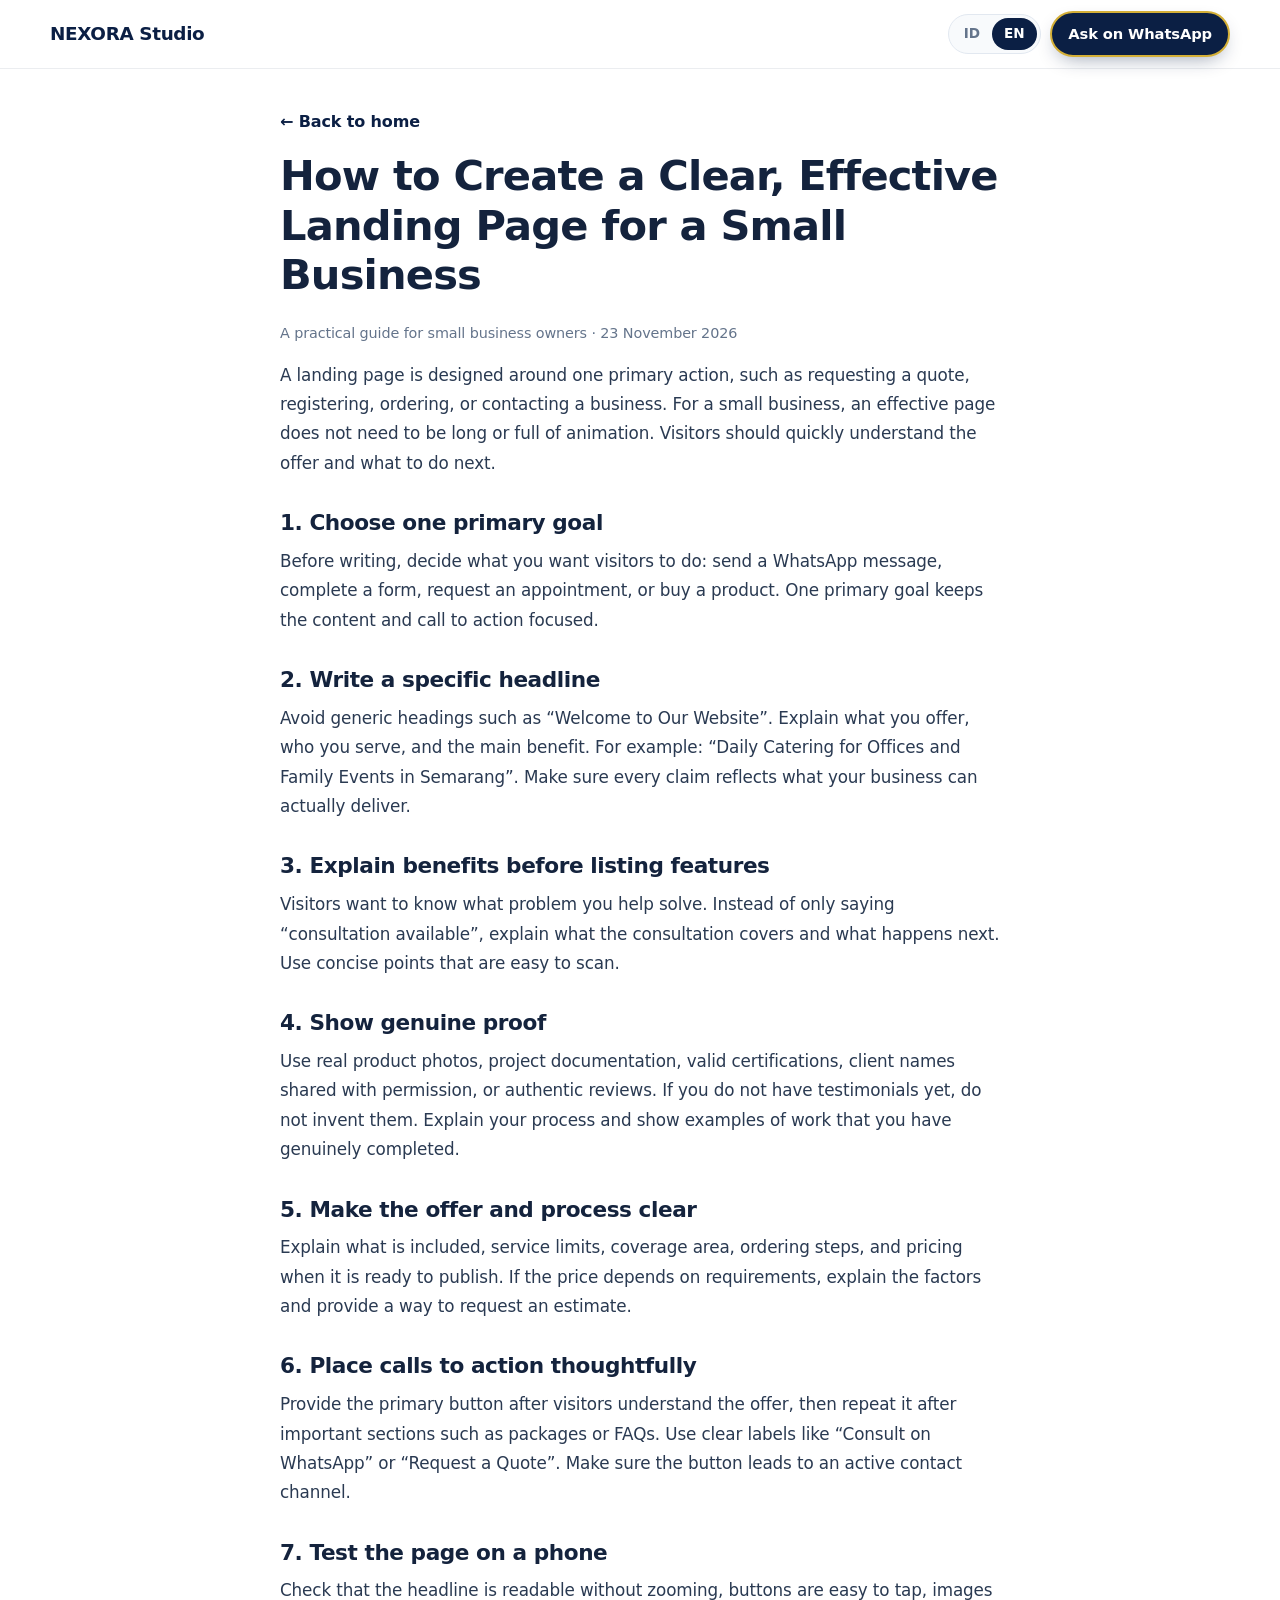
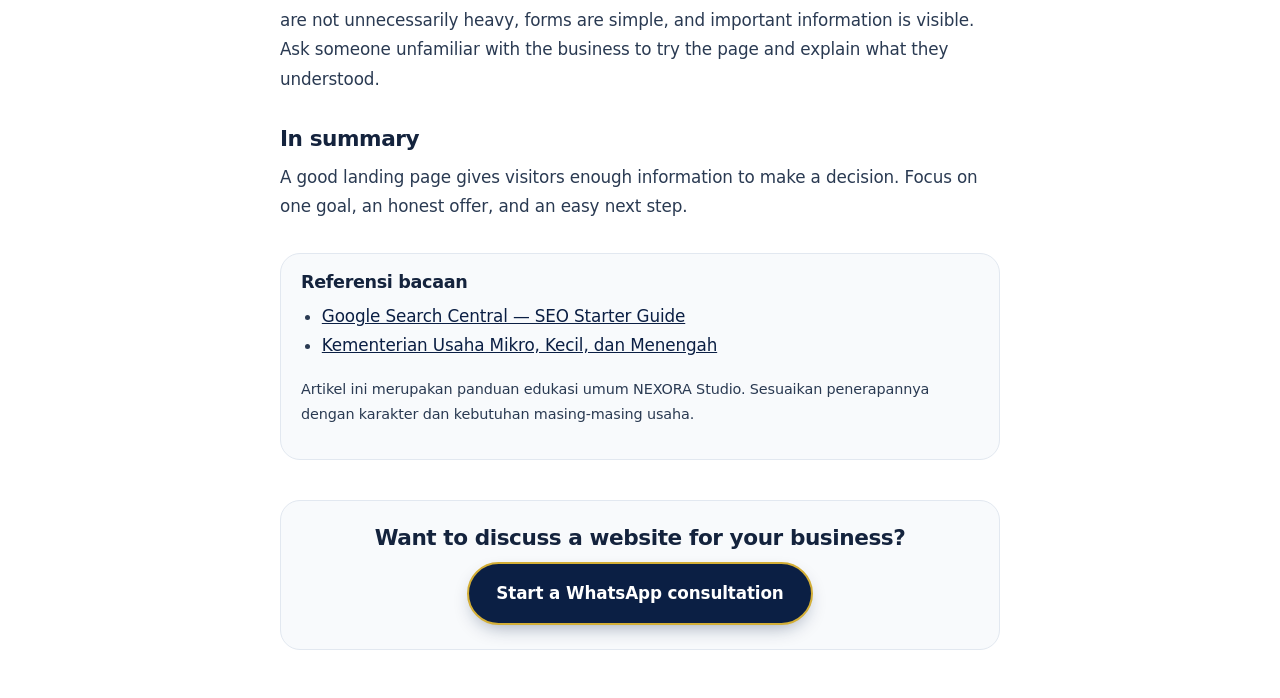
<file: en/blog/effective-landing-page-for-small-business.html>
<!DOCTYPE html>
<html lang="en">
<head>
  <meta charset="utf-8"><meta name="viewport" content="width=device-width, initial-scale=1">
  <title>How to Create a Clear, Effective Landing Page for a Small Business | NEXORA Studio</title>
  <meta name="description" content="A practical guide to a focused landing page, including the headline, benefits, proof, offer details, FAQs, and a clear contact action.">
  <link rel="canonical" href="https://www.contoh-domain.com/en/blog/effective-landing-page-for-small-business.html">
  <link rel="alternate" hreflang="en" href="https://www.contoh-domain.com/en/blog/effective-landing-page-for-small-business.html">
  <link rel="alternate" hreflang="id" href="https://www.contoh-domain.com/blog/landing-page-umkm-efektif.html">
  <meta property="og:type" content="article"><meta property="og:title" content="How to Create a Clear, Effective Landing Page for a Small Business"><meta property="og:description" content="A practical guide to a focused landing page, including the headline, benefits, proof, offer details, FAQs, and a clear contact action."><meta property="og:image" content="https://www.contoh-domain.com/assets/img/og-image.png">
  <link rel="icon" href="../../assets/img/favicon.svg" type="image/svg+xml"><link rel="stylesheet" href="../../css/style.css">
  <script type="application/ld+json">{"@context":"https://schema.org","@type":"Article","headline":"How to Create a Clear, Effective Landing Page for a Small Business","description":"A practical guide to a focused landing page, including the headline, benefits, proof, offer details, FAQs, and a clear contact action.","inLanguage":"en","author":{"@type":"Organization","name":"NEXORA Studio"},"mainEntityOfPage":"https://www.contoh-domain.com/en/blog/effective-landing-page-for-small-business.html"}</script>
</head>
<body data-page-lang="en" data-root="../../" data-no-meta data-alt-id="../../blog/landing-page-umkm-efektif.html">
<header class="site-header"><div class="container header-inner"><a class="logo" href="../../index.html"><span data-brand>NEXORA Studio</span></a><div class="header-actions"><div class="lang-switch" role="group" aria-label="Choose language"><button type="button" data-lang="id" aria-pressed="false">ID</button><button type="button" data-lang="en" aria-pressed="true">EN</button></div><a class="btn btn-wa btn-sm nav-cta-desktop" href="#" data-wa="general" target="_blank" rel="noopener">Ask on WhatsApp</a></div></div></header>
<main><article class="container article"><a class="back" href="../../index.html">← Back to home</a><h1>How to Create a Clear, Effective Landing Page for a Small Business</h1><p class="meta">A practical guide for small business owners · 23 November 2026</p><p>A landing page is designed around one primary action, such as requesting a quote, registering, ordering, or contacting a business. For a small business, an effective page does not need to be long or full of animation. Visitors should quickly understand the offer and what to do next.</p><h2>1. Choose one primary goal</h2><p>Before writing, decide what you want visitors to do: send a WhatsApp message, complete a form, request an appointment, or buy a product. One primary goal keeps the content and call to action focused.</p><h2>2. Write a specific headline</h2><p>Avoid generic headings such as “Welcome to Our Website”. Explain what you offer, who you serve, and the main benefit. For example: “Daily Catering for Offices and Family Events in Semarang”. Make sure every claim reflects what your business can actually deliver.</p><h2>3. Explain benefits before listing features</h2><p>Visitors want to know what problem you help solve. Instead of only saying “consultation available”, explain what the consultation covers and what happens next. Use concise points that are easy to scan.</p><h2>4. Show genuine proof</h2><p>Use real product photos, project documentation, valid certifications, client names shared with permission, or authentic reviews. If you do not have testimonials yet, do not invent them. Explain your process and show examples of work that you have genuinely completed.</p><h2>5. Make the offer and process clear</h2><p>Explain what is included, service limits, coverage area, ordering steps, and pricing when it is ready to publish. If the price depends on requirements, explain the factors and provide a way to request an estimate.</p><h2>6. Place calls to action thoughtfully</h2><p>Provide the primary button after visitors understand the offer, then repeat it after important sections such as packages or FAQs. Use clear labels like “Consult on WhatsApp” or “Request a Quote”. Make sure the button leads to an active contact channel.</p><h2>7. Test the page on a phone</h2><p>Check that the headline is readable without zooming, buttons are easy to tap, images are not unnecessarily heavy, forms are simple, and important information is visible. Ask someone unfamiliar with the business to try the page and explain what they understood.</p><h2>In summary</h2><p>A good landing page gives visitors enough information to make a decision. Focus on one goal, an honest offer, and an easy next step.</p><aside class="article-sources"><h2>Referensi bacaan</h2><ul><li><a href="https://developers.google.com/search/docs/fundamentals/seo-starter-guide" target="_blank" rel="noopener">Google Search Central — SEO Starter Guide</a></li><li><a href="https://umkm.go.id/" target="_blank" rel="noopener">Kementerian Usaha Mikro, Kecil, dan Menengah</a></li></ul><p>Artikel ini merupakan panduan edukasi umum NEXORA Studio. Sesuaikan penerapannya dengan karakter dan kebutuhan masing-masing usaha.</p></aside><div class="article-cta"><h2>Want to discuss a website for your business?</h2><a class="btn btn-wa btn-lg" href="#" data-wa="consult" target="_blank" rel="noopener">Start a WhatsApp consultation</a></div></article></main>
<script src="../../js/config.js" defer></script><script src="../../js/i18n.js" defer></script><script src="../../js/script.js" defer></script>
</body></html>
</file>
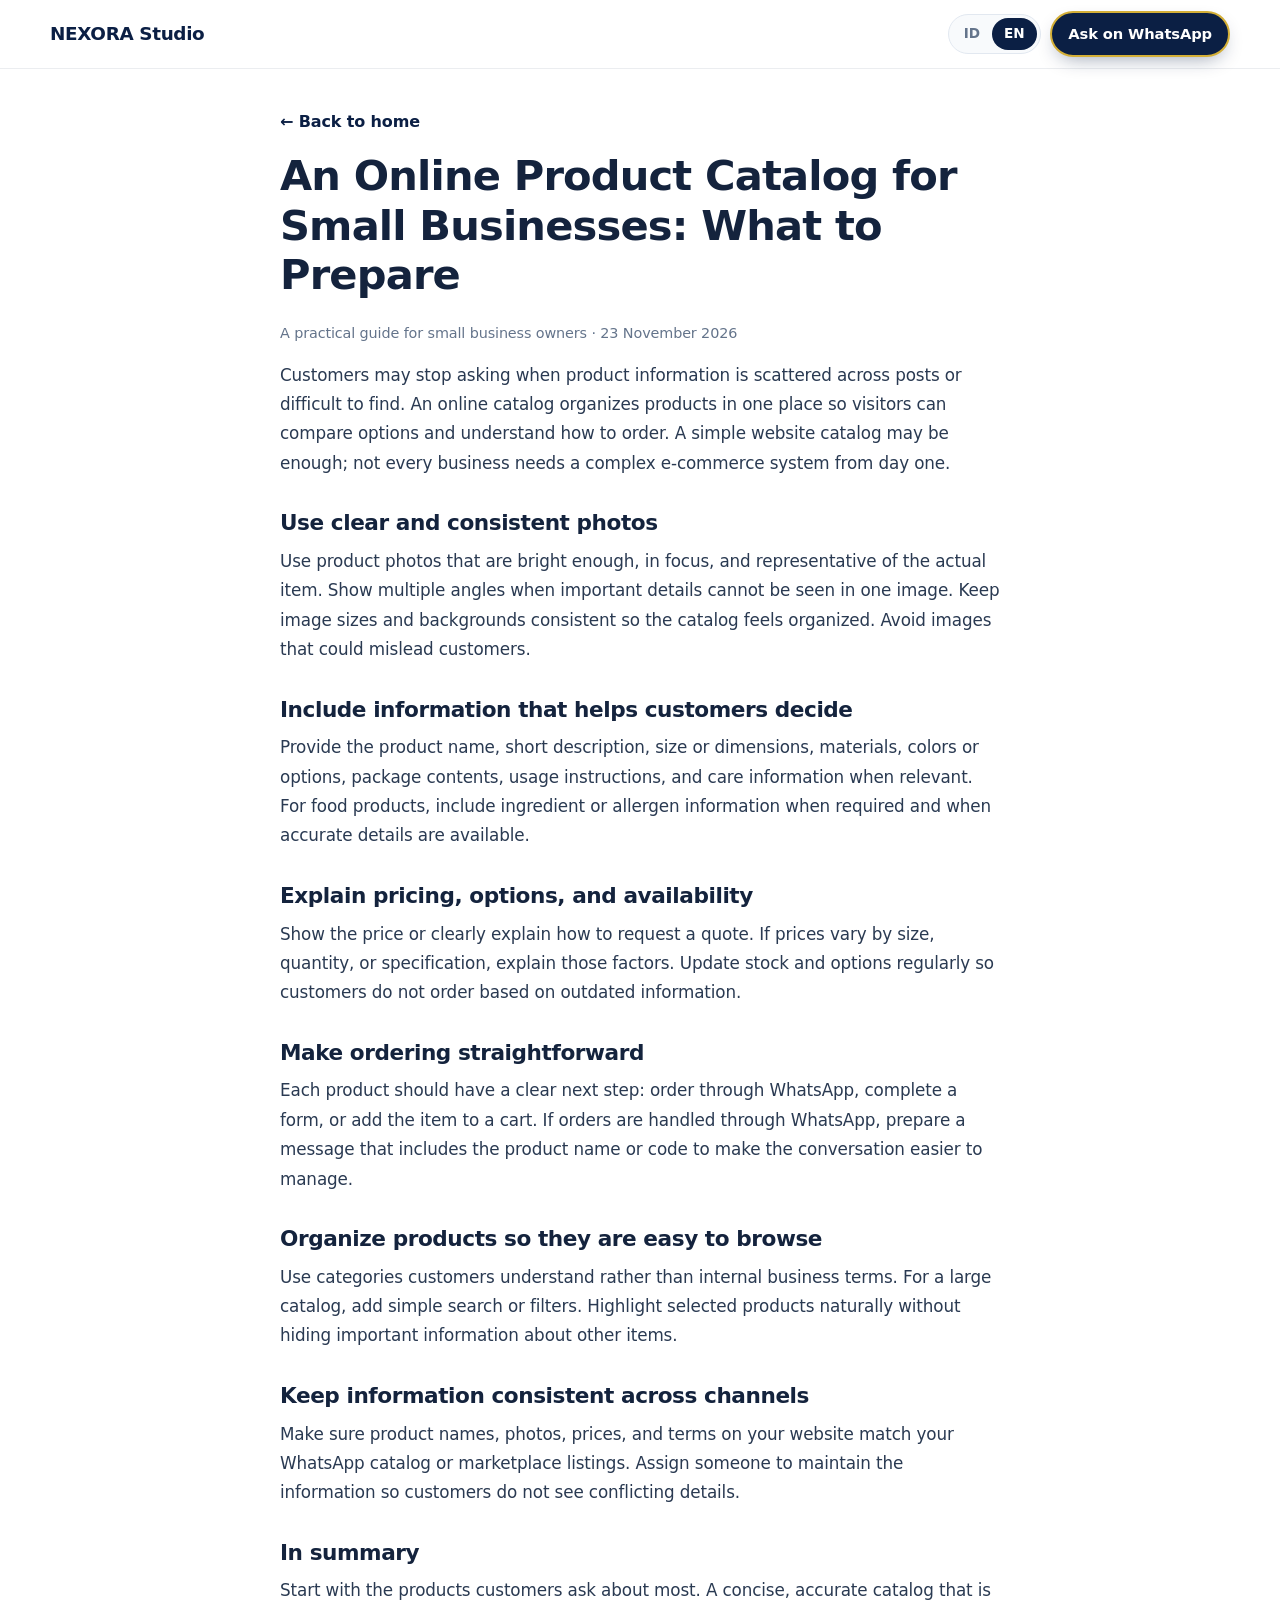
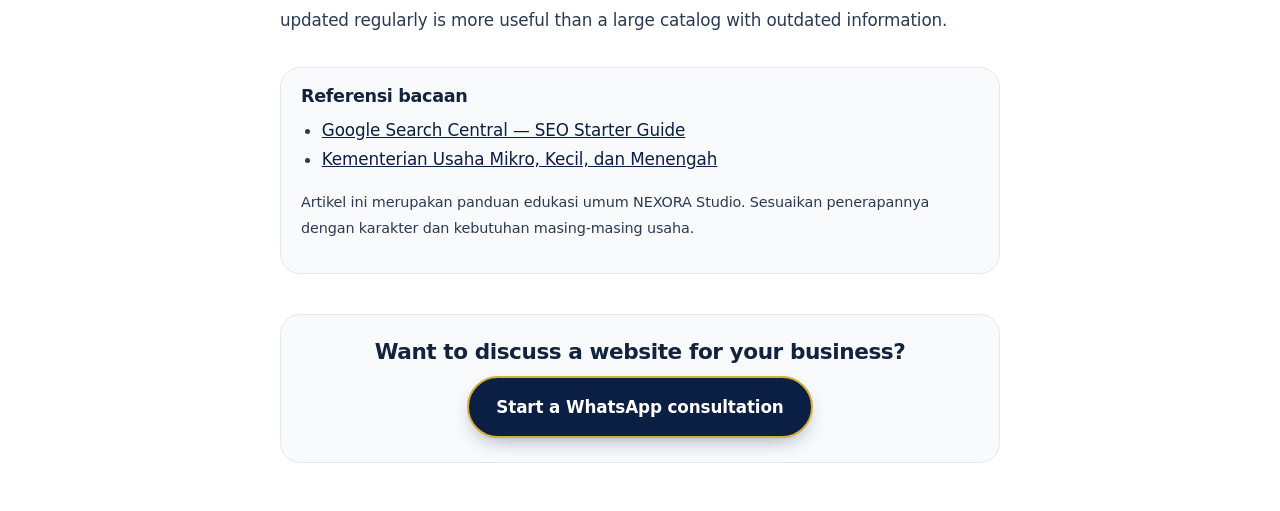
<file: en/blog/online-product-catalog-for-small-business.html>
<!DOCTYPE html>
<html lang="en">
<head>
  <meta charset="utf-8"><meta name="viewport" content="width=device-width, initial-scale=1">
  <title>An Online Product Catalog for Small Businesses: What to Prepare | NEXORA Studio</title>
  <meta name="description" content="Build a useful online catalog with clear product photos, specifications, options, pricing, stock information, and ordering instructions.">
  <link rel="canonical" href="https://www.contoh-domain.com/en/blog/online-product-catalog-for-small-business.html">
  <link rel="alternate" hreflang="en" href="https://www.contoh-domain.com/en/blog/online-product-catalog-for-small-business.html">
  <link rel="alternate" hreflang="id" href="https://www.contoh-domain.com/blog/katalog-produk-online-umkm.html">
  <meta property="og:type" content="article"><meta property="og:title" content="An Online Product Catalog for Small Businesses: What to Prepare"><meta property="og:description" content="Build a useful online catalog with clear product photos, specifications, options, pricing, stock information, and ordering instructions."><meta property="og:image" content="https://www.contoh-domain.com/assets/img/og-image.png">
  <link rel="icon" href="../../assets/img/favicon.svg" type="image/svg+xml"><link rel="stylesheet" href="../../css/style.css">
  <script type="application/ld+json">{"@context":"https://schema.org","@type":"Article","headline":"An Online Product Catalog for Small Businesses: What to Prepare","description":"Build a useful online catalog with clear product photos, specifications, options, pricing, stock information, and ordering instructions.","inLanguage":"en","author":{"@type":"Organization","name":"NEXORA Studio"},"mainEntityOfPage":"https://www.contoh-domain.com/en/blog/online-product-catalog-for-small-business.html"}</script>
</head>
<body data-page-lang="en" data-root="../../" data-no-meta data-alt-id="../../blog/katalog-produk-online-umkm.html">
<header class="site-header"><div class="container header-inner"><a class="logo" href="../../index.html"><span data-brand>NEXORA Studio</span></a><div class="header-actions"><div class="lang-switch" role="group" aria-label="Choose language"><button type="button" data-lang="id" aria-pressed="false">ID</button><button type="button" data-lang="en" aria-pressed="true">EN</button></div><a class="btn btn-wa btn-sm nav-cta-desktop" href="#" data-wa="general" target="_blank" rel="noopener">Ask on WhatsApp</a></div></div></header>
<main><article class="container article"><a class="back" href="../../index.html">← Back to home</a><h1>An Online Product Catalog for Small Businesses: What to Prepare</h1><p class="meta">A practical guide for small business owners · 23 November 2026</p><p>Customers may stop asking when product information is scattered across posts or difficult to find. An online catalog organizes products in one place so visitors can compare options and understand how to order. A simple website catalog may be enough; not every business needs a complex e-commerce system from day one.</p><h2>Use clear and consistent photos</h2><p>Use product photos that are bright enough, in focus, and representative of the actual item. Show multiple angles when important details cannot be seen in one image. Keep image sizes and backgrounds consistent so the catalog feels organized. Avoid images that could mislead customers.</p><h2>Include information that helps customers decide</h2><p>Provide the product name, short description, size or dimensions, materials, colors or options, package contents, usage instructions, and care information when relevant. For food products, include ingredient or allergen information when required and when accurate details are available.</p><h2>Explain pricing, options, and availability</h2><p>Show the price or clearly explain how to request a quote. If prices vary by size, quantity, or specification, explain those factors. Update stock and options regularly so customers do not order based on outdated information.</p><h2>Make ordering straightforward</h2><p>Each product should have a clear next step: order through WhatsApp, complete a form, or add the item to a cart. If orders are handled through WhatsApp, prepare a message that includes the product name or code to make the conversation easier to manage.</p><h2>Organize products so they are easy to browse</h2><p>Use categories customers understand rather than internal business terms. For a large catalog, add simple search or filters. Highlight selected products naturally without hiding important information about other items.</p><h2>Keep information consistent across channels</h2><p>Make sure product names, photos, prices, and terms on your website match your WhatsApp catalog or marketplace listings. Assign someone to maintain the information so customers do not see conflicting details.</p><h2>In summary</h2><p>Start with the products customers ask about most. A concise, accurate catalog that is updated regularly is more useful than a large catalog with outdated information.</p><aside class="article-sources"><h2>Referensi bacaan</h2><ul><li><a href="https://developers.google.com/search/docs/fundamentals/seo-starter-guide" target="_blank" rel="noopener">Google Search Central — SEO Starter Guide</a></li><li><a href="https://umkm.go.id/" target="_blank" rel="noopener">Kementerian Usaha Mikro, Kecil, dan Menengah</a></li></ul><p>Artikel ini merupakan panduan edukasi umum NEXORA Studio. Sesuaikan penerapannya dengan karakter dan kebutuhan masing-masing usaha.</p></aside><div class="article-cta"><h2>Want to discuss a website for your business?</h2><a class="btn btn-wa btn-lg" href="#" data-wa="consult" target="_blank" rel="noopener">Start a WhatsApp consultation</a></div></article></main>
<script src="../../js/config.js" defer></script><script src="../../js/i18n.js" defer></script><script src="../../js/script.js" defer></script>
</body></html>
</file>
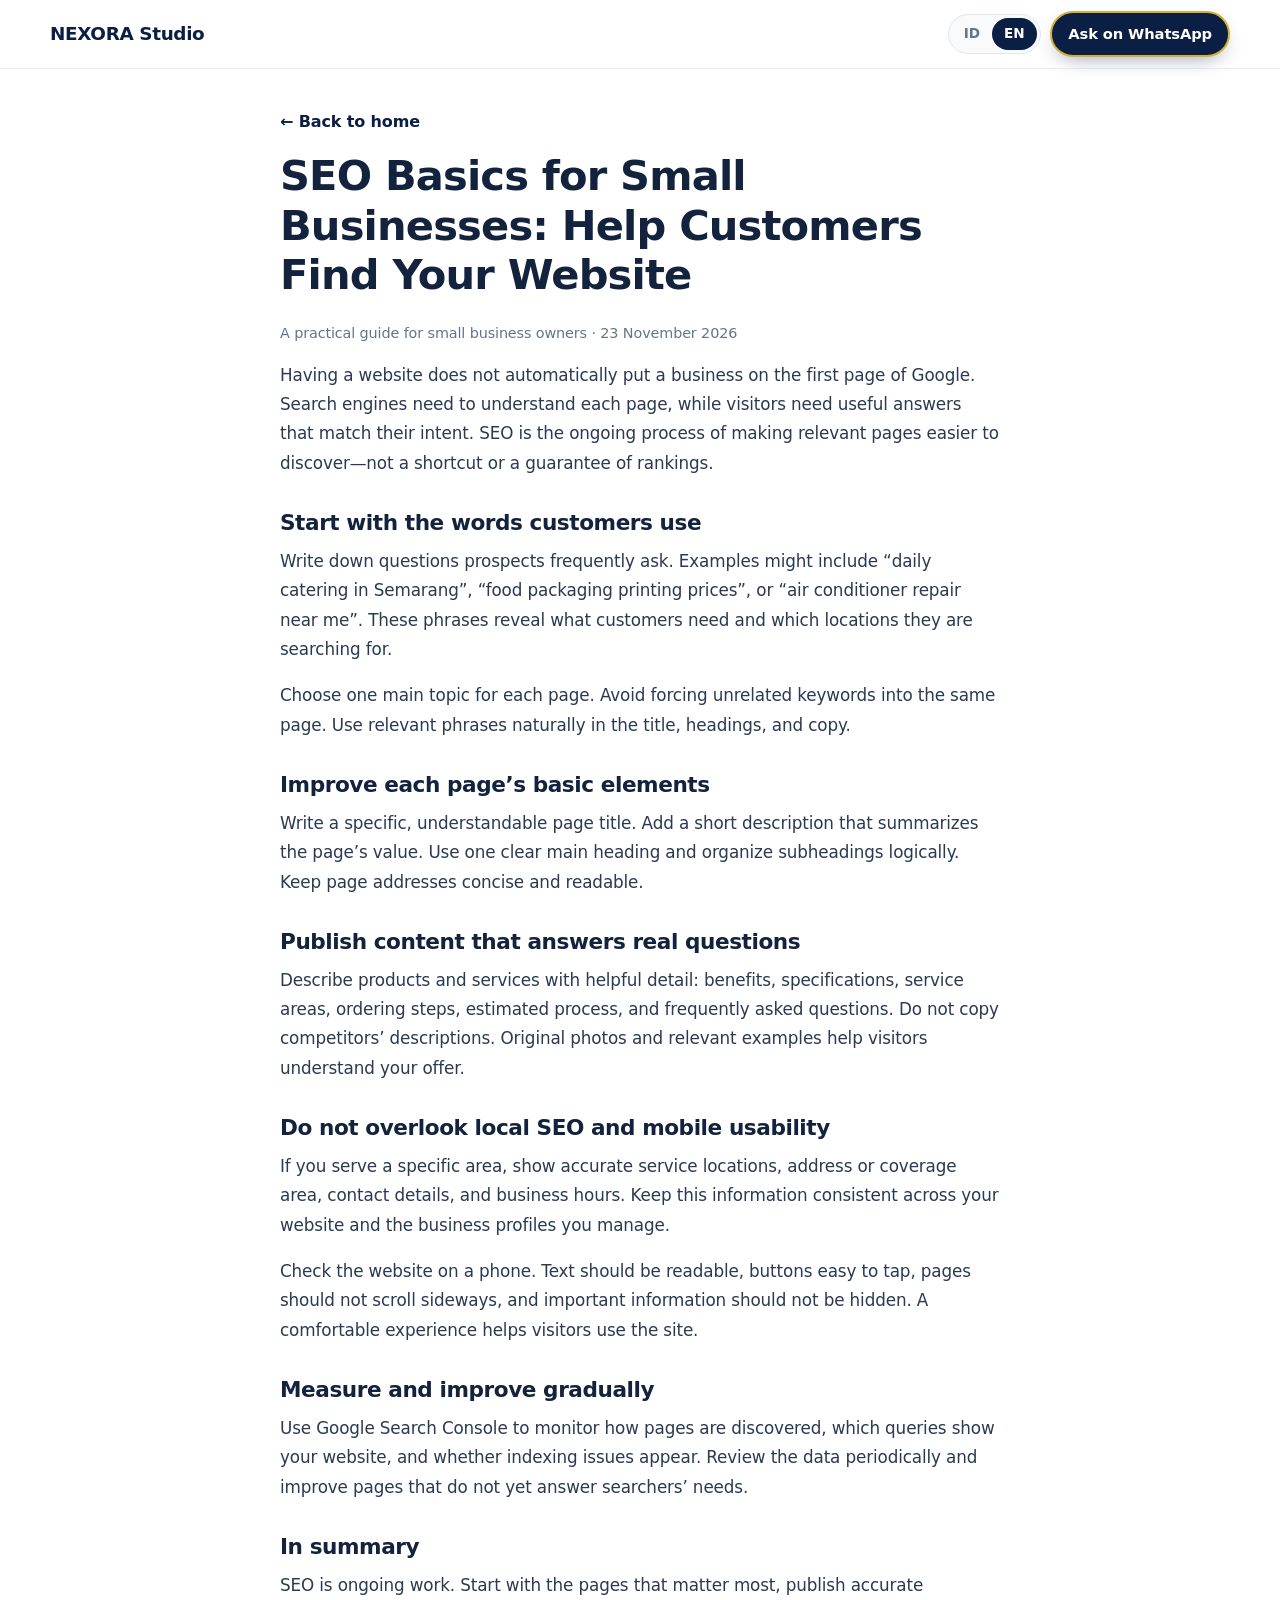
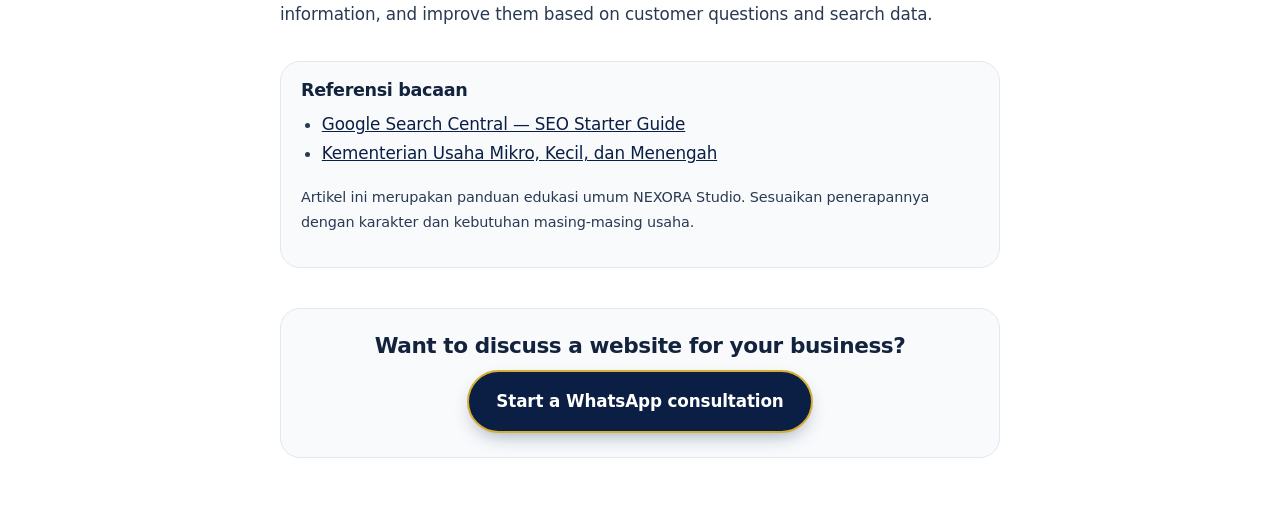
<file: en/blog/seo-basics-for-small-business.html>
<!DOCTYPE html>
<html lang="en">
<head>
  <meta charset="utf-8"><meta name="viewport" content="width=device-width, initial-scale=1">
  <title>SEO Basics for Small Businesses: Help Customers Find Your Website | NEXORA Studio</title>
  <meta name="description" content="Learn practical SEO foundations for a small business website, from customer search terms and page titles to useful content and mobile usability.">
  <link rel="canonical" href="https://www.contoh-domain.com/en/blog/seo-basics-for-small-business.html">
  <link rel="alternate" hreflang="en" href="https://www.contoh-domain.com/en/blog/seo-basics-for-small-business.html">
  <link rel="alternate" hreflang="id" href="https://www.contoh-domain.com/blog/seo-dasar-umkm.html">
  <meta property="og:type" content="article"><meta property="og:title" content="SEO Basics for Small Businesses: Help Customers Find Your Website"><meta property="og:description" content="Learn practical SEO foundations for a small business website, from customer search terms and page titles to useful content and mobile usability."><meta property="og:image" content="https://www.contoh-domain.com/assets/img/og-image.png">
  <link rel="icon" href="../../assets/img/favicon.svg" type="image/svg+xml"><link rel="stylesheet" href="../../css/style.css">
  <script type="application/ld+json">{"@context":"https://schema.org","@type":"Article","headline":"SEO Basics for Small Businesses: Help Customers Find Your Website","description":"Learn practical SEO foundations for a small business website, from customer search terms and page titles to useful content and mobile usability.","inLanguage":"en","author":{"@type":"Organization","name":"NEXORA Studio"},"mainEntityOfPage":"https://www.contoh-domain.com/en/blog/seo-basics-for-small-business.html"}</script>
</head>
<body data-page-lang="en" data-root="../../" data-no-meta data-alt-id="../../blog/seo-dasar-umkm.html">
<header class="site-header"><div class="container header-inner"><a class="logo" href="../../index.html"><span data-brand>NEXORA Studio</span></a><div class="header-actions"><div class="lang-switch" role="group" aria-label="Choose language"><button type="button" data-lang="id" aria-pressed="false">ID</button><button type="button" data-lang="en" aria-pressed="true">EN</button></div><a class="btn btn-wa btn-sm nav-cta-desktop" href="#" data-wa="general" target="_blank" rel="noopener">Ask on WhatsApp</a></div></div></header>
<main><article class="container article"><a class="back" href="../../index.html">← Back to home</a><h1>SEO Basics for Small Businesses: Help Customers Find Your Website</h1><p class="meta">A practical guide for small business owners · 23 November 2026</p><p>Having a website does not automatically put a business on the first page of Google. Search engines need to understand each page, while visitors need useful answers that match their intent. SEO is the ongoing process of making relevant pages easier to discover—not a shortcut or a guarantee of rankings.</p><h2>Start with the words customers use</h2><p>Write down questions prospects frequently ask. Examples might include “daily catering in Semarang”, “food packaging printing prices”, or “air conditioner repair near me”. These phrases reveal what customers need and which locations they are searching for.</p><p>Choose one main topic for each page. Avoid forcing unrelated keywords into the same page. Use relevant phrases naturally in the title, headings, and copy.</p><h2>Improve each page’s basic elements</h2><p>Write a specific, understandable page title. Add a short description that summarizes the page’s value. Use one clear main heading and organize subheadings logically. Keep page addresses concise and readable.</p><h2>Publish content that answers real questions</h2><p>Describe products and services with helpful detail: benefits, specifications, service areas, ordering steps, estimated process, and frequently asked questions. Do not copy competitors’ descriptions. Original photos and relevant examples help visitors understand your offer.</p><h2>Do not overlook local SEO and mobile usability</h2><p>If you serve a specific area, show accurate service locations, address or coverage area, contact details, and business hours. Keep this information consistent across your website and the business profiles you manage.</p><p>Check the website on a phone. Text should be readable, buttons easy to tap, pages should not scroll sideways, and important information should not be hidden. A comfortable experience helps visitors use the site.</p><h2>Measure and improve gradually</h2><p>Use Google Search Console to monitor how pages are discovered, which queries show your website, and whether indexing issues appear. Review the data periodically and improve pages that do not yet answer searchers’ needs.</p><h2>In summary</h2><p>SEO is ongoing work. Start with the pages that matter most, publish accurate information, and improve them based on customer questions and search data.</p><aside class="article-sources"><h2>Referensi bacaan</h2><ul><li><a href="https://developers.google.com/search/docs/fundamentals/seo-starter-guide" target="_blank" rel="noopener">Google Search Central — SEO Starter Guide</a></li><li><a href="https://umkm.go.id/" target="_blank" rel="noopener">Kementerian Usaha Mikro, Kecil, dan Menengah</a></li></ul><p>Artikel ini merupakan panduan edukasi umum NEXORA Studio. Sesuaikan penerapannya dengan karakter dan kebutuhan masing-masing usaha.</p></aside><div class="article-cta"><h2>Want to discuss a website for your business?</h2><a class="btn btn-wa btn-lg" href="#" data-wa="consult" target="_blank" rel="noopener">Start a WhatsApp consultation</a></div></article></main>
<script src="../../js/config.js" defer></script><script src="../../js/i18n.js" defer></script><script src="../../js/script.js" defer></script>
</body></html>
</file>
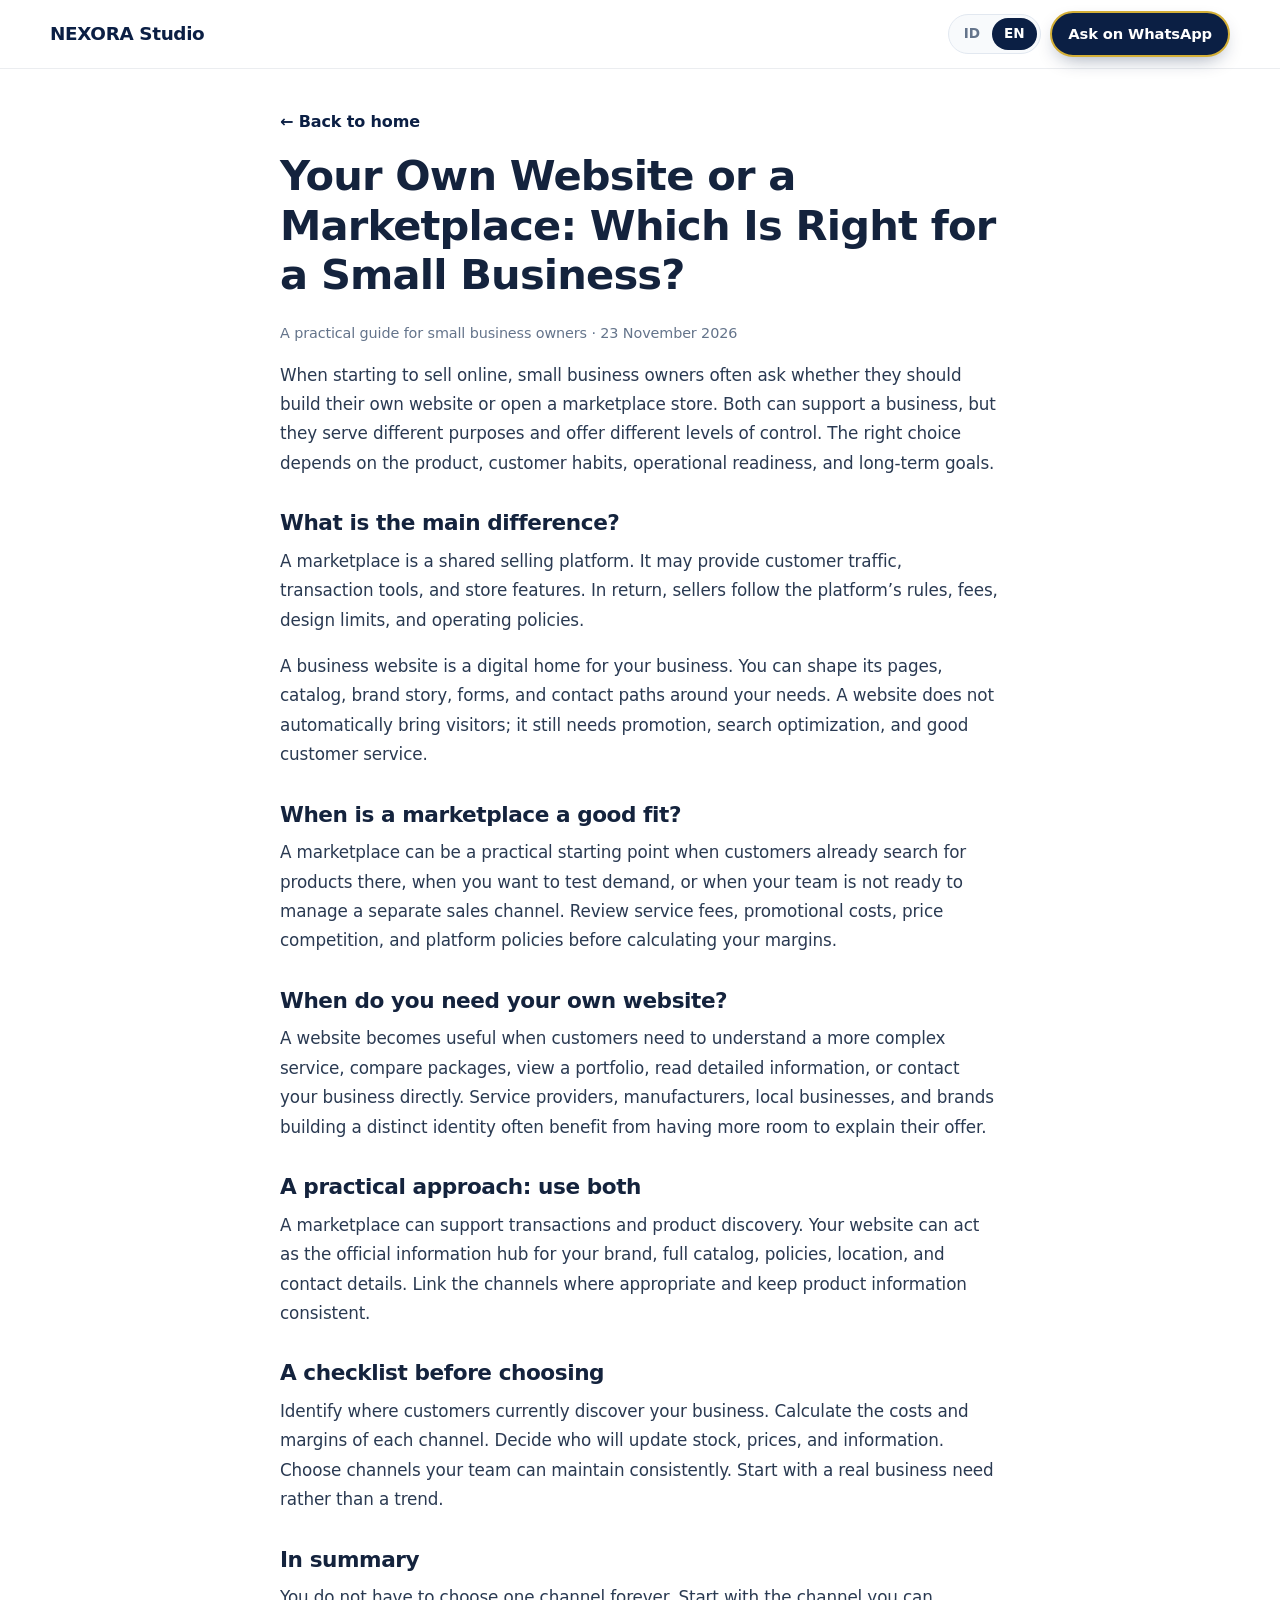
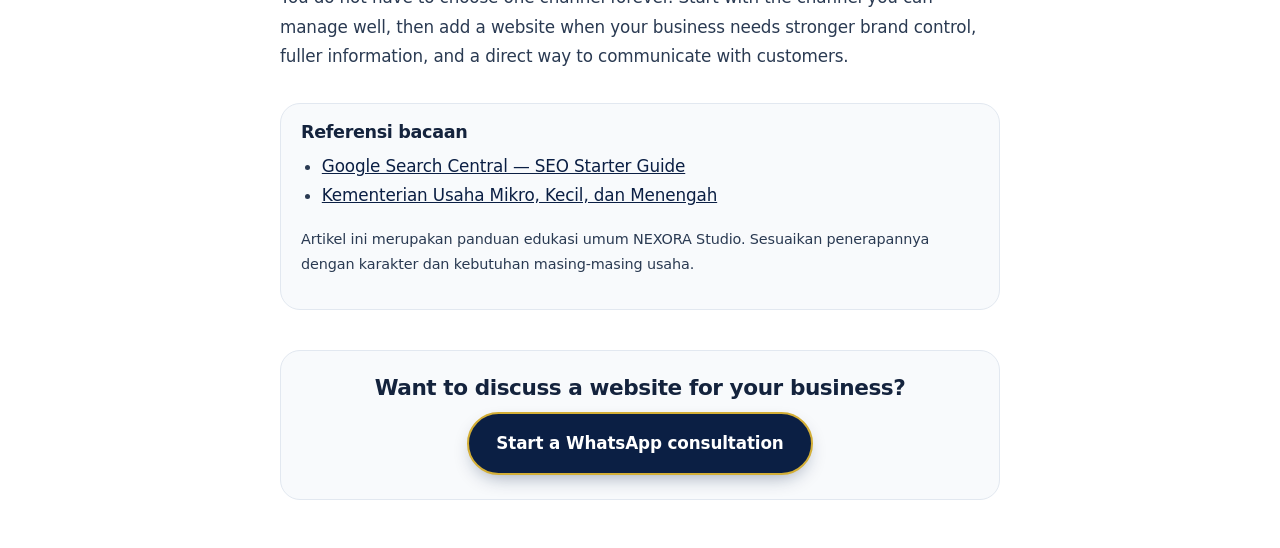
<file: en/blog/website-vs-marketplace-for-small-business.html>
<!DOCTYPE html>
<html lang="en">
<head>
  <meta charset="utf-8"><meta name="viewport" content="width=device-width, initial-scale=1">
  <title>Your Own Website or a Marketplace: Which Is Right for a Small Business? | NEXORA Studio</title>
  <meta name="description" content="Understand the differences between a business website and a marketplace, their strengths, and how to make both channels work together.">
  <link rel="canonical" href="https://www.contoh-domain.com/en/blog/website-vs-marketplace-for-small-business.html">
  <link rel="alternate" hreflang="en" href="https://www.contoh-domain.com/en/blog/website-vs-marketplace-for-small-business.html">
  <link rel="alternate" hreflang="id" href="https://www.contoh-domain.com/blog/website-vs-marketplace-umkm.html">
  <meta property="og:type" content="article"><meta property="og:title" content="Your Own Website or a Marketplace: Which Is Right for a Small Business?"><meta property="og:description" content="Understand the differences between a business website and a marketplace, their strengths, and how to make both channels work together."><meta property="og:image" content="https://www.contoh-domain.com/assets/img/og-image.png">
  <link rel="icon" href="../../assets/img/favicon.svg" type="image/svg+xml"><link rel="stylesheet" href="../../css/style.css">
  <script type="application/ld+json">{"@context":"https://schema.org","@type":"Article","headline":"Your Own Website or a Marketplace: Which Is Right for a Small Business?","description":"Understand the differences between a business website and a marketplace, their strengths, and how to make both channels work together.","inLanguage":"en","author":{"@type":"Organization","name":"NEXORA Studio"},"mainEntityOfPage":"https://www.contoh-domain.com/en/blog/website-vs-marketplace-for-small-business.html"}</script>
</head>
<body data-page-lang="en" data-root="../../" data-no-meta data-alt-id="../../blog/website-vs-marketplace-umkm.html">
<header class="site-header"><div class="container header-inner"><a class="logo" href="../../index.html"><span data-brand>NEXORA Studio</span></a><div class="header-actions"><div class="lang-switch" role="group" aria-label="Choose language"><button type="button" data-lang="id" aria-pressed="false">ID</button><button type="button" data-lang="en" aria-pressed="true">EN</button></div><a class="btn btn-wa btn-sm nav-cta-desktop" href="#" data-wa="general" target="_blank" rel="noopener">Ask on WhatsApp</a></div></div></header>
<main><article class="container article"><a class="back" href="../../index.html">← Back to home</a><h1>Your Own Website or a Marketplace: Which Is Right for a Small Business?</h1><p class="meta">A practical guide for small business owners · 23 November 2026</p><p>When starting to sell online, small business owners often ask whether they should build their own website or open a marketplace store. Both can support a business, but they serve different purposes and offer different levels of control. The right choice depends on the product, customer habits, operational readiness, and long-term goals.</p><h2>What is the main difference?</h2><p>A marketplace is a shared selling platform. It may provide customer traffic, transaction tools, and store features. In return, sellers follow the platform’s rules, fees, design limits, and operating policies.</p><p>A business website is a digital home for your business. You can shape its pages, catalog, brand story, forms, and contact paths around your needs. A website does not automatically bring visitors; it still needs promotion, search optimization, and good customer service.</p><h2>When is a marketplace a good fit?</h2><p>A marketplace can be a practical starting point when customers already search for products there, when you want to test demand, or when your team is not ready to manage a separate sales channel. Review service fees, promotional costs, price competition, and platform policies before calculating your margins.</p><h2>When do you need your own website?</h2><p>A website becomes useful when customers need to understand a more complex service, compare packages, view a portfolio, read detailed information, or contact your business directly. Service providers, manufacturers, local businesses, and brands building a distinct identity often benefit from having more room to explain their offer.</p><h2>A practical approach: use both</h2><p>A marketplace can support transactions and product discovery. Your website can act as the official information hub for your brand, full catalog, policies, location, and contact details. Link the channels where appropriate and keep product information consistent.</p><h2>A checklist before choosing</h2><p>Identify where customers currently discover your business. Calculate the costs and margins of each channel. Decide who will update stock, prices, and information. Choose channels your team can maintain consistently. Start with a real business need rather than a trend.</p><h2>In summary</h2><p>You do not have to choose one channel forever. Start with the channel you can manage well, then add a website when your business needs stronger brand control, fuller information, and a direct way to communicate with customers.</p><aside class="article-sources"><h2>Referensi bacaan</h2><ul><li><a href="https://developers.google.com/search/docs/fundamentals/seo-starter-guide" target="_blank" rel="noopener">Google Search Central — SEO Starter Guide</a></li><li><a href="https://umkm.go.id/" target="_blank" rel="noopener">Kementerian Usaha Mikro, Kecil, dan Menengah</a></li></ul><p>Artikel ini merupakan panduan edukasi umum NEXORA Studio. Sesuaikan penerapannya dengan karakter dan kebutuhan masing-masing usaha.</p></aside><div class="article-cta"><h2>Want to discuss a website for your business?</h2><a class="btn btn-wa btn-lg" href="#" data-wa="consult" target="_blank" rel="noopener">Start a WhatsApp consultation</a></div></article></main>
<script src="../../js/config.js" defer></script><script src="../../js/i18n.js" defer></script><script src="../../js/script.js" defer></script>
</body></html>
</file>
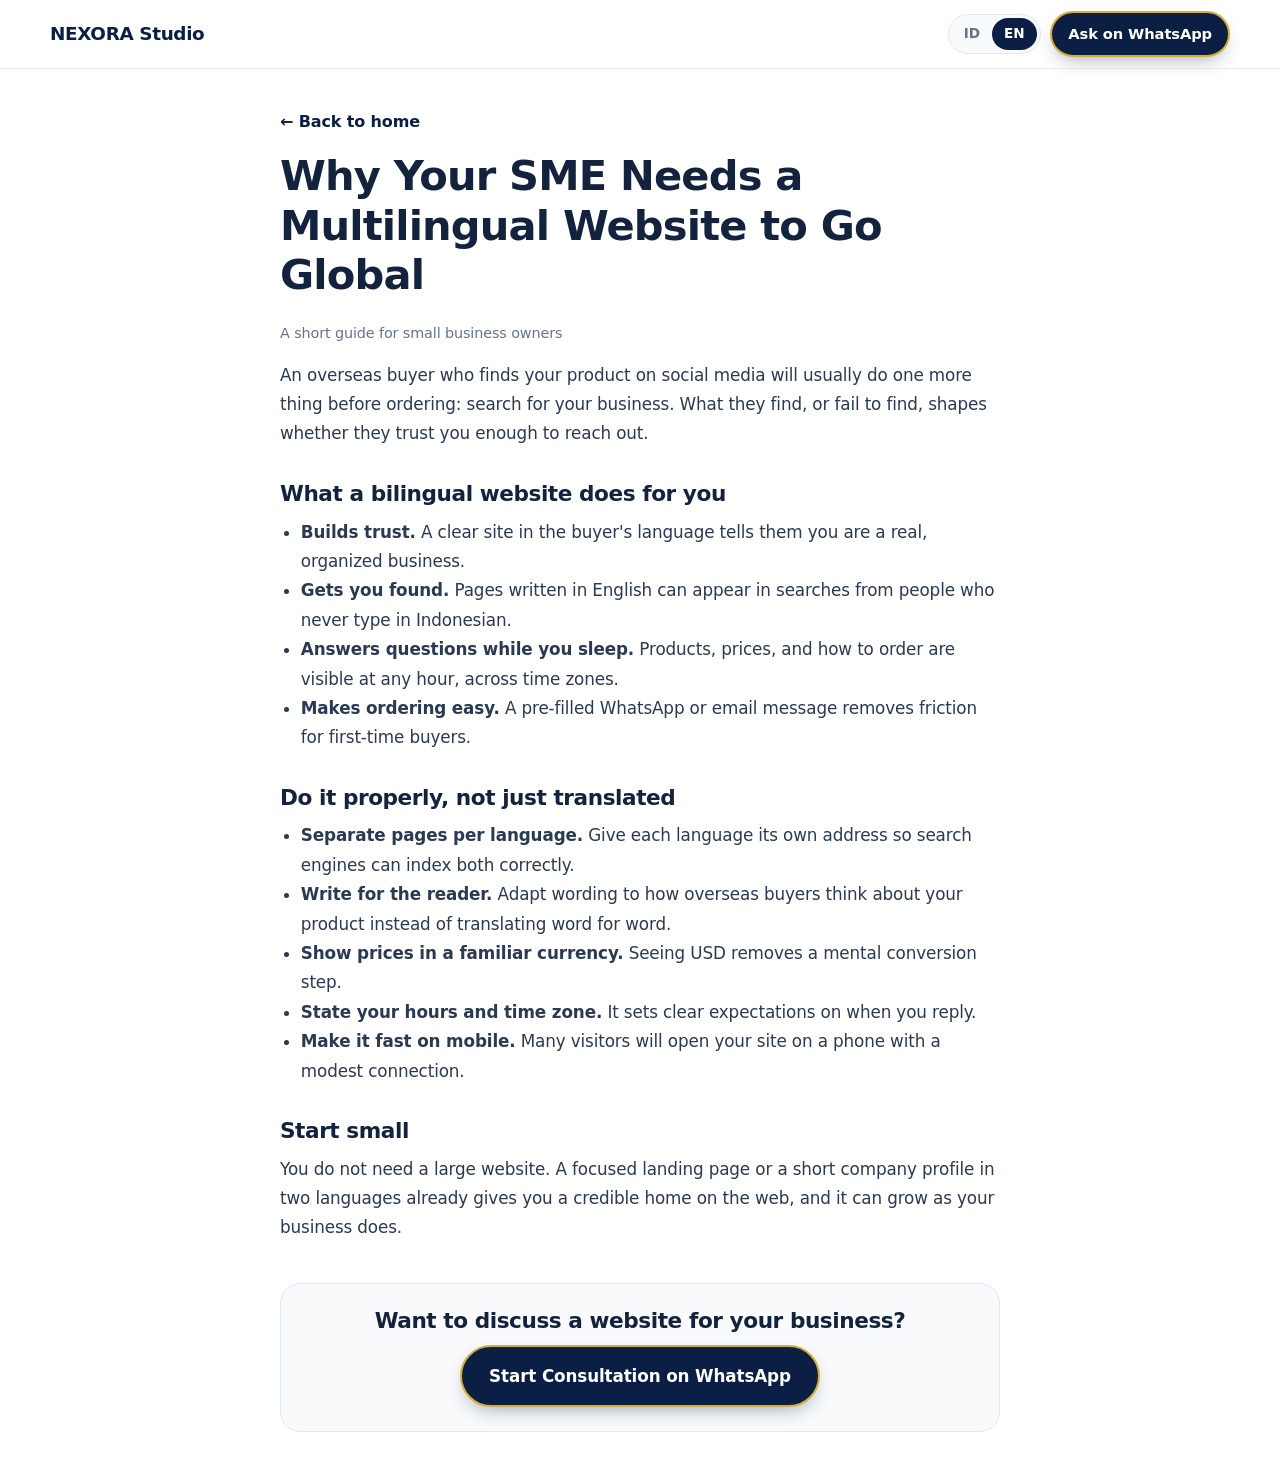
<file: en/blog/why-smes-need-multilingual-website.html>
<!DOCTYPE html>
<html lang="en">
<head>
  <meta charset="utf-8">
  <meta name="viewport" content="width=device-width, initial-scale=1">
  <title>Why Your SME Needs a Multilingual Website to Go Global</title>
  <meta name="description" content="How a simple bilingual website helps small businesses earn trust, get found in search, and reach overseas buyers.">
  <link rel="canonical" href="https://www.contoh-domain.com/en/blog/why-smes-need-multilingual-website.html">
  <link rel="alternate" hreflang="en" href="https://www.contoh-domain.com/en/blog/why-smes-need-multilingual-website.html">
  <link rel="alternate" hreflang="id" href="https://www.contoh-domain.com/blog/kenapa-umkm-perlu-website.html">
  <meta property="og:type" content="article">
  <meta property="og:title" content="Why Your SME Needs a Multilingual Website to Go Global">
  <meta property="og:description" content="How a simple bilingual website helps small businesses earn trust and reach overseas buyers.">
  <meta property="og:image" content="https://www.contoh-domain.com/assets/img/og-image.png">
  <link rel="icon" href="../../assets/img/favicon.svg" type="image/svg+xml">
  <link rel="stylesheet" href="../../css/style.css">
  <script type="application/ld+json">
  {"@context":"https://schema.org","@type":"Article","headline":"Why Your SME Needs a Multilingual Website to Go Global","inLanguage":"en","author":{"@type":"Organization","name":"NEXORA Studio"},"mainEntityOfPage":"https://www.contoh-domain.com/en/blog/why-smes-need-multilingual-website.html"}
  </script>
</head>
<body data-page-lang="en" data-root="../../" data-no-meta data-alt-id="../../blog/kenapa-umkm-perlu-website.html">
  <header class="site-header">
    <div class="container header-inner">
      <a class="logo" href="../index.html"><span data-brand>NEXORA Studio</span></a>
      <div class="header-actions">
        <div class="lang-switch" role="group" aria-label="Choose language">
          <button type="button" data-lang="id" aria-pressed="false">ID</button>
          <button type="button" data-lang="en" aria-pressed="true">EN</button>
        </div>
        <a class="btn btn-wa btn-sm nav-cta-desktop" href="#" data-wa="general" target="_blank" rel="noopener" data-i18n="nav.cta">Ask on WhatsApp</a>
      </div>
    </div>
  </header>
  <main>
    <article class="container article">
      <a class="back" href="../index.html" data-i18n="article.back">← Back to home</a>
      <h1>Why Your SME Needs a Multilingual Website to Go Global</h1>
      <p class="meta">A short guide for small business owners</p>

      <p>An overseas buyer who finds your product on social media will usually do one more thing before ordering: search for your business. What they find, or fail to find, shapes whether they trust you enough to reach out.</p>

      <h2>What a bilingual website does for you</h2>
      <ul>
        <li><strong>Builds trust.</strong> A clear site in the buyer's language tells them you are a real, organized business.</li>
        <li><strong>Gets you found.</strong> Pages written in English can appear in searches from people who never type in Indonesian.</li>
        <li><strong>Answers questions while you sleep.</strong> Products, prices, and how to order are visible at any hour, across time zones.</li>
        <li><strong>Makes ordering easy.</strong> A pre-filled WhatsApp or email message removes friction for first-time buyers.</li>
      </ul>

      <h2>Do it properly, not just translated</h2>
      <ul>
        <li><strong>Separate pages per language.</strong> Give each language its own address so search engines can index both correctly.</li>
        <li><strong>Write for the reader.</strong> Adapt wording to how overseas buyers think about your product instead of translating word for word.</li>
        <li><strong>Show prices in a familiar currency.</strong> Seeing USD removes a mental conversion step.</li>
        <li><strong>State your hours and time zone.</strong> It sets clear expectations on when you reply.</li>
        <li><strong>Make it fast on mobile.</strong> Many visitors will open your site on a phone with a modest connection.</li>
      </ul>

      <h2>Start small</h2>
      <p>You do not need a large website. A focused landing page or a short company profile in two languages already gives you a credible home on the web, and it can grow as your business does.</p>

      <div class="article-cta">
        <h2 data-i18n="article.ctaTitle">Want to discuss a website for your business?</h2>
        <a class="btn btn-wa btn-lg" href="#" data-wa="consult" target="_blank" rel="noopener" data-i18n="cta.btn">Start Consultation on WhatsApp</a>
      </div>
    </article>
  </main>
  <script src="../../js/config.js" defer></script>
  <script src="../../js/i18n.js" defer></script>
  <script src="../../js/script.js" defer></script>
</body>
</html>
</file>
<file: css/style.css>
/* =====================================================================
   style.css — vanilla CSS, mobile-first. Ganti warna lewat variabel :root.
   ===================================================================== */
:root {
  --ink: #0B1F44;
  --ink-2: #64748B;
  --bg: #ffffff;
  --bg-alt: #F8FAFC;
  --line: #E2E8F0;
  --brand: #0B1F44;
  --brand-dark: #07152F;
  --accent: #D4AF37;
  --wa: #1fa855;
  --wa-dark: #178a45;
  --radius: 16px;
  --shadow: 0 14px 36px -16px rgba(11, 31, 68, .24);
  --shadow-sm: 0 2px 10px -4px rgba(11, 31, 58, .18);
  --font: Inter, "Segoe UI", Roboto, "Helvetica Neue", Arial, sans-serif;
  --header-h: 68px;
}

*, *::before, *::after { box-sizing: border-box; }
html { scroll-behavior: smooth; scroll-padding-top: calc(var(--header-h) + 12px); -webkit-text-size-adjust: 100%; }
body { margin: 0; font-family: var(--font); color: var(--ink); background: var(--bg); line-height: 1.6; font-size: 16px; }
body.no-scroll { overflow: hidden; }
img { max-width: 100%; display: block; height: auto; }
a { color: var(--brand); }
ul, ol { margin: 0; padding: 0; list-style: none; }
h1, h2, h3 { line-height: 1.2; margin: 0 0 .5em; letter-spacing: -.02em; }
p { margin: 0 0 1em; }
:focus-visible { outline: 3px solid var(--accent); outline-offset: 3px; border-radius: 6px; }

.container { width: min(1160px, 100% - 2rem); margin-inline: auto; }
.container.narrow { width: min(820px, 100% - 2rem); }
.sr-only { position: absolute; width: 1px; height: 1px; overflow: hidden; clip: rect(0 0 0 0); white-space: nowrap; }
.skip-link { position: absolute; left: -999px; top: 8px; background: var(--ink); color: #fff; padding: .6rem 1rem; border-radius: 8px; z-index: 100; }
.skip-link:focus { left: 8px; }
.muted { color: var(--ink-2); font-size: .92rem; }

/* ---------- buttons ---------- */
.btn { display: inline-flex; align-items: center; justify-content: center; gap: .5rem; padding: .8rem 1.4rem; border-radius: 999px; font-weight: 700; text-decoration: none; border: 2px solid transparent; cursor: pointer; font: inherit; font-weight: 700; transition: transform .15s ease, box-shadow .15s ease, background .15s ease; text-align: center; }
.btn:hover { transform: translateY(-2px); }
.btn-sm { padding: .55rem 1rem; font-size: .92rem; }
.btn-lg { padding: 1rem 1.7rem; font-size: 1.05rem; }
.btn-block { width: 100%; }
.btn-wa { background: var(--wa); color: #fff; box-shadow: 0 8px 20px -8px rgba(31, 168, 85, .7); }
.btn-wa:hover { background: var(--wa-dark); }
.btn-primary { background: var(--brand); color: #fff; }
.btn-primary:hover { background: #07152F; }
.btn-wa { background: #0B1F44; color: #fff; box-shadow: 0 8px 20px -8px rgba(11, 31, 68, .45); border-color: #D4AF37; }
.btn-wa:hover { background: #17396D; }
.btn-primary:hover { background: var(--brand-dark); }
.btn-ghost { background: transparent; color: var(--ink); border-color: var(--line); background: #fff; }
.btn-ghost:hover { border-color: var(--brand); color: var(--brand); }

/* ---------- header ---------- */
.site-header { position: sticky; top: 0; z-index: 50; background: rgba(255, 255, 255, .92); backdrop-filter: saturate(160%) blur(12px); -webkit-backdrop-filter: saturate(160%) blur(12px); border-bottom: 1px solid transparent; transition: border-color .2s, box-shadow .2s; }
.site-header.scrolled { border-color: var(--line); box-shadow: var(--shadow-sm); }
.header-inner { height: var(--header-h); display: flex; align-items: center; justify-content: space-between; gap: 1rem; }
.logo { display: inline-flex; align-items: center; gap: .6rem; font-weight: 800; font-size: 1.15rem; color: var(--ink); text-decoration: none; letter-spacing: -.02em; }
.logo-light { color: #fff; }
.logo-mark { width: 42px; height: 42px; flex: 0 0 auto; }
.logo-word { display: grid; line-height: 1; gap: .22rem; }
.logo-word strong { font-size: 1.08rem; letter-spacing: .055em; font-weight: 850; }
.logo-word small { font-size: .58rem; letter-spacing: .34em; font-weight: 700; text-transform: uppercase; color: var(--ink-2); }
.logo-light .logo-word small { color: #D4AF37; }
.header-actions { display: flex; align-items: center; gap: .6rem; }

.nav { position: fixed; inset: var(--header-h) 0 auto 0; background: #fff; padding: 1rem 1.2rem 1.5rem; border-bottom: 1px solid var(--line); box-shadow: var(--shadow); transform: translateY(-120%); visibility: hidden; transition: transform .25s ease, visibility .25s; }
.nav.open { transform: none; visibility: visible; }
.nav ul { display: grid; gap: .2rem; margin-bottom: 1rem; }
.nav li a { display: block; padding: .8rem .4rem; color: var(--ink); text-decoration: none; font-weight: 600; border-bottom: 1px solid var(--line); }
.nav li a:hover { color: var(--brand); }
.nav-cta-mobile { display: flex; }
.nav-cta-desktop { display: none; }

.lang-switch { display: inline-flex; background: var(--bg-alt); border: 1px solid var(--line); border-radius: 999px; padding: 3px; }
.lang-switch button { border: 0; background: transparent; font: inherit; font-weight: 700; font-size: .85rem; padding: .35rem .75rem; border-radius: 999px; cursor: pointer; color: var(--ink-2); }
.lang-switch button[aria-pressed="true"] { background: var(--ink); color: #fff; }

.menu-btn { width: 44px; height: 44px; border: 1px solid var(--line); background: #fff; border-radius: 12px; display: inline-flex; flex-direction: column; justify-content: center; align-items: center; gap: 5px; cursor: pointer; }
.menu-btn span { width: 20px; height: 2px; background: var(--ink); border-radius: 2px; transition: transform .2s, opacity .2s; }
.menu-btn[aria-expanded="true"] span:nth-child(1) { transform: translateY(7px) rotate(45deg); }
.menu-btn[aria-expanded="true"] span:nth-child(2) { opacity: 0; }
.menu-btn[aria-expanded="true"] span:nth-child(3) { transform: translateY(-7px) rotate(-45deg); }

/* ---------- hero ---------- */
.hero { position: relative; overflow: hidden; padding: 3rem 0 3.5rem; background:
  radial-gradient(900px 400px at 90% -10%, rgba(11, 31, 68, .10), transparent 60%),
  radial-gradient(700px 380px at -10% 20%, rgba(212, 175, 55, .13), transparent 60%), #fff; }
.hero-grid { display: grid; gap: 2.5rem; align-items: center; }
.badge { display: inline-block; background: rgba(212, 175, 55, .14); color: var(--brand-dark); font-weight: 700; font-size: .85rem; padding: .4rem .9rem; border-radius: 999px; margin-bottom: 1rem; }
.hero h1 { font-size: clamp(2rem, 6.2vw, 3.4rem); font-weight: 800; }
.lead { font-size: clamp(1.02rem, 2.4vw, 1.2rem); color: var(--ink-2); max-width: 56ch; }
.hero-actions { display: flex; flex-wrap: wrap; gap: .8rem; margin: 1.5rem 0 .8rem; }
.hero-note { color: var(--ink-2); font-size: .95rem; }
.chips { display: flex; flex-wrap: wrap; gap: .5rem; }
.chips li { background: #fff; border: 1px solid var(--line); border-radius: 999px; padding: .3rem .8rem; font-size: .85rem; font-weight: 600; box-shadow: var(--shadow-sm); }

.hero-visual { position: relative; padding: 1rem 0 2rem; }
.browser { background: #fff; border: 1px solid var(--line); border-radius: 18px; box-shadow: var(--shadow); overflow: hidden; }
.browser-bar { display: flex; align-items: center; gap: 6px; padding: .7rem .9rem; background: var(--bg-alt); border-bottom: 1px solid var(--line); }
.browser-bar i { width: 10px; height: 10px; border-radius: 50%; background: #cbd5e6; }
.browser-bar em { margin-left: .6rem; flex: 1; font-style: normal; font-size: .78rem; color: var(--ink-2); background: #fff; border: 1px solid var(--line); border-radius: 999px; padding: .15rem .7rem; }
.lang-chip { font-size: .7rem; background: var(--ink); color: #fff; border-radius: 6px; padding: .15rem .45rem; }
.browser-body { padding: 1rem; display: grid; gap: .7rem; }
.sk { background: linear-gradient(90deg, #E8EDF5, #F8FAFC, #E8EDF5); background-size: 200% 100%; border-radius: 10px; animation: shimmer 2.4s linear infinite; }
.sk-hero { height: 110px; background: linear-gradient(135deg, var(--brand), #17396D); animation: none; }
.sk-row { display: grid; grid-template-columns: repeat(3, 1fr); gap: .6rem; }
.sk-card { height: 64px; }
.sk-line { height: 12px; }
.sk-line.short { width: 60%; }
.sk-btn { height: 34px; width: 44%; background: var(--wa); animation: none; border-radius: 999px; }
@keyframes shimmer { to { background-position: -200% 0; } }
.float-card { position: absolute; background: #fff; border: 1px solid var(--line); border-radius: 12px; padding: .5rem .85rem; font-weight: 700; font-size: .85rem; box-shadow: var(--shadow); animation: float 5s ease-in-out infinite; }
.fc-1 { left: -4px; top: 0; }
.fc-2 { right: -4px; top: 38%; animation-delay: -1.5s; }
.fc-3 { left: 10%; bottom: 0; animation-delay: -3s; }
@keyframes float { 50% { transform: translateY(-8px); } }

/* ---------- why ---------- */
.why { padding: 0 0 1rem; margin-top: -1.2rem; position: relative; z-index: 2; }
.why-grid { display: grid; gap: 1rem; grid-template-columns: 1fr; background: #fff; border: 1px solid var(--line); border-radius: 20px; padding: 1.2rem; box-shadow: var(--shadow); }
.why-item h3 { font-size: 1.02rem; margin-bottom: .25rem; }
.why-item p { font-size: .92rem; color: var(--ink-2); margin: 0; }
.ico { display: inline-grid; place-items: center; min-width: 40px; height: 40px; padding: 0 .4rem; border-radius: 12px; background: rgba(212, 175, 55, .14); color: var(--brand-dark); font-weight: 800; margin-bottom: .6rem; }

/* ---------- sections ---------- */
.section { padding: 4rem 0; }
.section-alt { background: var(--bg-alt); }
.section-head { text-align: center; max-width: 680px; margin: 0 auto 2.2rem; }
.section-head h2 { font-size: clamp(1.6rem, 4.5vw, 2.4rem); font-weight: 800; }
.section-head p { color: var(--ink-2); }

.grid { display: grid; gap: 1.2rem; }
.grid-2, .grid-4 { grid-template-columns: 1fr; }
.card { background: #fff; border: 1px solid var(--line); border-radius: var(--radius); padding: 1.4rem; box-shadow: var(--shadow-sm); transition: transform .2s, box-shadow .2s; }
.card:hover { transform: translateY(-4px); box-shadow: var(--shadow); }
.card h3 { font-size: 1.15rem; }
.card p { color: var(--ink-2); }
.card-ico { display: inline-grid; place-items: center; width: 46px; height: 46px; border-radius: 14px; background: linear-gradient(135deg, var(--brand), #17396D); color: #fff; font-size: 1.3rem; margin-bottom: .9rem; }
.link-arrow { font-weight: 700; text-decoration: none; }
.link-arrow::after { content: " →"; }
.link-arrow:hover { text-decoration: underline; }

/* ---------- portfolio ---------- */
.filters { display: flex; flex-wrap: wrap; justify-content: center; gap: .5rem; margin-bottom: 1.6rem; }
.filter-btn { border: 1px solid var(--line); background: #fff; font: inherit; font-weight: 600; font-size: .9rem; padding: .5rem 1rem; border-radius: 999px; cursor: pointer; color: var(--ink-2); }
.filter-btn[aria-pressed="true"] { background: var(--ink); color: #fff; border-color: var(--ink); }
.portfolio-card { padding: 0; overflow: hidden; display: flex; flex-direction: column; }
.thumb { display: block; background: var(--bg-alt); }
.thumb img { width: 100%; aspect-ratio: 16/10; object-fit: cover; }
.mock { aspect-ratio: 16/10; background: linear-gradient(135deg, var(--a), var(--b)); padding: 1.1rem 1.1rem 0; display: flex; flex-direction: column; overflow: hidden; }
.mock-bar { display: flex; align-items: center; gap: 5px; background: rgba(255, 255, 255, .95); padding: .5rem .7rem; border-radius: 10px 10px 0 0; flex: none; }
.mock-bar i { width: 8px; height: 8px; border-radius: 50%; background: #cbd5e6; }
.mock-bar em { font-style: normal; font-size: .72rem; color: var(--ink-2); margin-left: .4rem; }
.mock-body { background: #fff; flex: 1; padding: .8rem; display: grid; gap: .6rem; align-content: start; }
.mock-hero { height: 52px; border-radius: 8px; background: linear-gradient(135deg, var(--a), var(--b)); opacity: .9; }
.mock-row { display: grid; grid-template-columns: repeat(3, 1fr); gap: .5rem; }
.mock-row span { height: 34px; border-radius: 6px; background: rgba(212, 175, 55, .14); }
.portfolio-body { padding: 1.3rem; display: flex; flex-direction: column; flex: 1; }
.portfolio-body h3 { margin-bottom: .6rem; }
.tag { display: inline-block; align-self: flex-start; font-size: .78rem; font-weight: 700; color: var(--brand-dark); background: rgba(212, 175, 55, .14); padding: .2rem .65rem; border-radius: 999px; margin-bottom: .6rem; }
.mini-title { font-weight: 700; color: var(--ink) !important; margin-bottom: .3rem; }
.portfolio-actions { display: flex; flex-wrap: wrap; gap: .6rem; margin-top: auto; padding-top: .8rem; }
.empty { text-align: center; color: var(--ink-2); grid-column: 1 / -1; padding: 2rem; }

.feature-list { display: grid; gap: .45rem; margin: 0 0 1.1rem; }
.feature-list li { position: relative; padding-left: 1.5rem; font-size: .94rem; color: var(--ink-2); }
.feature-list li::before { content: ""; position: absolute; left: 0; top: .42em; width: 1em; height: 1em; border-radius: 50%; background: var(--accent) url("data:image/svg+xml,%3Csvg xmlns='http://www.w3.org/2000/svg' viewBox='0 0 16 16'%3E%3Cpath d='M4 8.5l2.5 2.5L12 5.500' fill='none' stroke='white' stroke-width='2' stroke-linecap='round' stroke-linejoin='round'/%3E%3C/svg%3E") center/80% no-repeat; }

/* ---------- pricing ---------- */
.price-card { position: relative; display: flex; flex-direction: column; }
.price-card.featured { border: 2px solid var(--brand); box-shadow: var(--shadow); }
.ribbon { position: absolute; top: -13px; left: 1.2rem; background: var(--brand); color: #fff; font-size: .75rem; font-weight: 800; padding: .25rem .8rem; border-radius: 999px; }
.price-desc { font-size: .93rem; min-height: 3.2em; }
.price-tag { margin: 0; font-size: .82rem; font-weight: 700; color: var(--ink-2) !important; text-transform: uppercase; letter-spacing: .04em; }
.price { margin: 0 0 .2rem; font-size: 2rem; font-weight: 800; color: var(--ink) !important; letter-spacing: -.02em; }
.price-text { font-size: 1.4rem; padding-top: 1.1rem; }
.price-note { font-size: .85rem; margin-bottom: 1rem; }
.price-bestfor { display: grid; gap: .25rem; padding: .8rem .9rem; margin: .35rem 0 1rem; border-radius: 12px; background: rgba(11, 31, 68, .055); border: 1px solid rgba(11, 31, 68, .09); font-size: .84rem; color: var(--ink-2); }
.price-bestfor strong { color: var(--brand-dark); font-size: .78rem; text-transform: uppercase; letter-spacing: .045em; }
.price-card .feature-list { flex: 1; }
.fine-print { text-align: center; max-width: 720px; margin: 1.8rem auto 0; color: var(--ink-2); font-size: .92rem; }

/* ---------- process ---------- */
.steps { display: grid; gap: 1.2rem; grid-template-columns: 1fr; counter-reset: s; }
.step { background: #fff; border: 1px solid var(--line); border-radius: var(--radius); padding: 1.4rem; position: relative; }
.step-no { display: inline-grid; place-items: center; width: 42px; height: 42px; border-radius: 50%; background: var(--ink); color: #fff; font-weight: 800; margin-bottom: .8rem; }
.step h3 { font-size: 1.05rem; }
.step p { margin: 0; color: var(--ink-2); font-size: .94rem; }

/* ---------- faq ---------- */
.faq-groups { display: grid; gap: 2rem; }
#faq .eyebrow { display: inline-block; color: var(--brand); font-size: .78rem; font-weight: 800; letter-spacing: .12em; text-transform: uppercase; margin-bottom: .5rem; }
.faq-group > h3 { color: var(--brand); font-size: 1.08rem; margin: 0 0 .8rem; letter-spacing: -.01em; }
.faq { display: grid; gap: .7rem; }
.faq details { background: #fff; border: 1px solid var(--line); border-radius: 14px; padding: 0 1.2rem; box-shadow: var(--shadow-sm); transition: border-color .2s, box-shadow .2s; }
.faq details[open] { border-color: var(--brand); box-shadow: var(--shadow); }
.faq summary { cursor: pointer; padding: 1.05rem 0; font-weight: 700; list-style: none; display: flex; justify-content: space-between; gap: 1rem; align-items: center; line-height: 1.5; }
.faq summary::-webkit-details-marker { display: none; }
.faq summary::after { content: "+"; font-size: 1.5rem; line-height: 1; color: var(--brand); flex: none; transition: transform .2s; }
.faq details[open] summary::after { transform: rotate(45deg); }
.faq details p { color: var(--ink-2); padding: 0 0 1.05rem; margin: 0; line-height: 1.75; }
.faq-help { display: flex; align-items: center; justify-content: space-between; gap: 1.2rem; margin-top: 2rem; padding: 1.4rem; border-radius: 18px; background: var(--ink); color: #fff; }
.faq-help h3 { margin: 0 0 .35rem; font-size: 1.05rem; }
.faq-help p { color: #c9d6ee; margin: 0; font-size: .92rem; }
@media (max-width: 640px) { .faq-help { align-items: stretch; flex-direction: column; } .faq-help .btn { width: 100%; } }

/* ---------- CTA band ---------- */
.cta-band { background: linear-gradient(135deg, #07152F, #0B1F44); color: #fff; text-align: center; padding: 4rem 0; }
.cta-inner h2 { font-size: clamp(1.6rem, 4.5vw, 2.4rem); font-weight: 800; }
.cta-inner p { color: #c9d6ee; margin-bottom: 1.6rem; }

/* ---------- footer ---------- */
.site-footer { background: #07152b; color: #c9d6ee; padding: 3rem 0 0; }
.site-footer h3 { color: #fff; font-size: 1rem; }
.site-footer a { color: #c9d6ee; text-decoration: none; }
.site-footer a:hover { color: #fff; text-decoration: underline; }
.site-footer .muted { color: #8fa3c4; }
.footer-grid { display: grid; gap: 2rem; grid-template-columns: 1fr; }
.footer-grid li { margin-bottom: .45rem; }
.social { display: flex; flex-wrap: wrap; gap: .5rem; }
.social a { display: grid; place-items: center; width: 42px; height: 42px; border-radius: 12px; background: rgba(255, 255, 255, .08); border: 1px solid rgba(255, 255, 255, .14); font-weight: 800; font-size: .85rem; color: #fff; }
.social a:hover { background: var(--brand); text-decoration: none; }
.footer-bottom { margin-top: 2.4rem; padding: 1.2rem 0 1.6rem; border-top: 1px solid rgba(255, 255, 255, .1); font-size: .88rem; color: #8fa3c4; }
.footer-bottom p { margin: 0; }

/* ---------- floating WA ---------- */
.wa-float { position: fixed; right: 16px; bottom: 16px; z-index: 40; width: 56px; height: 56px; border-radius: 50%; background: var(--wa); display: grid; place-items: center; box-shadow: 0 10px 24px -6px rgba(31, 168, 85, .8); transition: transform .15s; }
.wa-float:hover { transform: scale(1.08); }

/* ---------- reveal (hanya aktif jika JS jalan) ---------- */
.js .reveal { opacity: 0; transform: translateY(18px); transition: opacity .6s ease, transform .6s ease; }
.js .reveal.in { opacity: 1; transform: none; }

/* ---------- breakpoints ---------- */
@media (min-width: 640px) {
  .grid-2 { grid-template-columns: repeat(2, 1fr); }
  .grid-4 { grid-template-columns: repeat(2, 1fr); }
  .why-grid { grid-template-columns: repeat(2, 1fr); }
  .steps { grid-template-columns: repeat(2, 1fr); }
  .footer-grid { grid-template-columns: repeat(2, 1fr); }
}
@media (min-width: 861px) {
  .menu-btn, .nav-cta-mobile { display: none; }
  .nav-cta-desktop { display: inline-flex; }
  .nav { position: static; transform: none; visibility: visible; padding: 0; background: transparent; border: 0; box-shadow: none; }
  .nav ul { display: flex; gap: .2rem; margin: 0; }
  .nav li a { padding: .5rem .8rem; border: 0; border-radius: 999px; font-size: .95rem; }
  .nav li a:hover { background: var(--bg-alt); }
  .hero { padding: 4.5rem 0 5rem; }
  .hero-grid { grid-template-columns: 1.1fr .9fr; }
  .why-grid { grid-template-columns: repeat(4, 1fr); padding: 1.6rem; }
  .section { padding: 5.5rem 0; }
}
@media (min-width: 1000px) {
  .grid-4 { grid-template-columns: repeat(4, 1fr); }
  .steps { grid-template-columns: repeat(4, 1fr); }
  .footer-grid { grid-template-columns: 1.4fr 1fr 1fr 1.2fr; }
}
@media (max-width: 420px) {
  .nav-cta-desktop { display: none; }
  .logo span { font-size: 1.02rem; }
  .btn-lg { width: 100%; }
}
@media (prefers-reduced-motion: reduce) {
  *, *::before, *::after { animation: none !important; transition: none !important; scroll-behavior: auto !important; }
  .js .reveal { opacity: 1; transform: none; }
}
.thumb { text-decoration: none; }

/* ---------- selector mata uang ---------- */
.currency-bar { display: flex; align-items: center; justify-content: center; gap: .7rem; margin-bottom: 1.6rem; color: var(--ink-2); font-size: .9rem; font-weight: 600; }
.seg { display: inline-flex; background: var(--bg-alt); border: 1px solid var(--line); border-radius: 999px; padding: 3px; }
.seg button { border: 0; background: transparent; font: inherit; font-weight: 700; font-size: .85rem; min-width: 56px; min-height: 36px; border-radius: 999px; cursor: pointer; color: var(--ink-2); }
.seg button[aria-pressed="true"] { background: var(--brand); color: #fff; }
.fine-print.intl { margin-top: .6rem; font-weight: 600; }

/* ---------- bar CTA bawah (khusus HP) ---------- */
.mobile-cta { display: none; }

/* ---------- MOBILE-FRIENDLY ---------- */
@media (max-width: 860px) {
  body { padding-bottom: calc(76px + env(safe-area-inset-bottom)); }
  .wa-float { display: none; }
  .mobile-cta { display: block; position: fixed; left: 0; right: 0; bottom: 0; z-index: 45; padding: .7rem 1rem calc(.7rem + env(safe-area-inset-bottom)); background: rgba(255, 255, 255, .96); backdrop-filter: blur(10px); -webkit-backdrop-filter: blur(10px); border-top: 1px solid var(--line); box-shadow: 0 -8px 24px -14px rgba(11, 31, 58, .35); }
  .mobile-cta .btn { min-height: 50px; font-size: 1.02rem; }
  .nav li a { padding: 1rem .4rem; }                       /* target sentuh >= 44px */
  .lang-switch button { min-height: 38px; min-width: 44px; }
  .menu-btn { width: 46px; height: 46px; }
  .nav { max-height: calc(100dvh - var(--header-h)); overflow-y: auto; }
}
@media (max-width: 639px) {
  .section { padding: 3rem 0; }
  .section-head { margin-bottom: 1.5rem; }
  .hero { padding: 2rem 0 2.5rem; }
  .float-card { display: none; }                            /* hindari elemen menimpa konten */
  .hero-visual { padding: 0; }
  .sk-hero { height: 80px; }
  .btn-lg { min-height: 52px; }
  .why { margin-top: 0; padding-top: 1rem; }

  /* filter: satu baris, geser horizontal */
  .filters { flex-wrap: nowrap; justify-content: flex-start; overflow-x: auto; margin-inline: -1rem; padding: 0 1rem .4rem; scrollbar-width: none; -webkit-overflow-scrolling: touch; }
  .filters::-webkit-scrollbar { display: none; }
  .filter-btn { flex: none; min-height: 42px; }

  /* harga: geser horizontal dengan snap */
  .pricing { display: flex; overflow-x: auto; gap: 1rem; margin-inline: -1rem; padding: 1rem 1rem 1.2rem; scroll-snap-type: x mandatory; scrollbar-width: none; -webkit-overflow-scrolling: touch; }
  .pricing::-webkit-scrollbar { display: none; }
  .pricing .price-card { flex: 0 0 84%; scroll-snap-align: center; }
  .price-card:hover, .card:hover { transform: none; }

  .portfolio-actions .btn { flex: 1 1 100%; min-height: 46px; }
  .faq summary { padding: 1.15rem 0; }
  .social a { width: 46px; height: 46px; }
  .footer-grid { gap: 1.6rem; }
}

/* ---------- testimoni ---------- */
.grid-3 { grid-template-columns: 1fr; }
@media (min-width: 640px) { .grid-3 { grid-template-columns: repeat(2, 1fr); } }
@media (min-width: 1000px) { .grid-3 { grid-template-columns: repeat(3, 1fr); } }
.testi { margin: 0; display: flex; flex-direction: column; gap: .8rem; }
.stars { color: #f5a524; letter-spacing: 2px; font-size: 1.05rem; }
.testi blockquote { margin: 0; flex: 1; }
.testi blockquote p { color: var(--ink); font-size: 1rem; margin: 0; }
.testi figcaption { display: flex; align-items: center; gap: .7rem; }
.testi figcaption span:last-child { display: grid; line-height: 1.3; }
.testi small { color: var(--ink-2); }
.avatar { display: grid; place-items: center; width: 42px; height: 42px; border-radius: 50%; background: linear-gradient(135deg, var(--brand), #17396D); color: #fff; font-weight: 800; }
.sample-note { color: #b45309; font-weight: 600; }

/* ---------- pembayaran ---------- */
.pay-block { max-width: 720px; margin: 1.6rem auto 0; text-align: center; }
.pay-block h3 { font-size: 1rem; margin-bottom: .8rem; }
.pay-groups { display: flex; flex-wrap: wrap; justify-content: center; gap: 1.2rem 2.4rem; }
.pay-label { margin: 0 0 .4rem; font-size: .8rem; font-weight: 700; text-transform: uppercase; letter-spacing: .05em; color: var(--ink-2); }
.pay-chips { display: flex; flex-wrap: wrap; justify-content: center; gap: .5rem; }
.pay-chips li > * { display: inline-block; background: #fff; border: 1px solid var(--line); border-radius: 999px; padding: .4rem .95rem; font-weight: 700; font-size: .9rem; color: var(--ink); text-decoration: none; box-shadow: var(--shadow-sm); }
.pay-chips a:hover { border-color: var(--brand); color: var(--brand); }

/* ---------- blog ---------- */
.post h3 { font-size: 1.2rem; }
.post p { margin-bottom: 1rem; }

/* ---------- kontak ---------- */
.contact-grid { display: grid; gap: 2rem; grid-template-columns: 1fr; align-items: start; }
.contact-info h2 { font-size: clamp(1.6rem, 4.5vw, 2.3rem); font-weight: 800; }
.contact-info > p { color: var(--ink-2); }
.contact-list { display: grid; gap: 1rem; margin-top: 1.4rem; }
.contact-list li { display: grid; gap: .1rem; }
.cl-label { font-size: .8rem; font-weight: 700; text-transform: uppercase; letter-spacing: .05em; color: var(--ink-2); }
.contact-list a { font-weight: 700; word-break: break-all; }
.contact-list small { color: var(--ink-2); }
.contact-form { display: grid; gap: 1rem; }
.contact-form:hover { transform: none; }
.field { display: grid; gap: .35rem; }
.field label { font-weight: 700; font-size: .92rem; }
.field input, .field select, .field textarea { font: inherit; font-size: 16px; /* cegah zoom otomatis iOS */ padding: .8rem .9rem; border: 1px solid #cfd8e8; border-radius: 12px; background: #fff; color: var(--ink); width: 100%; min-height: 48px; }
.field textarea { resize: vertical; min-height: 110px; }
.field input:focus, .field select:focus, .field textarea:focus { outline: 3px solid rgba(47, 91, 234, .25); border-color: var(--brand); }
.hp { position: absolute; left: -9999px; width: 1px; height: 1px; overflow: hidden; }
.form-actions { display: grid; gap: .7rem; }
.form-status { margin: 0; min-height: 1.4em; font-size: .92rem; font-weight: 600; }
.form-status.ok { color: #0f7a3a; }
.form-status.err { color: #b42318; }
@media (min-width: 640px) { .form-actions { grid-template-columns: 1fr 1fr; } }
@media (min-width: 861px) { .contact-grid { grid-template-columns: .9fr 1.1fr; gap: 3rem; } }

/* ---------- halaman artikel ---------- */
.article { max-width: 720px; margin: 0 auto; padding: 2.5rem 0 3rem; }
.article h1 { font-size: clamp(1.8rem, 5vw, 2.6rem); font-weight: 800; }
.article h2 { font-size: 1.35rem; margin-top: 2rem; }
.article p, .article li { color: #2a3a52; font-size: 1.05rem; line-height: 1.75; }
.article ul { list-style: disc; padding-left: 1.3rem; margin-bottom: 1em; }
.article .meta { color: var(--ink-2); font-size: .9rem; }
.article .back { display: inline-block; margin-bottom: 1rem; font-weight: 700; text-decoration: none; }
.article-cta { background: var(--bg-alt); border: 1px solid var(--line); border-radius: var(--radius); padding: 1.5rem; margin-top: 2.5rem; text-align: center; }
.article-cta h2 { margin-top: 0; }

/* ---------- gambar ---------- */
.hero-art { width: 100%; height: auto; max-width: 560px; margin-inline: auto; filter: drop-shadow(0 24px 30px rgba(11, 31, 58, .18)); }
.card-media { width: 100%; height: auto; aspect-ratio: 400 / 220; object-fit: cover; border-radius: 12px; margin-bottom: 1rem; background: var(--bg-alt); }
.post .card-media { aspect-ratio: 800 / 420; }
.avatar { overflow: hidden; }
.avatar img { width: 100%; height: 100%; object-fit: cover; }
.fc-1 { left: 0; top: 6%; } .fc-2 { right: 2%; bottom: 2%; } .fc-3 { left: 6%; bottom: 4%; }

/* NEXORA Studio visual identity */
::selection { background: rgba(212,175,55,.28); color: #0B1F44; }
.logo:hover .logo-word strong { color: #B58B1D; }
.site-header { border-bottom-color: rgba(11,31,68,.06); }
.hero { background: radial-gradient(900px 400px at 90% -10%, rgba(11,31,68,.12), transparent 60%), radial-gradient(700px 380px at -10% 20%, rgba(212,175,55,.16), transparent 60%), #fff; }
.badge { background: rgba(212,175,55,.16); color: #7A5A0A; }

/* ---------- NEXORA refinement: clearer hero + project showcase ---------- */
.hero { padding-block: clamp(2.6rem, 6vw, 5.2rem); }
.hero-grid { gap: clamp(2rem, 4vw, 4rem); }
.hero-copy { max-width: 620px; }
.hero .badge { letter-spacing: .035em; text-transform: uppercase; font-size: .72rem; }
.hero h1 { max-width: 13ch; font-size: clamp(2.35rem, 5.2vw, 4.15rem); line-height: 1.08; letter-spacing: -.045em; }
.hero .lead { max-width: 52ch; line-height: 1.75; }
.hero-actions { margin-top: 1.7rem; }
.hero-actions .btn-wa { background: var(--accent); border-color: var(--accent); color: #17243a; box-shadow: 0 12px 24px -12px rgba(145, 105, 12, .65); }
.hero-actions .btn-wa:hover { background: #e2bd4b; border-color: #e2bd4b; }
.hero-visual { padding: 1.2rem 0 1.6rem; isolation: isolate; }
.hero-visual::before { content: ""; position: absolute; inset: 8% -4% 4% 8%; z-index: -1; border-radius: 30px; background: linear-gradient(145deg, #0B1F44, #17396D 65%, #D4AF37); opacity: .12; transform: rotate(3deg); }
.hero-art { width: 100%; max-width: 600px; aspect-ratio: 16 / 9; object-fit: cover; object-position: top center; border: 8px solid #fff; border-radius: 22px; box-shadow: 0 28px 70px -32px rgba(11, 31, 68, .5); }
.float-card { border-color: rgba(212,175,55,.45); color: var(--ink); box-shadow: 0 12px 28px -16px rgba(11,31,68,.5); }
.fc-1 { left: -2%; top: 1%; }
.fc-2 { right: -2%; top: 42%; }
.fc-3 { left: 10%; bottom: -1%; }
.chips { margin-top: 1.15rem; }
.chips li { box-shadow: none; background: rgba(255,255,255,.82); }
.portfolio-card { border-radius: 22px; border-color: #e6ebf2; box-shadow: 0 14px 36px -24px rgba(11,31,68,.35); }
.portfolio-card .thumb { display: block; overflow: hidden; background: #eaf0f6; aspect-ratio: 16 / 9; }
.portfolio-card .thumb img { width: 100%; height: 100%; object-fit: cover; object-position: top center; transition: transform .45s ease; }
.portfolio-card:hover .thumb img { transform: scale(1.035); }
.portfolio-body { padding: clamp(1.2rem, 2.5vw, 1.7rem); }
.portfolio-body h3 { font-size: 1.3rem; letter-spacing: -.02em; }
.portfolio-body > p:not(.tag):not(.mini-title) { color: var(--ink-2); line-height: 1.7; }
.portfolio-actions .btn-primary { background: var(--brand); border-color: var(--brand); }
.portfolio-actions .btn-wa { background: #fff; color: var(--brand); border: 1px solid rgba(212,175,55,.8); box-shadow: none; }
.portfolio-actions .btn-wa:hover { background: #fff9e8; }
@media (min-width: 861px) {
  .hero-grid { grid-template-columns: 1.02fr .98fr; }
  .hero-visual { margin-right: .35rem; }
}
@media (max-width: 639px) {
  .hero h1 { max-width: 14ch; font-size: clamp(2.2rem, 10vw, 3rem); }
  .hero-art { border-width: 5px; border-radius: 16px; }
  .hero-visual { margin: .35rem 0 .2rem; }
  .hero-visual::before { inset: 10% -2% 0 8%; }
  .portfolio-card .thumb { aspect-ratio: 16 / 10; }
}
@media (prefers-reduced-motion: reduce) {
  .portfolio-card .thumb img { transition: none; }
}

/* ---------- transparansi proses & serah terima ---------- */
.trust-grid { display: grid; grid-template-columns: 1fr; gap: 1rem; margin-top: 1.5rem; }
.trust-card { background: var(--bg-alt); border: 1px solid var(--line); border-radius: 18px; padding: 1.25rem; }
.trust-icon { display: inline-grid; place-items: center; width: 38px; height: 38px; border-radius: 12px; background: rgba(212,175,55,.16); color: var(--brand-dark); font-weight: 800; font-size: .8rem; margin-bottom: .8rem; }
.trust-card h3 { font-size: 1.05rem; margin-bottom: .45rem; }
.trust-card p { color: var(--ink-2); margin: 0; line-height: 1.65; }
@media (min-width: 700px) { .trust-grid { grid-template-columns: repeat(3, 1fr); } }

/* Portfolio premium gallery + accessible project detail modal */
.portfolio-card { transition: transform .28s ease, box-shadow .28s ease; }
.portfolio-card:hover { transform: translateY(-4px); box-shadow: 0 24px 50px -25px rgba(11,31,68,.5); }
.thumb-wrap { position: relative; overflow: hidden; border-radius: inherit; background: var(--bg-alt); }
.portfolio-card .thumb { position: relative; }
.thumb-overlay { position: absolute; inset: 0; display: flex; align-items: center; justify-content: center; background: linear-gradient(180deg, transparent, rgba(11,31,68,.65)); opacity: 0; transition: opacity .25s ease; }
.thumb-overlay > span { color: #fff; font-weight: 800; background: rgba(11,31,68,.82); border: 1px solid rgba(255,255,255,.28); padding: .7rem 1rem; border-radius: 999px; transform: translateY(8px); transition: transform .25s ease; }
.portfolio-card:hover .thumb-overlay, .portfolio-card:focus-within .thumb-overlay { opacity: 1; }
.portfolio-card:hover .thumb-overlay > span, .portfolio-card:focus-within .thumb-overlay > span { transform: translateY(0); }
.thumb-details { position: absolute; z-index: 2; right: .75rem; bottom: .75rem; border: 1px solid rgba(255,255,255,.65); background: rgba(255,255,255,.95); color: var(--ink); border-radius: 999px; padding: .55rem .85rem; font: inherit; font-size: .78rem; font-weight: 800; cursor: pointer; box-shadow: 0 5px 16px rgba(11,31,68,.14); }
.thumb-details:hover { background: var(--brand); color: #fff; }
.portfolio-modal { position: fixed; inset: 0; z-index: 9999; display: none; align-items: center; justify-content: center; padding: 1rem; }
.portfolio-modal.is-open { display: flex; }
.portfolio-modal-backdrop { position: absolute; inset: 0; background: rgba(9,15,30,.72); backdrop-filter: blur(6px); }
.portfolio-modal-panel { position: relative; z-index: 1; width: min(100%, 760px); max-height: min(90vh, 900px); overflow: auto; background: var(--surface, #fff); color: var(--ink); border-radius: 24px; padding: clamp(1.1rem, 3vw, 2rem); box-shadow: 0 35px 100px rgba(0,0,0,.35); animation: portfolioModalIn .22s ease both; }
.portfolio-modal-close { position: sticky; top: 0; float: right; z-index: 2; width: 42px; height: 42px; border: 1px solid var(--line); border-radius: 50%; background: #fff; color: var(--ink); font-size: 1.6rem; line-height: 1; cursor: pointer; }
.portfolio-modal-image { clear: both; overflow: hidden; border-radius: 16px; margin-bottom: 1.2rem; background: var(--bg-alt); }
.portfolio-modal-image img { display: block; width: 100%; max-height: 380px; object-fit: cover; object-position: top center; }
.portfolio-modal-content h2 { margin: .25rem 0 .75rem; font-size: clamp(1.6rem, 4vw, 2.3rem); letter-spacing: -.035em; }
.portfolio-modal-content h3 { margin: 1.2rem 0 .6rem; }
.portfolio-modal-goal { color: var(--ink-2); line-height: 1.75; }
.portfolio-modal-actions { display: flex; flex-wrap: wrap; gap: .75rem; margin-top: 1.3rem; }
.portfolio-modal-actions .btn { flex: 1 1 180px; }
.modal-open { overflow: hidden; }
@keyframes portfolioModalIn { from { opacity: 0; transform: translateY(14px) scale(.985); } to { opacity: 1; transform: translateY(0) scale(1); } }
@media (hover: none) { .thumb-overlay { display: none; } }
@media (max-width: 639px) { .thumb-details { right: .55rem; bottom: .55rem; padding: .5rem .75rem; } .portfolio-modal { padding: .5rem; } .portfolio-modal-panel { border-radius: 18px; max-height: 94vh; } }
@media (prefers-reduced-motion: reduce) { .portfolio-card, .thumb-overlay, .thumb-overlay > span, .portfolio-modal-panel { transition: none; animation: none; } }

/* =====================================================================
   NEXORA Studio — Stage 1 visual refinement
   Premium, calm, conversion-focused and mobile-first.
   ===================================================================== */
:root {
  --font: Inter, ui-sans-serif, system-ui, -apple-system, BlinkMacSystemFont, "Segoe UI", sans-serif;
  --radius: 20px;
  --shadow: 0 22px 55px -28px rgba(11, 31, 68, .32);
  --shadow-sm: 0 8px 24px -18px rgba(11, 31, 68, .28);
}

body { color: #14233D; letter-spacing: -.008em; }
.container { width: min(1180px, 100% - 2.5rem); }
.site-header { background: rgba(255,255,255,.94); border-bottom-color: rgba(11,31,68,.08); }
.logo-word strong { letter-spacing: .035em; }
.nav li a { font-size: .91rem; font-weight: 650; }
.nav-cta-desktop { white-space: nowrap; }

.hero {
  padding-block: clamp(2.5rem, 6vw, 5.6rem);
  background: linear-gradient(180deg, #F8FAFC 0%, #FFFFFF 88%);
}
.hero-grid { gap: clamp(2rem, 4.5vw, 4.5rem); }
.hero-copy { max-width: 640px; }
.hero .badge {
  color: #8A6B12;
  background: rgba(212,175,55,.13);
  border: 1px solid rgba(212,175,55,.34);
  padding: .48rem .85rem;
  font-size: .7rem;
  font-weight: 800;
  letter-spacing: .105em;
}
.hero h1 {
  max-width: 14ch;
  color: var(--brand);
  font-size: clamp(2.35rem, 5.15vw, 4.35rem);
  line-height: 1.075;
  letter-spacing: -.052em;
  text-wrap: balance;
  margin-bottom: 1rem;
}
.hero .lead {
  max-width: 54ch;
  color: #52627A;
  font-size: clamp(1rem, 1.55vw, 1.14rem);
  line-height: 1.78;
}
.hero-actions { gap: .75rem; margin-top: 1.55rem; }
.hero-actions .btn { min-height: 52px; padding-inline: 1.35rem; }
.hero-actions .btn-wa {
  background: var(--brand);
  color: #fff;
  border: 1px solid var(--brand);
  box-shadow: 0 12px 26px -15px rgba(11,31,68,.75);
}
.hero-actions .btn-wa:hover { background: #17396D; }
.hero-actions .btn-ghost { border-color: #CBD5E1; background: rgba(255,255,255,.85); }
.hero-note { margin: .9rem 0 1rem; font-size: .88rem; color: #64748B; }
.chips { gap: .45rem; }
.chips li { font-size: .77rem; color: #475569; padding: .35rem .7rem; box-shadow: none; background: rgba(255,255,255,.75); }
.hero-visual { padding: .8rem 0 1.25rem; }
.hero-visual::before { inset: 10% -3% 2% 7%; border-radius: 26px; background: #D4AF37; opacity: .12; transform: rotate(2deg); }
.hero-art {
  max-width: 650px;
  aspect-ratio: 16 / 10;
  object-fit: cover;
  object-position: top center;
  border: 7px solid #fff;
  border-radius: 18px;
  box-shadow: 0 30px 70px -38px rgba(11,31,68,.65);
}
.float-card { border-radius: 10px; font-size: .78rem; box-shadow: 0 12px 28px -18px rgba(11,31,68,.5); }

.why { margin-top: -1rem; }
.why-grid { border-color: #E8EDF4; box-shadow: 0 16px 38px -30px rgba(11,31,68,.45); padding: 1.25rem; }
.why-item { min-width: 0; }
.why-item h3 { color: var(--brand); font-size: .98rem; }
.why-item p { line-height: 1.65; font-size: .87rem; }
.ico { background: rgba(212,175,55,.15); color: #8A6B12; }

.section { padding-block: clamp(3.25rem, 6vw, 5.5rem); }
.section-head { margin-bottom: 2rem; }
.section-head h2 { color: var(--brand); letter-spacing: -.045em; text-wrap: balance; }
.section-head p { max-width: 62ch; margin-inline: auto; line-height: 1.75; }
.card { border-color: #E7ECF3; border-radius: 18px; box-shadow: 0 10px 28px -24px rgba(11,31,68,.45); }
.card h3 { color: var(--brand); letter-spacing: -.025em; }
.card p { line-height: 1.72; }
.service { display: flex; flex-direction: column; align-items: flex-start; min-height: 100%; }
.service .card-media { border-radius: 13px; background: #F1F5F9; }
.service h3 { margin-top: .15rem; margin-bottom: .55rem; }
.service p { flex: 1; font-size: .93rem; }
.service .link-arrow { display: inline-flex; align-items: center; gap: .35rem; margin-top: .35rem; font-weight: 750; text-decoration: none; }
.service .link-arrow:hover { color: #8A6B12; }
.section-alt { background: #F7F9FC; }

@media (min-width: 640px) {
  .why-grid { gap: 1.15rem; }
  .service { padding: 1.35rem; }
}
@media (min-width: 861px) {
  .hero { padding-block: clamp(4rem, 7vw, 6rem); }
  .hero-grid { grid-template-columns: minmax(0,1.05fr) minmax(0,.95fr); }
  .hero-visual { margin-right: .4rem; }
}
@media (max-width: 860px) {
  .nav { border-radius: 0 0 18px 18px; }
  .nav ul { gap: .05rem; }
  .nav li a { font-size: 1rem; }
}
@media (max-width: 639px) {
  .container { width: min(100% - 2rem, 560px); }
  .hero { padding-block: 2.15rem 2.6rem; }
  .hero h1 { max-width: 13ch; font-size: clamp(2.25rem, 10.2vw, 3.05rem); line-height: 1.08; }
  .hero .lead { font-size: 1rem; line-height: 1.7; }
  .hero-actions { display: grid; grid-template-columns: 1fr; gap: .65rem; margin-top: 1.25rem; }
  .hero-actions .btn { width: 100%; }
  .hero-note { font-size: .84rem; }
  .chips li { font-size: .73rem; }
  .hero-visual { margin-top: .25rem; }
  .hero-art { border-width: 5px; border-radius: 14px; aspect-ratio: 4 / 3; }
  .why { margin-top: 0; padding-top: .5rem; }
  .why-grid { grid-template-columns: repeat(2,minmax(0,1fr)); gap: 1rem .8rem; padding: 1rem; border-radius: 16px; }
  .why-item h3 { font-size: .9rem; }
  .why-item p { font-size: .81rem; }
  .ico { width: 34px; min-width: 34px; height: 34px; border-radius: 10px; font-size: .9rem; }
  .section-head h2 { font-size: clamp(1.65rem, 7vw, 2.1rem); }
  .service { padding: 1.1rem; }
  .service p { font-size: .9rem; }
}
@media (max-width: 380px) {
  .hero h1 { font-size: 2.12rem; }
  .why-grid { gap: .85rem .65rem; }
  .why-item h3 { font-size: .86rem; }
  .why-item p { font-size: .78rem; }
  .hero .badge { font-size: .64rem; letter-spacing: .08em; }
}


/* ---------- Stage 2: portfolio case-study presentation ---------- */
.portfolio-card { border-radius: 22px; }
.portfolio-card .thumb-wrap { position: relative; background: #eaf0f6; }
.portfolio-card .thumb { aspect-ratio: 16 / 9; overflow: hidden; }
.portfolio-card .thumb img { display: block; width: 100%; height: 100%; object-fit: cover; object-position: top center; }
.portfolio-card .thumb-overlay { position: absolute; inset: auto 0 0; display: flex; justify-content: flex-end; padding: 1.4rem 1rem .8rem; color: #fff; font-size: .82rem; font-weight: 750; background: linear-gradient(transparent, rgba(7, 21, 47, .72)); opacity: 0; transition: opacity .2s ease; }
.portfolio-card .thumb:hover .thumb-overlay, .portfolio-card .thumb:focus-visible .thumb-overlay { opacity: 1; }
.portfolio-body { gap: .25rem; }
.portfolio-body h3 { margin: 0 0 .2rem; font-size: clamp(1.2rem, 2vw, 1.45rem); }
.case-business { margin: 0 0 .55rem; color: var(--ink-2); font-size: .88rem; }
.case-business strong { color: var(--ink); }
.case-block { margin-top: .55rem; }
.case-block h4 { margin: 0 0 .2rem; color: var(--brand-dark); font-size: .82rem; letter-spacing: .025em; }
.case-block p { margin: 0; color: var(--ink-2); font-size: .92rem; line-height: 1.65; }
.case-block .feature-list { margin-top: .4rem; margin-bottom: .2rem; }
.case-block .feature-list li { font-size: .88rem; }
.portfolio-actions { gap: .5rem; }
.portfolio-actions .btn { min-height: 42px; }
.portfolio-actions .btn-outline { color: var(--brand); background: #fff; border: 1px solid var(--line); }
.portfolio-actions .btn-outline:hover { background: var(--bg-alt); }
.case-disclaimer { margin: .9rem 0 0; padding: .75rem .9rem; border-left: 3px solid var(--accent); border-radius: 0 10px 10px 0; background: var(--bg-alt); color: var(--ink-2); font-size: .82rem; line-height: 1.55; }
.portfolio-modal-image { overflow: hidden; margin: -.2rem -.2rem 1.2rem; border-radius: 16px; background: var(--bg-alt); }
.portfolio-modal-image img { display: block; width: 100%; max-height: 420px; object-fit: contain; object-position: top center; }
.portfolio-modal-content > h2 { margin-bottom: .35rem; }
.portfolio-modal-content .case-block { margin-top: 1rem; }
.portfolio-modal-content .case-block h3 { margin: 0 0 .35rem; font-size: 1rem; }
.portfolio-modal-content .case-block p { line-height: 1.7; }
.portfolio-modal-actions { display: flex; flex-wrap: wrap; gap: .65rem; margin-top: 1rem; }
@media (max-width: 639px) {
  .portfolio-card .thumb { aspect-ratio: 16 / 10; }
  .portfolio-card .thumb-overlay { opacity: 1; }
  .portfolio-actions { display: grid; grid-template-columns: 1fr 1fr; }
  .portfolio-actions .btn-wa { grid-column: 1 / -1; }
  .portfolio-modal-actions { display: grid; }
  .portfolio-modal-actions .btn { width: 100%; }
}
@media (prefers-reduced-motion: reduce) {
  .portfolio-card .thumb-overlay { transition: none; }
}


/* ---------- Stage 2.1: compact portfolio presentation ---------- */
#portfolioGrid { align-items: stretch; gap: clamp(1rem, 2.2vw, 1.6rem); }
#portfolioGrid .portfolio-card { min-width: 0; }
#portfolioGrid .portfolio-card .thumb { aspect-ratio: 16 / 9; background: #eef2f6; }
#portfolioGrid .portfolio-card .thumb img { object-fit: cover; object-position: center; }
#portfolioGrid .portfolio-body { padding: clamp(1rem, 2vw, 1.35rem); }
#portfolioGrid .portfolio-summary { display: -webkit-box; -webkit-box-orient: vertical; -webkit-line-clamp: 3; overflow: hidden; margin: .25rem 0 .35rem; color: var(--ink-2); line-height: 1.65; }
#portfolioGrid .case-business { margin-bottom: .25rem; }
#portfolioGrid .portfolio-actions { margin-top: auto; padding-top: .65rem; }
@media (min-width: 760px) {
  #portfolioGrid.grid-2 { grid-template-columns: repeat(2, minmax(0, 1fr)); }
}
@media (max-width: 759px) {
  #portfolioGrid.grid-2 { grid-template-columns: minmax(0, 1fr); }
  #portfolioGrid .portfolio-card .thumb { aspect-ratio: 16 / 9; }
  #portfolioGrid .portfolio-summary { -webkit-line-clamp: 2; }
}

/* Artikel wawasan UMKM */
.article-cover { display:block; width:100%; height:auto; aspect-ratio:16/8.4; object-fit:cover; border-radius:var(--radius); margin:1.25rem 0 1.75rem; }
.article-sources { margin-top:2rem; padding:1.1rem 1.25rem; border:1px solid var(--line); border-radius:var(--radius); background:var(--bg-alt); }
.article-sources h2 { margin-top:0; font-size:1.1rem; }
.article-sources p { font-size:.9rem; }
.article-sources a { overflow-wrap:anywhere; }


/* ---------- compact mobile layout: process, articles, FAQ ---------- */
/* Keep content complete while reducing excessive vertical scrolling. */
@media (min-width: 360px) and (max-width: 639px) {
  #cara-order .steps {
    grid-template-columns: repeat(2, minmax(0, 1fr));
    gap: .8rem;
  }
  #cara-order .step {
    padding: 1rem;
    border-radius: 16px;
    min-width: 0;
  }
  #cara-order .step-no {
    width: 36px; height: 36px; margin-bottom: .55rem; font-size: .9rem;
  }
  #cara-order .step h3 { font-size: .98rem; line-height: 1.35; margin-bottom: .4rem; }
  #cara-order .step p { font-size: .88rem; line-height: 1.55; }
  #cara-order .trust-grid { grid-template-columns: repeat(2, minmax(0, 1fr)); gap: .75rem; }
  #cara-order .trust-card { padding: .95rem; min-width: 0; }
  #cara-order .trust-card:last-child { grid-column: 1 / -1; }
  #cara-order .trust-card h3 { font-size: .95rem; line-height: 1.35; }
  #cara-order .trust-card p { font-size: .86rem; line-height: 1.55; }

  /* Articles stay in a two-column grid on phones; excerpts are concise,
     while the full article remains available through the read link. */
  #blogGrid { grid-template-columns: repeat(2, minmax(0, 1fr)); gap: .8rem; }
  #blogGrid .post { padding: .85rem; border-radius: 15px; min-width: 0; }
  #blogGrid .post .card-media { aspect-ratio: 16 / 10; border-radius: 10px; margin-bottom: .7rem; }
  #blogGrid .post h3 { font-size: .98rem; line-height: 1.35; margin-bottom: .45rem; }
  #blogGrid .post p { font-size: .84rem; line-height: 1.5; margin-bottom: .65rem; display: -webkit-box; -webkit-box-orient: vertical; -webkit-line-clamp: 3; overflow: hidden; }
  #blogGrid .post .link-arrow { font-size: .86rem; }

  /* FAQ categories form a compact 2x2 layout; questions and answers are
     unchanged. All answers start collapsed to avoid one long initial panel. */
  #faq .faq-groups { grid-template-columns: repeat(2, minmax(0, 1fr)); gap: .85rem; align-items: start; }
  #faq .faq-group { min-width: 0; padding: .85rem; border: 1px solid var(--line); border-radius: 15px; background: rgba(255,255,255,.72); }
  #faq .faq-group > h3 { font-size: .92rem; line-height: 1.35; margin-bottom: .65rem; }
  #faq .faq { gap: .5rem; }
  #faq .faq details { padding: 0 .7rem; border-radius: 11px; }
  #faq .faq summary { padding: .75rem 0; gap: .45rem; font-size: .84rem; line-height: 1.4; }
  #faq .faq summary::after { font-size: 1.2rem; }
  #faq .faq details p { font-size: .86rem; line-height: 1.6; padding-bottom: .8rem; }
  #faq .faq-help { margin-top: 1.2rem; padding: 1.1rem; }
}

@media (max-width: 359px) {
  #cara-order .steps, #cara-order .trust-grid, #blogGrid, #faq .faq-groups {
    grid-template-columns: minmax(0, 1fr);
  }
}

@media (min-width: 640px) {
  #faq .faq-groups { grid-template-columns: repeat(2, minmax(0, 1fr)); gap: 1.25rem; }
  #faq .faq-group { padding: 1rem; border: 1px solid var(--line); border-radius: 16px; background: rgba(255,255,255,.72); }
}

@media (min-width: 640px) and (max-width: 860px) {
  #blogGrid { grid-template-columns: repeat(2, minmax(0, 1fr)); }
}

/* ---------- Stage 3: complete mobile polish ---------- */
@media (max-width: 639px) {
  :root { --header-h: 64px; }
  html { scroll-padding-top: calc(var(--header-h) + 10px); }
  body { font-size: 15.5px; line-height: 1.65; }
  .container, .container.narrow { width: min(100% - 1.5rem, 560px); }
  .site-header { box-shadow: 0 3px 14px rgba(11,31,68,.055); }
  .header-inner { gap: .55rem; }
  .logo { gap: .55rem; min-width: 0; }
  .logo-mark { width: 36px; height: 36px; }
  .logo-word strong { font-size: .96rem; }
  .logo-word small { font-size: .65rem; }
  .header-actions { gap: .45rem; }
  .lang-switch { padding: 3px; }
  .lang-switch button { min-width: 34px; min-height: 34px; padding: .35rem .45rem; }
  .menu-btn { width: 42px; height: 42px; }
  .nav { padding: .75rem 1rem 1.1rem; max-height: calc(100dvh - var(--header-h)); overflow-y: auto; }
  .nav li a { padding: .72rem .45rem; font-size: .96rem; }
  .nav .btn { width: 100%; min-height: 46px; }

  .hero { padding-block: 1.8rem 2rem; }
  .hero-grid { gap: 1.15rem; }
  .hero-copy { min-width: 0; }
  .hero .badge { display: inline-block; max-width: 100%; font-size: .67rem; line-height: 1.4; }
  .hero h1 { max-width: 15ch; font-size: clamp(2.05rem, 8.8vw, 2.8rem); line-height: 1.08; }
  .hero .lead { font-size: .96rem; line-height: 1.65; }
  .hero-actions { gap: .6rem; margin-top: 1rem; }
  .hero-actions .btn { min-height: 48px; padding: .72rem 1rem; font-size: .94rem; }
  .hero-note { margin-top: .65rem; }
  .chips { gap: .4rem; }
  .chips li { padding: .35rem .6rem; font-size: .72rem; }
  .hero-visual { padding: .4rem 0 .9rem; }
  .hero-art { aspect-ratio: 16 / 10; object-fit: cover; }
  .float-card { padding: .45rem .65rem; font-size: .72rem; }
  .fc-1 { left: 0; top: 0; }
  .fc-2 { right: 0; top: 43%; }
  .fc-3 { left: 7%; bottom: 0; }

  .why { padding-block: .4rem 1.25rem; }
  .why-grid { gap: .8rem .65rem; padding: .9rem; }
  .why-item { min-width: 0; }
  .why-item h3 { font-size: .88rem; }
  .why-item p { font-size: .79rem; line-height: 1.5; }
  .section { padding-block: 2.7rem; }
  .section-head { margin-bottom: 1.35rem; }
  .section-head h2 { font-size: clamp(1.5rem, 6.5vw, 1.95rem); line-height: 1.18; }
  .section-head p { font-size: .92rem; line-height: 1.6; }
  .grid { gap: .8rem; }

  /* Service and price cards use a balanced two-column mobile rhythm. */
  #layanan .grid-4, #harga #pricingGrid, #testimoni .grid-3 {
    grid-template-columns: repeat(2, minmax(0, 1fr));
    gap: .75rem;
  }
  #layanan .service, #harga .price-card, #testimoni .card {
    min-width: 0; padding: .9rem; border-radius: 15px;
  }
  #layanan .service .card-media { aspect-ratio: 16 / 10; margin-bottom: .65rem; }
  #layanan .service h3 { font-size: .96rem; line-height: 1.3; }
  #layanan .service p { font-size: .82rem; line-height: 1.5; }
  #layanan .service .link-arrow { font-size: .82rem; line-height: 1.4; }
  #harga .price-card { padding: .9rem .8rem; }
  #harga .price-card h3 { font-size: .98rem; line-height: 1.3; }
  #harga .price { font-size: clamp(1.15rem, 5vw, 1.55rem); overflow-wrap: anywhere; }
  #harga .price-desc { font-size: .8rem; line-height: 1.5; min-height: 0; }
  #harga .price-bestfor { padding: .65rem; font-size: .76rem; }
  #harga .feature-list li { padding-left: 1.2rem; font-size: .78rem; line-height: 1.45; }
  #harga .price-card .btn { width: 100%; padding: .65rem .45rem; font-size: .82rem; }
  .currency-bar { gap: .6rem; flex-wrap: wrap; justify-content: center; margin-bottom: 1rem; }
  .pay-block { margin-top: 1.2rem; }

  #portfolioFilters { justify-content: flex-start; flex-wrap: nowrap; overflow-x: auto; padding: .2rem .1rem .65rem; margin-inline: -.1rem; scrollbar-width: thin; }
  #portfolioFilters .filter-btn { flex: 0 0 auto; min-height: 40px; font-size: .82rem; }
  #portfolioGrid { gap: 1rem; }
  #portfolioGrid .portfolio-body { padding: 1rem; }
  #portfolioGrid .portfolio-body h3 { font-size: 1.1rem; }
  #portfolioGrid .case-block p, #portfolioGrid .case-block .feature-list li { font-size: .84rem; }
  #portfolioGrid .portfolio-actions .btn { min-height: 44px; font-size: .84rem; padding: .65rem .55rem; }

  #cara-order .section-head, #blog .section-head, #faq .section-head { margin-bottom: 1.2rem; }
  #kontak .contact-grid { gap: 1.25rem; }
  #kontak .contact-info > p { font-size: .92rem; }
  #kontak .contact-list { gap: .8rem; margin-top: 1rem; }
  #kontak .contact-form { padding: 1rem; gap: .85rem; }
  #kontak .field input, #kontak .field select, #kontak .field textarea { min-height: 48px; }
  #kontak .form-actions { gap: .6rem; }
  #kontak .form-actions .btn { width: 100%; min-height: 48px; }

  .cta-band { padding: 2.7rem 0; }
  .cta-inner h2 { font-size: 1.55rem; }
  .cta-inner p { font-size: .92rem; line-height: 1.6; }
  .cta-inner .btn { width: 100%; min-height: 48px; }
  .site-footer { padding-top: 2.3rem; }
  .footer-grid { grid-template-columns: repeat(2, minmax(0, 1fr)); gap: 1.5rem 1rem; }
  .footer-grid > :first-child { grid-column: 1 / -1; }
  .footer-grid h3 { font-size: .94rem; }
  .footer-grid p, .footer-grid li { font-size: .84rem; line-height: 1.55; overflow-wrap: anywhere; }
  .footer-bottom { margin-top: 1.6rem; padding-block: 1rem 1.3rem; font-size: .78rem; }
  .social { gap: .45rem; }
  .social a { width: auto; min-width: 44px; height: 42px; padding-inline: .7rem; }
  .wa-float { width: 50px; height: 50px; right: 12px; bottom: 12px; }
}

@media (max-width: 380px) {
  .container, .container.narrow { width: calc(100% - 1.25rem); }
  .hero h1 { font-size: 2rem; }
  #layanan .grid-4, #harga #pricingGrid, #testimoni .grid-3 { gap: .55rem; }
  #layanan .service, #harga .price-card, #testimoni .card { padding: .75rem; }
  #layanan .service h3, #harga .price-card h3 { font-size: .9rem; }
  #layanan .service p, #layanan .service .link-arrow { font-size: .77rem; }
  #harga .feature-list li { font-size: .73rem; }
  .footer-grid { gap: 1.2rem .75rem; }
}

@media (max-width: 359px) {
  #layanan .grid-4, #harga #pricingGrid, #testimoni .grid-3 { grid-template-columns: 1fr; }
  #layanan .service, #harga .price-card { padding: 1rem; }
  #harga .price { font-size: 1.7rem; }
  .footer-grid { grid-template-columns: 1fr; }
  .footer-grid > :first-child { grid-column: auto; }
}

@media (min-width: 640px) and (max-width: 860px) {
  .section { padding-block: 3.3rem; }
  #layanan .grid-4, #harga #pricingGrid { grid-template-columns: repeat(2, minmax(0, 1fr)); }
  .footer-grid { grid-template-columns: repeat(2, minmax(0, 1fr)); }
}

/* Social links are available beside contact details and in the footer. */
.contact-social-block { display: grid; gap: .55rem; margin-top: 1.1rem; }
.contact-social-block .social a { background: var(--brand); color: #fff; border-color: rgba(212,175,55,.5); }
.contact-social-block .social a:hover { background: #17396D; }
@media (max-width: 639px) {
  .contact-social-block { margin-top: .9rem; }
  .contact-social-block .social a { min-width: 44px; height: 44px; }
}
</file>
